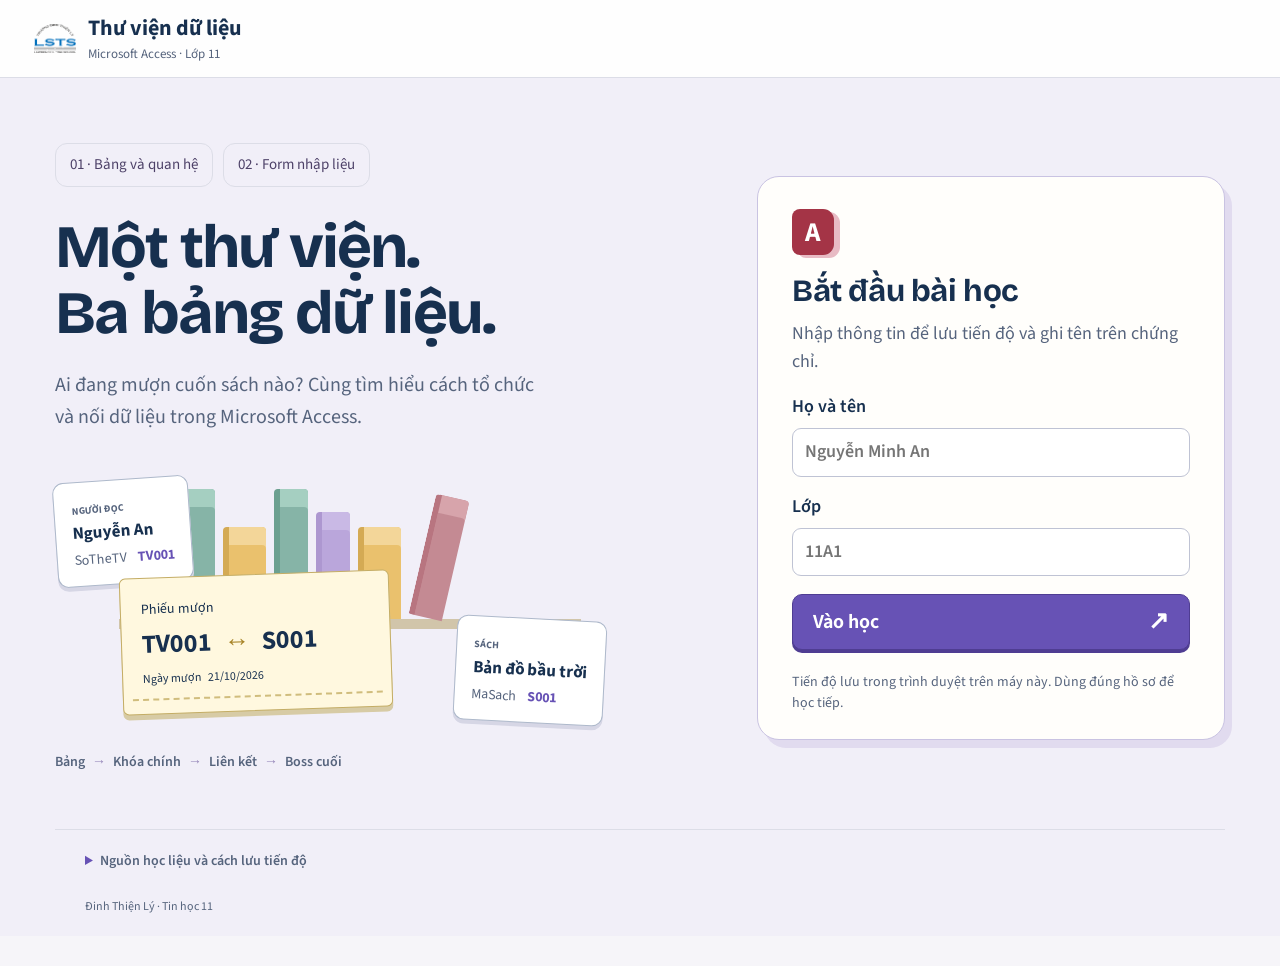
<file: index.html>
<!doctype html>
<html lang="vi">
<head>
  <meta charset="utf-8">
  <meta name="viewport" content="width=device-width, initial-scale=1">
  <meta name="theme-color" content="#6752b5">
  <meta name="description" content="Tự học Microsoft Access qua thư viện tương tác. Khám phá bảng, khóa chính, khóa ngoại và quan hệ, vượt checkpoint và nhận chứng chỉ.">
  <title>Thư viện dữ liệu · Học Microsoft Access</title>
  <link rel="icon" href="assets/logo_lsts.png">
  <link rel="stylesheet" href="style.css?v=voice-20261117">
  <script src="data.js?v=voice-20261117" defer></script>
  <script src="assets/access/photos.js?v=voice-20261117" defer></script>
  <script src="progress.js?v=voice-20261117" defer></script>
  <script src="assets/boss3d.js?v=voice-20261117" defer></script>
  <script src="app.js?v=voice-20261117" defer></script>
</head>
<body>
  <a class="skip-link" href="#main">Đến nội dung học</a>
  <header class="site-header">
    <a class="brand" href="#" aria-label="Thư viện dữ liệu, về bài đang học">
      <img src="assets/logo_lsts.png" width="44" height="44" alt="Trường Đinh Thiện Lý">
      <span><strong>Thư viện dữ liệu</strong><small>Microsoft Access · Lớp 11</small></span>
    </a>
    <div id="identity-bar"></div>
  </header>
  <div id="storage-warning" role="status" hidden></div>
  <div id="app"></div>
  <div id="toast" role="status" aria-live="polite"></div>
  <dialog id="image-dialog" aria-labelledby="image-title">
    <div class="dialog-bar"><h2 id="image-title">Ảnh thao tác Access</h2><div class="image-actions"><button type="button" id="image-actual" aria-pressed="false">Xem 100% điểm ảnh</button><button type="button" data-close="image-dialog" aria-label="Đóng ảnh">Đóng ×</button></div></div>
    <div class="image-scroll"><img id="image-full" alt=""></div>
    <p id="image-caption"></p>
  </dialog>
  <dialog id="certificate-dialog" aria-labelledby="certificate-title">
    <div class="dialog-bar"><h2 id="certificate-title">Chứng chỉ hoàn thành</h2><button type="button" data-close="certificate-dialog" aria-label="Đóng chứng chỉ">Đóng ×</button></div>
    <canvas id="certificate-canvas" width="2400" height="1500" role="img" aria-label="Chứng chỉ hoàn thành với họ tên và lớp"></canvas>
    <div class="certificate-actions"><p>Em có thể tải lại chứng chỉ sau khi mở lại hồ sơ trên máy này.</p><button class="primary" id="download-certificate" type="button">Tải chứng chỉ PNG</button></div>
  </dialog>
</body>
</html>
</file>
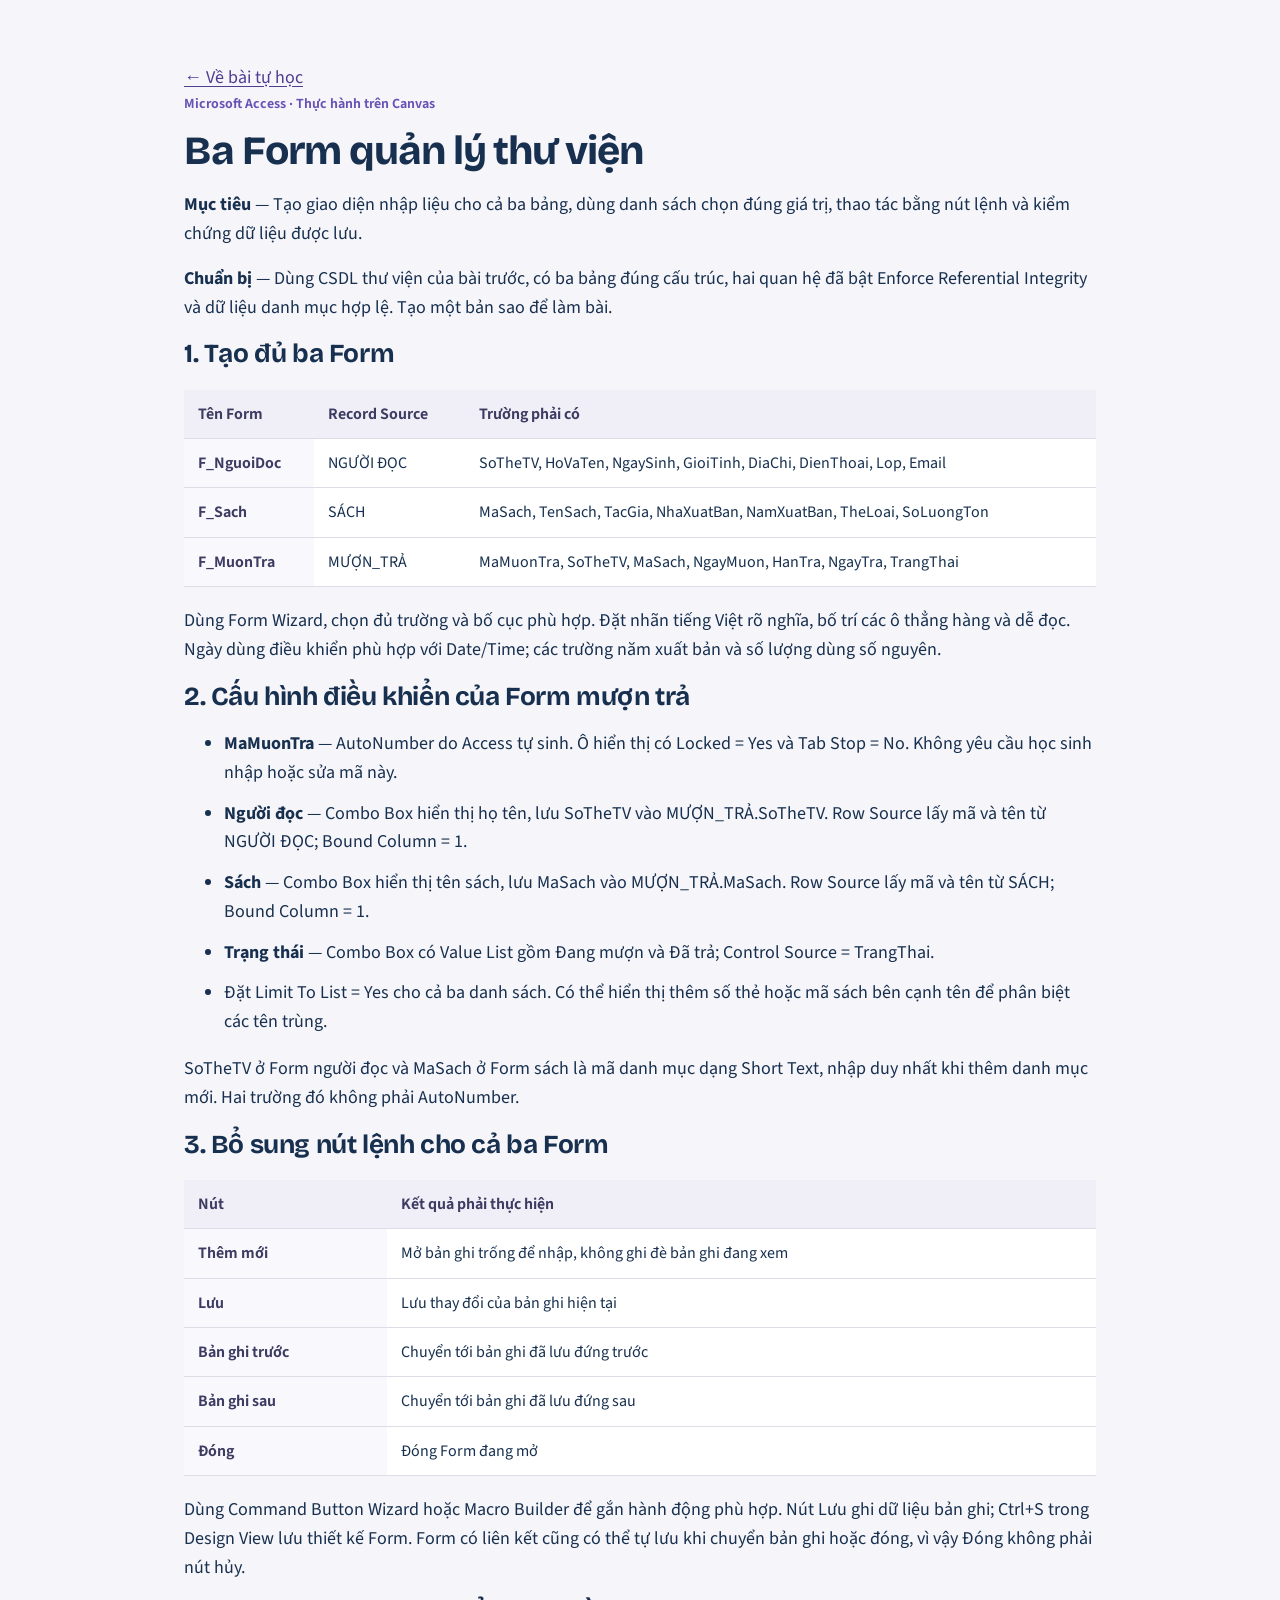
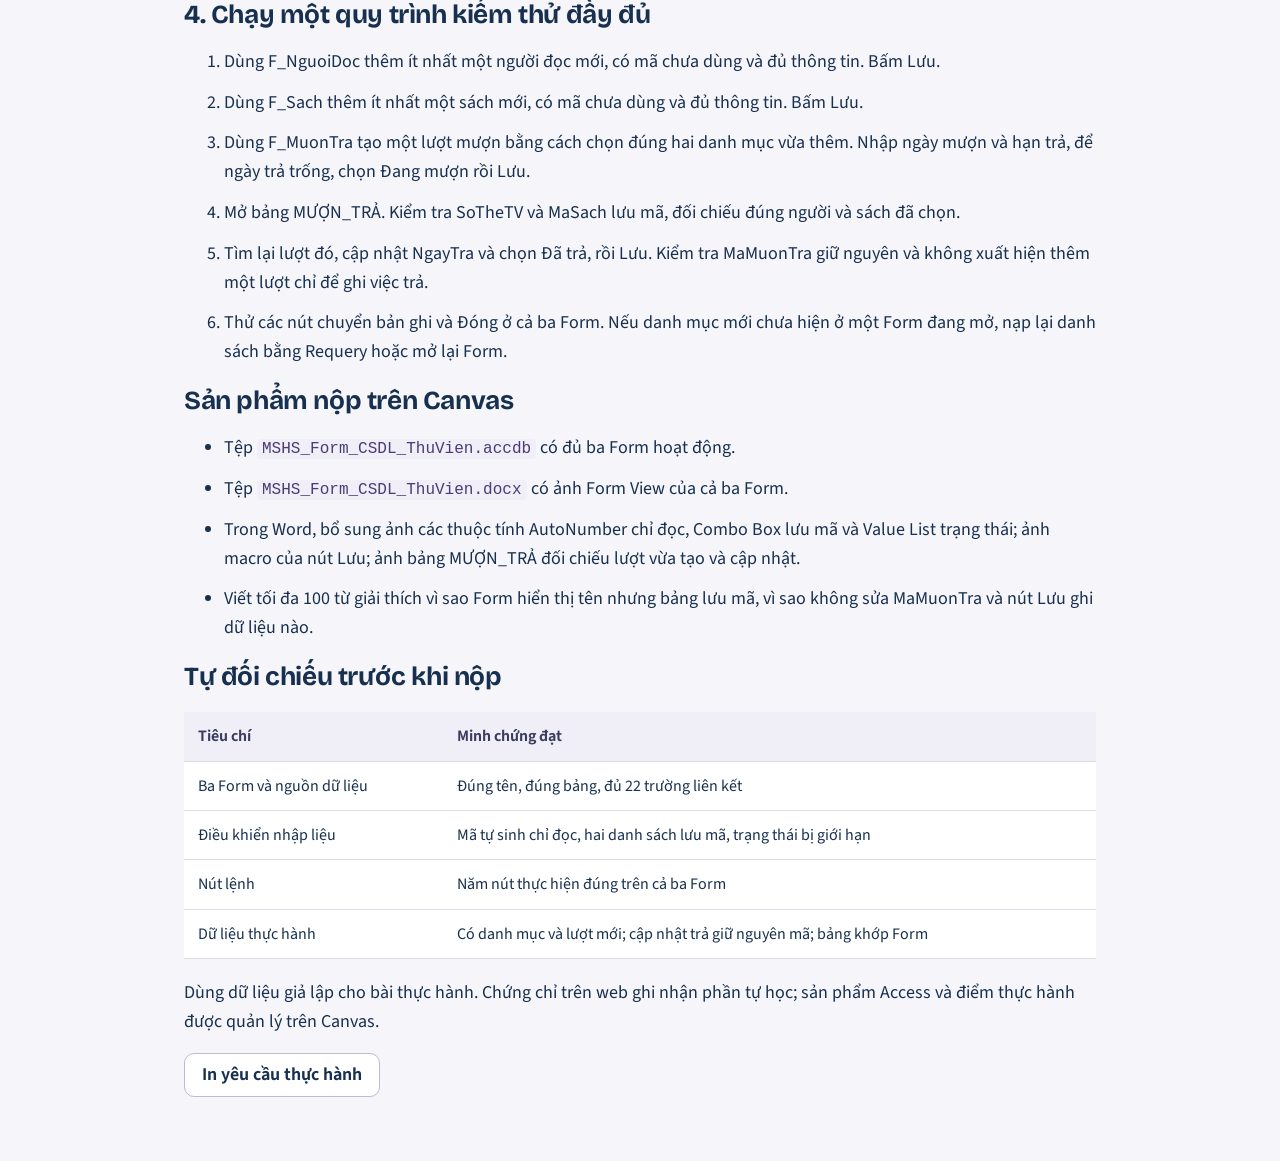
<file: bai02-form-canvas.html>
<!doctype html>
<html lang="vi"><head><meta charset="utf-8"><meta name="viewport" content="width=device-width,initial-scale=1"><title>Thực hành ba Form quản lý thư viện</title><link rel="stylesheet" href="style.css?v=voice-20261117"><style>main{max-width:960px;margin:40px auto;padding:24px}h1{font-size:40px}li{margin:12px 0}table{width:100%}code{overflow-wrap:anywhere}@media print{.print-actions{display:none}main{margin:0}h1{font-size:30px}}</style></head><body><main>
<nav class="print-actions"><a href="forms.html?mode=read">← Về bài tự học</a></nav>
<p class="stage-kicker">Microsoft Access · Thực hành trên Canvas</p><h1>Ba Form quản lý thư viện</h1>
<p><strong>Mục tiêu</strong> — Tạo giao diện nhập liệu cho cả ba bảng, dùng danh sách chọn đúng giá trị, thao tác bằng nút lệnh và kiểm chứng dữ liệu được lưu.</p>
<p><strong>Chuẩn bị</strong> — Dùng CSDL thư viện của bài trước, có ba bảng đúng cấu trúc, hai quan hệ đã bật Enforce Referential Integrity và dữ liệu danh mục hợp lệ. Tạo một bản sao để làm bài.</p>
<h2>1. Tạo đủ ba Form</h2>
<div class="table-scroll"><table><thead><tr><th>Tên Form</th><th>Record Source</th><th>Trường phải có</th></tr></thead><tbody>
<tr><th>F_NguoiDoc</th><td>NGƯỜI ĐỌC</td><td>SoTheTV, HoVaTen, NgaySinh, GioiTinh, DiaChi, DienThoai, Lop, Email</td></tr>
<tr><th>F_Sach</th><td>SÁCH</td><td>MaSach, TenSach, TacGia, NhaXuatBan, NamXuatBan, TheLoai, SoLuongTon</td></tr>
<tr><th>F_MuonTra</th><td>MƯỢN_TRẢ</td><td>MaMuonTra, SoTheTV, MaSach, NgayMuon, HanTra, NgayTra, TrangThai</td></tr>
</tbody></table></div>
<p>Dùng Form Wizard, chọn đủ trường và bố cục phù hợp. Đặt nhãn tiếng Việt rõ nghĩa, bố trí các ô thẳng hàng và dễ đọc. Ngày dùng điều khiển phù hợp với Date/Time; các trường năm xuất bản và số lượng dùng số nguyên.</p>
<h2>2. Cấu hình điều khiển của Form mượn trả</h2>
<ul><li><strong>MaMuonTra</strong> — AutoNumber do Access tự sinh. Ô hiển thị có Locked = Yes và Tab Stop = No. Không yêu cầu học sinh nhập hoặc sửa mã này.</li>
<li><strong>Người đọc</strong> — Combo Box hiển thị họ tên, lưu SoTheTV vào MƯỢN_TRẢ.SoTheTV. Row Source lấy mã và tên từ NGƯỜI ĐỌC; Bound Column = 1.</li>
<li><strong>Sách</strong> — Combo Box hiển thị tên sách, lưu MaSach vào MƯỢN_TRẢ.MaSach. Row Source lấy mã và tên từ SÁCH; Bound Column = 1.</li>
<li><strong>Trạng thái</strong> — Combo Box có Value List gồm Đang mượn và Đã trả; Control Source = TrangThai.</li>
<li>Đặt Limit To List = Yes cho cả ba danh sách. Có thể hiển thị thêm số thẻ hoặc mã sách bên cạnh tên để phân biệt các tên trùng.</li></ul>
<p>SoTheTV ở Form người đọc và MaSach ở Form sách là mã danh mục dạng Short Text, nhập duy nhất khi thêm danh mục mới. Hai trường đó không phải AutoNumber.</p>
<h2>3. Bổ sung nút lệnh cho cả ba Form</h2>
<div class="table-scroll"><table><thead><tr><th>Nút</th><th>Kết quả phải thực hiện</th></tr></thead><tbody>
<tr><th>Thêm mới</th><td>Mở bản ghi trống để nhập, không ghi đè bản ghi đang xem</td></tr>
<tr><th>Lưu</th><td>Lưu thay đổi của bản ghi hiện tại</td></tr>
<tr><th>Bản ghi trước</th><td>Chuyển tới bản ghi đã lưu đứng trước</td></tr>
<tr><th>Bản ghi sau</th><td>Chuyển tới bản ghi đã lưu đứng sau</td></tr>
<tr><th>Đóng</th><td>Đóng Form đang mở</td></tr>
</tbody></table></div>
<p>Dùng Command Button Wizard hoặc Macro Builder để gắn hành động phù hợp. Nút Lưu ghi dữ liệu bản ghi; Ctrl+S trong Design View lưu thiết kế Form. Form có liên kết cũng có thể tự lưu khi chuyển bản ghi hoặc đóng, vì vậy Đóng không phải nút hủy.</p>
<h2>4. Chạy một quy trình kiểm thử đầy đủ</h2>
<ol><li>Dùng F_NguoiDoc thêm ít nhất một người đọc mới, có mã chưa dùng và đủ thông tin. Bấm Lưu.</li>
<li>Dùng F_Sach thêm ít nhất một sách mới, có mã chưa dùng và đủ thông tin. Bấm Lưu.</li>
<li>Dùng F_MuonTra tạo một lượt mượn bằng cách chọn đúng hai danh mục vừa thêm. Nhập ngày mượn và hạn trả, để ngày trả trống, chọn Đang mượn rồi Lưu.</li>
<li>Mở bảng MƯỢN_TRẢ. Kiểm tra SoTheTV và MaSach lưu mã, đối chiếu đúng người và sách đã chọn.</li>
<li>Tìm lại lượt đó, cập nhật NgayTra và chọn Đã trả, rồi Lưu. Kiểm tra MaMuonTra giữ nguyên và không xuất hiện thêm một lượt chỉ để ghi việc trả.</li>
<li>Thử các nút chuyển bản ghi và Đóng ở cả ba Form. Nếu danh mục mới chưa hiện ở một Form đang mở, nạp lại danh sách bằng Requery hoặc mở lại Form.</li></ol>
<h2>Sản phẩm nộp trên Canvas</h2>
<ul><li>Tệp <code>MSHS_Form_CSDL_ThuVien.accdb</code> có đủ ba Form hoạt động.</li>
<li>Tệp <code>MSHS_Form_CSDL_ThuVien.docx</code> có ảnh Form View của cả ba Form.</li>
<li>Trong Word, bổ sung ảnh các thuộc tính AutoNumber chỉ đọc, Combo Box lưu mã và Value List trạng thái; ảnh macro của nút Lưu; ảnh bảng MƯỢN_TRẢ đối chiếu lượt vừa tạo và cập nhật.</li>
<li>Viết tối đa 100 từ giải thích vì sao Form hiển thị tên nhưng bảng lưu mã, vì sao không sửa MaMuonTra và nút Lưu ghi dữ liệu nào.</li></ul>
<h2>Tự đối chiếu trước khi nộp</h2>
<div class="table-scroll"><table><thead><tr><th>Tiêu chí</th><th>Minh chứng đạt</th></tr></thead><tbody>
<tr><td>Ba Form và nguồn dữ liệu</td><td>Đúng tên, đúng bảng, đủ 22 trường liên kết</td></tr>
<tr><td>Điều khiển nhập liệu</td><td>Mã tự sinh chỉ đọc, hai danh sách lưu mã, trạng thái bị giới hạn</td></tr>
<tr><td>Nút lệnh</td><td>Năm nút thực hiện đúng trên cả ba Form</td></tr>
<tr><td>Dữ liệu thực hành</td><td>Có danh mục và lượt mới; cập nhật trả giữ nguyên mã; bảng khớp Form</td></tr>
</tbody></table></div>
<p>Dùng dữ liệu giả lập cho bài thực hành. Chứng chỉ trên web ghi nhận phần tự học; sản phẩm Access và điểm thực hành được quản lý trên Canvas.</p>
<div class="print-actions"><button onclick="print()">In yêu cầu thực hành</button></div>
</main></body></html>
</file>
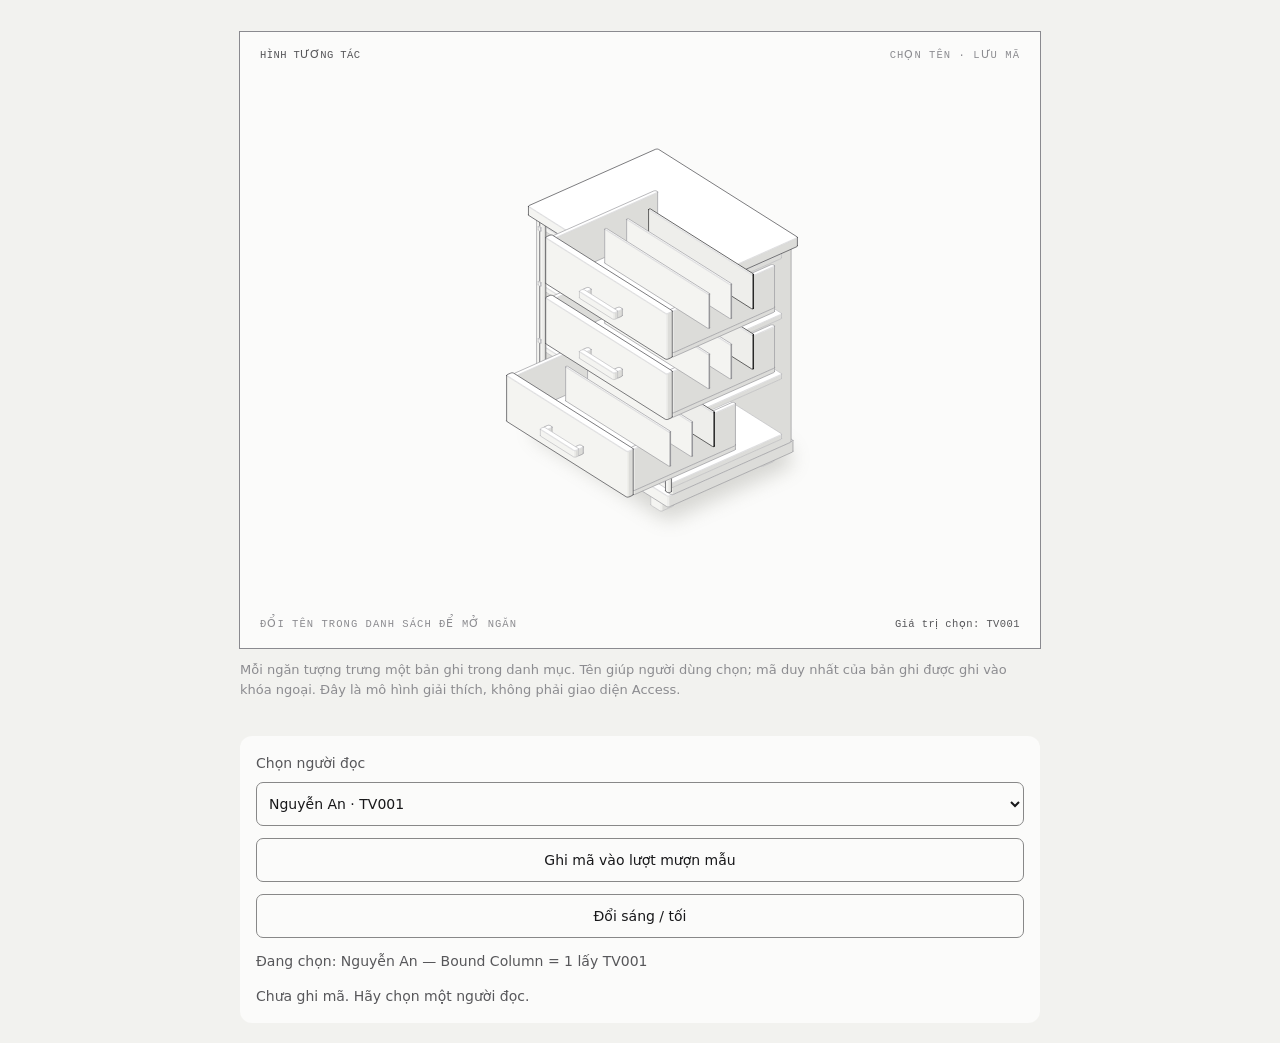
<file: combo-anatomy.html>
<!doctype html><html lang="vi"><head><meta charset="utf-8"><meta name="viewport" content="width=device-width, initial-scale=1"><title>Vì sao Combo Box hiện tên nhưng lưu mã?</title><style>
.iso{
  --anatomy-page:#0b0b0b;--anatomy-card:#131313;--anatomy-text:#a3a3a3;--anatomy-strong:#e6e6e6;--anatomy-muted:#6e6e6e;
  --anatomy-paper:#131313;--anatomy-face:#1b1b1b;--anatomy-top:#1c1c1c;
  --anatomy-shade-0:#0f0f0f;--anatomy-shade-1:#121212;--anatomy-shade-2:#151515;--anatomy-shade-3:#181818;
  --anatomy-lit-top:#262626;--anatomy-lit-shade:#1d1d1d;
  --anatomy-hi:#d4d4d4;--anatomy-mid:#6a6a6a;--anatomy-lo:#3e3e3e;--anatomy-faint:#2a2a2a;--anatomy-lit:#ffffff;
  --anatomy-halo:#050505;--anatomy-halo-opacity:.9;--anatomy-dot:#e6e6e6;
  --anatomy-red:#ff6b6b;--anatomy-green:#6be0a0;--anatomy-blue:#6b9bff;
  --anatomy-weight:.6px;--anatomy-ease:cubic-bezier(.32,.72,0,1);
  --anatomy-mono:ui-monospace,"SF Mono",Menlo,Consolas,monospace;
  --anatomy-lift:inset 0 1px 0 0 #ffffff0a,inset 0 0 0 1px #ffffff06,0 0 0 1px #00000026,0 1px 1px -.5px #00000014,0 3px 3px -1.5px #00000014,0 6px 6px -3px #00000014,0 12px 12px -6px #00000014;
}
.iso[data-theme="light"]{
  --anatomy-page:#f2f2ef;--anatomy-card:#fbfbfa;--anatomy-text:#57575a;--anatomy-strong:#18181a;--anatomy-muted:#8c8c90;
  --anatomy-paper:#fbfbfa;--anatomy-face:#ffffff;--anatomy-top:#ffffff;
  --anatomy-shade-0:#dcdcd9;--anatomy-shade-1:#e5e5e2;--anatomy-shade-2:#ededea;--anatomy-shade-3:#f4f4f1;
  --anatomy-lit-top:#ffffff;--anatomy-lit-shade:#eeeeeb;
  --anatomy-hi:#26262a;--anatomy-mid:#8a8a8f;--anatomy-lo:#b4b4b8;--anatomy-faint:#d4d4d6;--anatomy-lit:#000000;
  --anatomy-halo:#8a8a80;--anatomy-halo-opacity:.32;--anatomy-dot:#3a3a3e;
  --anatomy-red:#e5484d;--anatomy-green:#30a46c;--anatomy-blue:#3e63dd;
  --anatomy-lift:inset 0 1px 0 0 #ffffff,0 0 0 1px #0000000f,0 1px 1px -.5px #0000000a,0 3px 3px -1.5px #0000000a,0 6px 6px -3px #0000000a,0 12px 12px -6px #0000000a;
}
.iso-svg{display:block;width:100%;height:auto;overflow:visible}
.iso-svg path,.iso-svg circle{vector-effect:non-scaling-stroke}
.iso-fill{fill:var(--anatomy-paper);stroke:none}
.iso-solid[data-lit]>.iso-fill{fill:var(--anatomy-face)}
.iso-shade,.iso-top{stroke:none}
.iso-shade[data-shade="0"]{fill:var(--anatomy-shade-0)}
.iso-shade[data-shade="1"]{fill:var(--anatomy-shade-1)}
.iso-shade[data-shade="2"]{fill:var(--anatomy-shade-2)}
.iso-shade[data-shade="3"]{fill:var(--anatomy-shade-3)}
.iso-top{fill:var(--anatomy-top)}
.iso-solid[data-lit]>.iso-top{fill:var(--anatomy-lit-top)}
.iso-solid[data-lit]>.iso-shade{fill:var(--anatomy-lit-shade)}
.iso-solid[data-seamless]>.iso-shade,.iso-solid[data-seamless]>.iso-top{stroke-width:.4;stroke-linejoin:round}
.iso-solid[data-seamless]>.iso-shade[data-shade="0"]{stroke:var(--anatomy-shade-0)}
.iso-solid[data-seamless]>.iso-shade[data-shade="1"]{stroke:var(--anatomy-shade-1)}
.iso-solid[data-seamless]>.iso-shade[data-shade="2"]{stroke:var(--anatomy-shade-2)}
.iso-solid[data-seamless]>.iso-shade[data-shade="3"]{stroke:var(--anatomy-shade-3)}
.iso-solid[data-seamless]>.iso-top{stroke:var(--anatomy-top)}
.iso-solid[data-seamless][data-lit]>.iso-top{stroke:var(--anatomy-lit-top)}
.iso-solid[data-seamless][data-lit]>.iso-shade{stroke:var(--anatomy-lit-shade)}
.iso-solid[data-lit]>.iso-edge{stroke:var(--anatomy-lit)}
.iso-halo{fill:var(--anatomy-halo);stroke:none;filter:blur(9px);opacity:var(--anatomy-halo-opacity);transform:translateY(3px)}
.iso-line{fill:none;stroke:var(--anatomy-lo);stroke-width:var(--anatomy-weight);stroke-linecap:round;stroke-linejoin:round}
.iso-line[data-tone="hi"]{stroke:var(--anatomy-hi)}
.iso-line[data-tone="mid"]{stroke:var(--anatomy-mid)}
.iso-line[data-tone="lo"]{stroke:var(--anatomy-lo)}
.iso-line[data-tone="faint"]{stroke:var(--anatomy-faint)}
.iso-line[data-tone="lit"]{stroke:var(--anatomy-lit)}
.iso-line[data-tone="red"]{stroke:var(--anatomy-red)}
.iso-line[data-tone="green"]{stroke:var(--anatomy-green)}
.iso-line[data-tone="blue"]{stroke:var(--anatomy-blue)}
.iso-line[data-dotted]{stroke-dasharray:.01 3.5;stroke-width:1}
.iso-line[data-dashed]{stroke-dasharray:3 3}
.iso-line[data-flow]{stroke-dasharray:2 6}
.iso-wire-end{fill:var(--anatomy-paper);stroke:var(--anatomy-lo);stroke-width:var(--anatomy-weight)}
.iso-wire[data-tone="hi"] .iso-wire-end{stroke:var(--anatomy-hi)}
.iso-wire[data-tone="mid"] .iso-wire-end{stroke:var(--anatomy-mid)}
.iso-wire[data-tone="faint"] .iso-wire-end{stroke:var(--anatomy-faint)}
.iso-wire[data-tone="lit"] .iso-wire-end{stroke:var(--anatomy-lit)}
.iso-dots circle{fill:var(--anatomy-dot);stroke:none;opacity:.32}
.iso-dots[data-tone="hi"] circle{opacity:.85}
.iso-dots[data-tone="mid"] circle{opacity:.45}
.iso-dots[data-tone="lo"] circle{opacity:.22}
.iso-dots[data-tone="faint"] circle{opacity:.12}
.iso-face-text{fill:var(--anatomy-mid);font-family:var(--anatomy-mono);letter-spacing:.04em}
.iso-face-text[data-tone="hi"]{fill:var(--anatomy-hi)}
.iso-face-text[data-tone="lo"]{fill:var(--anatomy-lo)}
.iso-face-text[data-tone="faint"]{fill:var(--anatomy-faint)}
.tb-body{fill:var(--anatomy-shade-2);stroke:none}
.tb-shine{fill:var(--anatomy-top);stroke:none}
.tb-shade{fill:var(--anatomy-shade-0);stroke:none}
.tb-ring{fill:none;stroke:var(--anatomy-lo);stroke-width:.45;stroke-linecap:butt;stroke-linejoin:round}
.tb-ring[data-tone="mid"]{stroke:var(--anatomy-mid)}
.tb-ring[data-tone="faint"]{stroke:var(--anatomy-faint)}
.tb-ring[data-tone="hi"]{stroke:var(--anatomy-hi)}
@keyframes iso-flow{to{stroke-dashoffset:-32}}
@keyframes iso-pulse{0%,100%{opacity:.18}12%{opacity:1}40%{opacity:.18}}
.iso-line[data-flow]{animation:iso-flow 1600ms linear infinite}
.iso-dots circle[data-pulse]{animation:iso-pulse 1600ms steps(1,end) infinite;animation-delay:var(--pulse-at,0ms)}
.iso-figure{margin:32px 0 36px}
.iso-plate{position:relative;padding:52px 24px;border-radius:0;background:var(--anatomy-card);box-shadow:0 0 0 1px var(--anatomy-mid);--anatomy-paper:var(--anatomy-card)}
.iso-plate-corners{position:absolute;inset:18px 20px;pointer-events:none}
.iso-plate-corner{position:absolute;color:var(--anatomy-muted);font-family:var(--anatomy-mono);font-size:10.5px;line-height:1;letter-spacing:.04em;white-space:nowrap}
.iso-plate-corner[data-corner="fig"]{top:0;left:0;color:var(--anatomy-text)}
.iso-plate-corner[data-corner="title"]{top:0;right:0;text-transform:uppercase;letter-spacing:.1em}
.iso-plate-corner[data-corner="hint"]{bottom:0;left:0;text-transform:uppercase;letter-spacing:.1em}
.iso-plate-corner[data-corner="readout"]{right:0;bottom:0;color:var(--anatomy-text);font-variant-numeric:tabular-nums}
.iso-plate .iso-svg{margin:0 auto}
.iso-legend{display:grid;gap:8px;margin-top:12px;color:var(--anatomy-muted);font-size:13px;line-height:1.55}
.iso-keys{display:flex;flex-wrap:wrap;gap:6px 18px}
.iso-key{display:inline-flex;align-items:center;gap:7px}
.iso-swatch{width:16px;height:10px;flex:none;overflow:visible}
.iso-swatch path{fill:none;stroke:var(--anatomy-hi);stroke-width:1;vector-effect:non-scaling-stroke;stroke-linejoin:round;stroke-linecap:round}
.iso-swatch[data-mark="raised"] path,.iso-swatch[data-mark="flat"] path{stroke:var(--anatomy-mid)}
.iso-swatch[data-mark="lit"] path{stroke:var(--anatomy-lit)}
.iso-swatch[data-mark="dim"] path{stroke:var(--anatomy-lo)}
.iso-swatch[data-mark="dotted"] path{stroke-dasharray:.01 3;stroke-width:1.4}
.iso-swatch[data-mark="dashed"] path{stroke-dasharray:3 2.5}
.iso-swatch[data-mark="red"] path{stroke:var(--anatomy-red)}
.iso-swatch[data-mark="green"] path{stroke:var(--anatomy-green)}
.iso-swatch[data-mark="blue"] path{stroke:var(--anatomy-blue)}
.iso-swatch-crease{stroke:var(--anatomy-lo)!important}
@media (max-width:560px){.iso-plate{padding:48px 12px 70px}.iso-plate-corner[data-corner="hint"]{bottom:18px}}
@media (prefers-reduced-motion:reduce){.iso-line[data-flow],.iso-dots circle[data-pulse]{animation:none}}

*{box-sizing:border-box}
html{color-scheme:dark}
body[data-theme="light"]{color-scheme:light}
body{margin:0;background:var(--anatomy-page);color:var(--anatomy-text);font:14px/1.6 ui-sans-serif,system-ui,-apple-system,"Segoe UI",sans-serif;-webkit-font-smoothing:antialiased}
.iso-page{width:min(800px,100% - 32px);margin:64px auto 96px}
 .iso-page{margin:12px auto 20px}.controls{display:grid;gap:12px;padding:16px;background:var(--anatomy-card);border:1px solid var(--anatomy-rule);border-radius:12px}select,button{font:inherit;min-height:44px;border:1px solid #888;border-radius:7px;padding:8px;background:var(--anatomy-card);color:var(--anatomy-strong)}label{display:grid;gap:8px}.controls p{margin:0}button:focus-visible,select:focus-visible{outline:3px solid #007e88;outline-offset:3px}@media(max-width:500px){.iso-plate-corner[data-corner="hint"]{font-size:10px}.iso-plate-corner[data-corner="title"]{font-size:11px}} </style></head><body class="iso" data-theme="light"><main class="iso-page"><figure class="iso-figure"><div class="iso-plate"><div class="iso-plate-corners" aria-hidden="true"><span class="iso-plate-corner" data-corner="fig">HÌNH TƯƠNG TÁC</span><span class="iso-plate-corner" data-corner="title">Chọn tên · lưu mã</span><span class="iso-plate-corner" data-corner="hint">Đổi tên trong danh sách để mở ngăn</span><span class="iso-plate-corner" data-corner="readout" data-readout>TV001</span></div><div class="iso-stage"><svg xmlns="http://www.w3.org/2000/svg" class="iso-svg" viewBox="0 0 720 490" role="img" aria-label="Tủ thẻ ba ngăn. Chọn tên mở ngăn tương ứng, giá trị lưu là mã duy nhất."><path class="iso-halo" d="M258.9 321.2L259.1 320.6L259.6 320L260.2 319.5L261 319L372.5 269.5L373.5 269.1L374.5 268.9L375.7 268.7L376.9 268.7L378 268.8L379.1 269.1L380.1 269.4L380.9 269.8L503.6 347.3L504.2 347.8L504.7 348.4L504.9 349L505 349.6L505 361.8L504.7 362.4L504.3 363L503.7 363.5L502.9 363.9L391.4 413.5L390.4 413.8L389.3 414.1L388.2 414.2L387 414.2L385.9 414.1L384.8 413.9L383.8 413.5L383 413.1L260.3 335.6L259.6 335.1L259.2 334.5L258.9 333.9L258.9 333.3Z"/><g class="iso-solid"><path class="iso-fill" d="M363.5 285.1L363.6 284.8L363.9 284.5L364.3 284.2L373.8 280L374.4 279.8L375 279.7L375.7 279.7L376.3 279.9L376.8 280.1L384.8 285.1L385.2 285.5L385.3 285.8L385.3 295.9L385.2 296.3L385 296.6L384.5 296.9L375 301.1L374.5 301.3L373.8 301.4L373.1 301.3L372.5 301.2L372 301L364 295.9L363.7 295.6L363.5 295.3Z"/><path class="iso-shade" data-shade="0" d="M385.3 295.9L385.2 296.3L385.2 286.2L385.3 285.8ZM385.2 296.3L385 296.6L385 286.5L385.2 286.2ZM385 296.6L384.5 296.9L384.5 286.8L385 286.5ZM384.5 296.9L375 301.1L375 291L384.5 286.8ZM375 301.1L374.5 301.3L374.5 291.2L375 291Z"/><path class="iso-shade" data-shade="1" d="M374.5 301.3L373.8 301.4L373.8 291.2L374.5 291.2Z"/><path class="iso-shade" data-shade="2" d="M373.8 301.4L373.1 301.3L373.1 291.2L373.8 291.2ZM373.1 301.3L372.5 301.2L372.5 291.1L373.1 291.2Z"/><path class="iso-shade" data-shade="3" d="M372.5 301.2L372 301L372 290.8L372.5 291.1ZM372 301L364 295.9L364 285.8L372 290.8ZM364 295.9L363.7 295.6L363.7 285.5L364 285.8ZM363.7 295.6L363.5 295.3L363.5 285.1L363.7 285.5Z"/><path class="iso-top" d="M384.8 285.1L385.2 285.5L385.3 285.8L385.2 286.2L385 286.5L384.5 286.8L375 291L374.5 291.2L373.8 291.2L373.1 291.2L372.5 291.1L372 290.8L364 285.8L363.7 285.5L363.5 285.1L363.6 284.8L363.9 284.5L364.3 284.2L373.8 280L374.4 279.8L375 279.7L375.7 279.7L376.3 279.9L376.8 280.1Z"/><path class="iso-line iso-crease" data-tone="faint" d="M385.3 285.8L385.2 286.2L385 286.5L384.5 286.8L375 291L374.5 291.2L373.8 291.2L373.1 291.2L372.5 291.1L372 290.8L364 285.8L363.7 285.5L363.5 285.1"/><path class="iso-line iso-bevel" data-tone="faint" d="M385.3 285.8L384.5 286.1L384.4 286.3L384 286.5L374.6 290.7L374.2 290.8L373.8 290.9L373.3 290.8L372.9 290.7L372.5 290.6L364.6 285.6L364.4 285.4L363.5 285.1"/><path class="iso-line iso-edge" data-tone="lo" d="M363.5 285.1L363.6 284.8L363.9 284.5L364.3 284.2L373.8 280L374.4 279.8L375 279.7L375.7 279.7L376.3 279.9L376.8 280.1L384.8 285.1L385.2 285.5L385.3 285.8M385.3 295.9L385.2 296.3L385 296.6L384.5 296.9L375 301.1L374.5 301.3L373.8 301.4L373.1 301.3L372.5 301.2L372 301L364 295.9L363.7 295.6L363.5 295.3M385.3 285.8L385.3 295.9M363.5 285.1L363.5 295.3"/></g><g class="iso-solid"><path class="iso-fill" d="M267.6 327.8L267.6 327.5L267.9 327.1L268.3 326.9L277.9 322.6L278.4 322.5L279.1 322.4L279.8 322.4L280.4 322.5L280.9 322.8L288.9 327.8L289.2 328.1L289.4 328.5L289.4 338.6L289.3 338.9L289 339.3L288.6 339.5L279.1 343.8L278.5 343.9L277.9 344L277.2 344L276.6 343.9L276.1 343.6L268.1 338.6L267.7 338.3L267.6 337.9Z"/><path class="iso-shade" data-shade="0" d="M289.4 338.6L289.3 338.9L289.3 328.8L289.4 328.5ZM289.3 338.9L289 339.3L289 329.1L289.3 328.8ZM289 339.3L288.6 339.5L288.6 329.4L289 329.1ZM288.6 339.5L279.1 343.8L279.1 333.6L288.6 329.4ZM279.1 343.8L278.5 343.9L278.5 333.8L279.1 333.6Z"/><path class="iso-shade" data-shade="1" d="M278.5 343.9L277.9 344L277.9 333.9L278.5 333.8Z"/><path class="iso-shade" data-shade="2" d="M277.9 344L277.2 344L277.2 333.9L277.9 333.9ZM277.2 344L276.6 343.9L276.6 333.7L277.2 333.9Z"/><path class="iso-shade" data-shade="3" d="M276.6 343.9L276.1 343.6L276.1 333.5L276.6 333.7ZM276.1 343.6L268.1 338.6L268.1 328.5L276.1 333.5ZM268.1 338.6L267.7 338.3L267.7 328.2L268.1 328.5ZM267.7 338.3L267.6 337.9L267.6 327.8L267.7 328.2Z"/><path class="iso-top" d="M288.9 327.8L289.2 328.1L289.4 328.5L289.3 328.8L289 329.1L288.6 329.4L279.1 333.6L278.5 333.8L277.9 333.9L277.2 333.9L276.6 333.7L276.1 333.5L268.1 328.5L267.7 328.2L267.6 327.8L267.6 327.5L267.9 327.1L268.3 326.9L277.9 322.6L278.4 322.5L279.1 322.4L279.8 322.4L280.4 322.5L280.9 322.8Z"/><path class="iso-line iso-crease" data-tone="faint" d="M289.4 328.5L289.3 328.8L289 329.1L288.6 329.4L279.1 333.6L278.5 333.8L277.9 333.9L277.2 333.9L276.6 333.7L276.1 333.5L268.1 328.5L267.7 328.2L267.6 327.8"/><path class="iso-line iso-bevel" data-tone="faint" d="M289.4 328.5L288.6 328.7L288.4 328.9L288.1 329.1L278.7 333.3L278.2 333.5L277.8 333.5L277.4 333.5L276.9 333.4L276.6 333.2L268.7 328.2L268.4 328L267.6 327.8"/><path class="iso-line iso-edge" data-tone="lo" d="M267.6 327.8L267.6 327.5L267.9 327.1L268.3 326.9L277.9 322.6L278.4 322.5L279.1 322.4L279.8 322.4L280.4 322.5L280.9 322.8L288.9 327.8L289.2 328.1L289.4 328.5M289.4 338.6L289.3 338.9L289 339.3L288.6 339.5L279.1 343.8L278.5 343.9L277.9 344L277.2 344L276.6 343.9L276.1 343.6L268.1 338.6L267.7 338.3L267.6 337.9M289.4 328.5L289.4 338.6M267.6 327.8L267.6 337.9"/></g><g class="iso-solid"><path class="iso-fill" d="M466.3 350L466.3 349.7L466.6 349.4L467.1 349.1L476.6 344.9L477.1 344.7L477.8 344.6L478.5 344.6L479.1 344.8L479.6 345L487.6 350L487.9 350.3L488.1 350.7L488.1 360.8L488 361.2L487.7 361.5L487.3 361.8L477.8 366L477.2 366.2L476.6 366.2L475.9 366.2L475.3 366.1L474.8 365.8L466.8 360.8L466.4 360.5L466.3 360.2Z"/><path class="iso-shade" data-shade="0" d="M488.1 360.8L488 361.2L488 351L488.1 350.7ZM488 361.2L487.7 361.5L487.7 351.4L488 351ZM487.7 361.5L487.3 361.8L487.3 351.6L487.7 351.4ZM487.3 361.8L477.8 366L477.8 355.9L487.3 351.6ZM477.8 366L477.2 366.2L477.2 356.1L477.8 355.9Z"/><path class="iso-shade" data-shade="1" d="M477.2 366.2L476.6 366.2L476.6 356.1L477.2 356.1Z"/><path class="iso-shade" data-shade="2" d="M476.6 366.2L475.9 366.2L475.9 356.1L476.6 356.1ZM475.9 366.2L475.3 366.1L475.3 356L475.9 356.1Z"/><path class="iso-shade" data-shade="3" d="M475.3 366.1L474.8 365.8L474.8 355.7L475.3 356ZM474.8 365.8L466.8 360.8L466.8 350.7L474.8 355.7ZM466.8 360.8L466.4 360.5L466.4 350.4L466.8 350.7ZM466.4 360.5L466.3 360.2L466.3 350L466.4 350.4Z"/><path class="iso-top" d="M487.6 350L487.9 350.3L488.1 350.7L488 351L487.7 351.4L487.3 351.6L477.8 355.9L477.2 356.1L476.6 356.1L475.9 356.1L475.3 356L474.8 355.7L466.8 350.7L466.4 350.4L466.3 350L466.3 349.7L466.6 349.4L467.1 349.1L476.6 344.9L477.1 344.7L477.8 344.6L478.5 344.6L479.1 344.8L479.6 345Z"/><path class="iso-line iso-crease" data-tone="faint" d="M488.1 350.7L488 351L487.7 351.4L487.3 351.6L477.8 355.9L477.2 356.1L476.6 356.1L475.9 356.1L475.3 356L474.8 355.7L466.8 350.7L466.4 350.4L466.3 350"/><path class="iso-line iso-bevel" data-tone="faint" d="M488.1 350.7L487.3 351L487.1 351.2L486.8 351.4L477.4 355.6L476.9 355.7L476.5 355.8L476.1 355.7L475.6 355.6L475.3 355.5L467.4 350.5L467.1 350.2L466.3 350"/><path class="iso-line iso-edge" data-tone="lo" d="M466.3 350L466.3 349.7L466.6 349.4L467.1 349.1L476.6 344.9L477.1 344.7L477.8 344.6L478.5 344.6L479.1 344.8L479.6 345L487.6 350L487.9 350.3L488.1 350.7M488.1 360.8L488 361.2L487.7 361.5L487.3 361.8L477.8 366L477.2 366.2L476.6 366.2L475.9 366.2L475.3 366.1L474.8 365.8L466.8 360.8L466.4 360.5L466.3 360.2M488.1 350.7L488.1 360.8M466.3 350L466.3 360.2"/></g><g class="iso-solid"><path class="iso-fill" d="M370.3 392.7L370.4 392.3L370.7 392L371.1 391.8L380.6 387.5L381.2 387.3L381.8 387.3L382.5 387.3L383.1 387.4L383.6 387.7L391.6 392.7L391.9 393L392.1 393.4L392.1 403.5L392 403.8L391.8 404.2L391.3 404.4L381.8 408.6L381.3 408.8L380.6 408.9L379.9 408.9L379.3 408.7L378.8 408.5L370.8 403.5L370.5 403.2L370.3 402.8Z"/><path class="iso-shade" data-shade="0" d="M392.1 403.5L392 403.8L392 393.7L392.1 393.4ZM392 403.8L391.8 404.2L391.8 394L392 393.7ZM391.8 404.2L391.3 404.4L391.3 394.3L391.8 394ZM391.3 404.4L381.8 408.6L381.8 398.5L391.3 394.3ZM381.8 408.6L381.3 408.8L381.3 398.7L381.8 398.5Z"/><path class="iso-shade" data-shade="1" d="M381.3 408.8L380.6 408.9L380.6 398.8L381.3 398.7Z"/><path class="iso-shade" data-shade="2" d="M380.6 408.9L379.9 408.9L379.9 398.8L380.6 398.8ZM379.9 408.9L379.3 408.7L379.3 398.6L379.9 398.8Z"/><path class="iso-shade" data-shade="3" d="M379.3 408.7L378.8 408.5L378.8 398.4L379.3 398.6ZM378.8 408.5L370.8 403.5L370.8 393.4L378.8 398.4ZM370.8 403.5L370.5 403.2L370.5 393.1L370.8 393.4ZM370.5 403.2L370.3 402.8L370.3 392.7L370.5 393.1Z"/><path class="iso-top" d="M391.6 392.7L391.9 393L392.1 393.4L392 393.7L391.8 394L391.3 394.3L381.8 398.5L381.3 398.7L380.6 398.8L379.9 398.8L379.3 398.6L378.8 398.4L370.8 393.4L370.5 393.1L370.3 392.7L370.4 392.3L370.7 392L371.1 391.8L380.6 387.5L381.2 387.3L381.8 387.3L382.5 387.3L383.1 387.4L383.6 387.7Z"/><path class="iso-line iso-crease" data-tone="faint" d="M392.1 393.4L392 393.7L391.8 394L391.3 394.3L381.8 398.5L381.3 398.7L380.6 398.8L379.9 398.8L379.3 398.6L378.8 398.4L370.8 393.4L370.5 393.1L370.3 392.7"/><path class="iso-line iso-bevel" data-tone="faint" d="M392.1 393.4L391.3 393.6L391.2 393.8L390.8 394L381.4 398.2L381 398.4L380.6 398.4L380.1 398.4L379.7 398.3L379.3 398.1L371.4 393.1L371.2 392.9L370.3 392.7"/><path class="iso-line iso-edge" data-tone="lo" d="M370.3 392.7L370.4 392.3L370.7 392L371.1 391.8L380.6 387.5L381.2 387.3L381.8 387.3L382.5 387.3L383.1 387.4L383.6 387.7L391.6 392.7L391.9 393L392.1 393.4M392.1 403.5L392 403.8L391.8 404.2L391.3 404.4L381.8 408.6L381.3 408.8L380.6 408.9L379.9 408.9L379.3 408.7L378.8 408.5L370.8 403.5L370.5 403.2L370.3 402.8M392.1 393.4L392.1 403.5M370.3 392.7L370.3 402.8"/></g><g class="iso-solid"><path class="iso-fill" d="M257.3 313.2L257.4 312.8L257.6 312.5L258.1 312.2L375.4 260.1L376 259.9L376.7 259.8L377.3 259.8L377.9 260L378.4 260.2L506 340.8L506.4 341.1L506.5 341.4L506.5 351.5L506.5 351.9L506.2 352.2L505.8 352.5L388.4 404.7L387.9 404.9L387.2 404.9L386.5 404.9L385.9 404.8L385.4 404.5L257.8 324L257.5 323.6L257.3 323.3Z"/><path class="iso-shade" data-shade="0" d="M506.5 351.5L506.5 351.9L506.5 341.8L506.5 341.4ZM506.5 351.9L506.2 352.2L506.2 342.1L506.5 341.8ZM506.2 352.2L505.8 352.5L505.8 342.4L506.2 342.1ZM505.8 352.5L388.4 404.7L388.4 394.6L505.8 342.4ZM388.4 404.7L387.9 404.9L387.9 394.7L388.4 394.6Z"/><path class="iso-shade" data-shade="1" d="M387.9 404.9L387.2 404.9L387.2 394.8L387.9 394.7Z"/><path class="iso-shade" data-shade="2" d="M387.2 404.9L386.5 404.9L386.5 394.8L387.2 394.8ZM386.5 404.9L385.9 404.8L385.9 394.6L386.5 394.8Z"/><path class="iso-shade" data-shade="3" d="M385.9 404.8L385.4 404.5L385.4 394.4L385.9 394.6ZM385.4 404.5L257.8 324L257.8 313.8L385.4 394.4ZM257.8 324L257.5 323.6L257.5 313.5L257.8 313.8ZM257.5 323.6L257.3 323.3L257.3 313.2L257.5 313.5Z"/><path class="iso-top" d="M506 340.8L506.4 341.1L506.5 341.4L506.5 341.8L506.2 342.1L505.8 342.4L388.4 394.6L387.9 394.7L387.2 394.8L386.5 394.8L385.9 394.6L385.4 394.4L257.8 313.8L257.5 313.5L257.3 313.2L257.4 312.8L257.6 312.5L258.1 312.2L375.4 260.1L376 259.9L376.7 259.8L377.3 259.8L377.9 260L378.4 260.2Z"/><path class="iso-line iso-crease" data-tone="faint" d="M506.5 341.4L506.5 341.8L506.2 342.1L505.8 342.4L388.4 394.6L387.9 394.7L387.2 394.8L386.5 394.8L385.9 394.6L385.4 394.4L257.8 313.8L257.5 313.5L257.3 313.2"/><path class="iso-line iso-bevel" data-tone="faint" d="M506.5 341.4L505.8 341.7L505.6 341.9L505.3 342.1L388 394.2L387.6 394.4L387.2 394.4L386.7 394.4L386.3 394.3L385.9 394.1L258.4 313.6L258.1 313.4L257.3 313.2"/><path class="iso-line iso-edge" data-tone="mid" d="M257.3 313.2L257.4 312.8L257.6 312.5L258.1 312.2L375.4 260.1L376 259.9L376.7 259.8L377.3 259.8L377.9 260L378.4 260.2L506 340.8L506.4 341.1L506.5 341.4M506.5 351.5L506.5 351.9L506.2 352.2L505.8 352.5L388.4 404.7L387.9 404.9L387.2 404.9L386.5 404.9L385.9 404.8L385.4 404.5L257.8 324L257.5 323.6L257.3 323.3M506.5 341.4L506.5 351.5M257.3 313.2L257.3 323.3"/></g><g class="iso-solid"><path class="iso-fill" d="M373.9 77.7L373.9 77.3L374.2 77L374.6 76.8L375.9 76.2L376.5 76L377.1 75.9L377.8 75.9L378.4 76.1L378.9 76.3L501.9 154L502.3 154.3L502.4 154.6L502.4 340.8L502.4 341.1L502.1 341.5L501.6 341.7L500.4 342.3L499.8 342.5L499.1 342.6L498.5 342.5L497.9 342.4L497.3 342.2L374.4 264.5L374 264.2L373.9 263.8Z"/><path class="iso-shade" data-shade="0" d="M502.4 340.8L502.4 341.1L502.4 155L502.4 154.6ZM502.4 341.1L502.1 341.5L502.1 155.3L502.4 155ZM502.1 341.5L501.6 341.7L501.6 155.6L502.1 155.3ZM501.6 341.7L500.4 342.3L500.4 156.2L501.6 155.6ZM500.4 342.3L499.8 342.5L499.8 156.4L500.4 156.2Z"/><path class="iso-shade" data-shade="1" d="M499.8 342.5L499.1 342.6L499.1 156.4L499.8 156.4Z"/><path class="iso-shade" data-shade="2" d="M499.1 342.6L498.5 342.5L498.5 156.4L499.1 156.4ZM498.5 342.5L497.9 342.4L497.9 156.3L498.5 156.4Z"/><path class="iso-shade" data-shade="3" d="M497.9 342.4L497.3 342.2L497.3 156L497.9 156.3ZM497.3 342.2L374.4 264.5L374.4 78.4L497.3 156ZM374.4 264.5L374 264.2L374 78L374.4 78.4ZM374 264.2L373.9 263.8L373.9 77.7L374 78Z"/><path class="iso-top" d="M501.9 154L502.3 154.3L502.4 154.6L502.4 155L502.1 155.3L501.6 155.6L500.4 156.2L499.8 156.4L499.1 156.4L498.5 156.4L497.9 156.3L497.3 156L374.4 78.4L374 78L373.9 77.7L373.9 77.3L374.2 77L374.6 76.8L375.9 76.2L376.5 76L377.1 75.9L377.8 75.9L378.4 76.1L378.9 76.3Z"/><path class="iso-line iso-crease" data-tone="faint" d="M502.4 154.6L502.4 155L502.1 155.3L501.6 155.6L500.4 156.2L499.8 156.4L499.1 156.4L498.5 156.4L497.9 156.3L497.3 156L374.4 78.4L374 78L373.9 77.7"/><path class="iso-line iso-bevel" data-tone="faint" d="M502.4 154.6L501.7 154.9L501.5 155.1L501.1 155.3L500 155.9L499.5 156L499.1 156.1L498.6 156L498.2 155.9L497.9 155.8L374.9 78.1L374.7 77.9L373.9 77.7"/><path class="iso-line iso-edge" data-tone="lo" d="M373.9 77.7L373.9 77.3L374.2 77L374.6 76.8L375.9 76.2L376.5 76L377.1 75.9L377.8 75.9L378.4 76.1L378.9 76.3L501.9 154L502.3 154.3L502.4 154.6M502.4 340.8L502.4 341.1L502.1 341.5L501.6 341.7L500.4 342.3L499.8 342.5L499.1 342.6L498.5 342.5L497.9 342.4L497.3 342.2L374.4 264.5L374 264.2L373.9 263.8M502.4 154.6L502.4 340.8M373.9 77.7L373.9 263.8"/></g><g class="iso-solid"><path class="iso-fill" d="M261 125.4L261 125.1L261.3 124.7L261.7 124.5L373.6 74.7L374.2 74.5L374.8 74.5L375.5 74.5L376.1 74.6L376.6 74.9L378.5 76L378.8 76.3L379 76.7L379 262.8L378.9 263.2L378.6 263.5L378.2 263.8L266.3 313.5L265.8 313.7L265.1 313.8L264.4 313.7L263.8 313.6L263.3 313.4L261.5 312.2L261.1 311.9L261 311.6Z"/><path class="iso-shade" data-shade="0" d="M379 262.8L378.9 263.2L378.9 77L379 76.7ZM378.9 263.2L378.6 263.5L378.6 77.4L378.9 77ZM378.6 263.5L378.2 263.8L378.2 77.6L378.6 77.4ZM378.2 263.8L266.3 313.5L266.3 127.4L378.2 77.6ZM266.3 313.5L265.8 313.7L265.8 127.6L266.3 127.4Z"/><path class="iso-shade" data-shade="1" d="M265.8 313.7L265.1 313.8L265.1 127.6L265.8 127.6Z"/><path class="iso-shade" data-shade="2" d="M265.1 313.8L264.4 313.7L264.4 127.6L265.1 127.6ZM264.4 313.7L263.8 313.6L263.8 127.5L264.4 127.6Z"/><path class="iso-shade" data-shade="3" d="M263.8 313.6L263.3 313.4L263.3 127.2L263.8 127.5ZM263.3 313.4L261.5 312.2L261.5 126.1L263.3 127.2ZM261.5 312.2L261.1 311.9L261.1 125.8L261.5 126.1ZM261.1 311.9L261 311.6L261 125.4L261.1 125.8Z"/><path class="iso-top" d="M378.5 76L378.8 76.3L379 76.7L378.9 77L378.6 77.4L378.2 77.6L266.3 127.4L265.8 127.6L265.1 127.6L264.4 127.6L263.8 127.5L263.3 127.2L261.5 126.1L261.1 125.8L261 125.4L261 125.1L261.3 124.7L261.7 124.5L373.6 74.7L374.2 74.5L374.8 74.5L375.5 74.5L376.1 74.6L376.6 74.9Z"/><path class="iso-line iso-crease" data-tone="faint" d="M379 76.7L378.9 77L378.6 77.4L378.2 77.6L266.3 127.4L265.8 127.6L265.1 127.6L264.4 127.6L263.8 127.5L263.3 127.2L261.5 126.1L261.1 125.8L261 125.4"/><path class="iso-line iso-bevel" data-tone="faint" d="M379 76.7L378.2 76.9L378 77.2L377.7 77.4L265.9 127.1L265.5 127.2L265.1 127.3L264.6 127.2L264.2 127.1L263.8 127L262.1 125.8L261.8 125.6L261 125.4"/><path class="iso-line iso-edge" data-tone="mid" d="M261 125.4L261 125.1L261.3 124.7L261.7 124.5L373.6 74.7L374.2 74.5L374.8 74.5L375.5 74.5L376.1 74.6L376.6 74.9L378.5 76L378.8 76.3L379 76.7M379 262.8L378.9 263.2L378.6 263.5L378.2 263.8L266.3 313.5L265.8 313.7L265.1 313.8L264.4 313.7L263.8 313.6L263.3 313.4L261.5 312.2L261.1 311.9L261 311.6M379 76.7L379 262.8M261 125.4L261 311.6"/></g><g class="iso-solid"><path class="iso-fill" d="M386.7 204.8L386.8 204.5L387.1 204.2L387.5 203.9L499.3 154.1L499.9 154L500.6 153.9L501.2 153.9L501.9 154.1L502.4 154.3L504.2 155.4L504.6 155.8L504.7 156.1L504.7 342.2L504.7 342.6L504.4 342.9L503.9 343.2L392.1 392.9L391.5 393.1L390.9 393.2L390.2 393.2L389.6 393L389.1 392.8L387.2 391.6L386.9 391.3L386.7 391Z"/><path class="iso-shade" data-shade="0" d="M504.7 342.2L504.7 342.6L504.7 156.5L504.7 156.1ZM504.7 342.6L504.4 342.9L504.4 156.8L504.7 156.5ZM504.4 342.9L503.9 343.2L503.9 157.1L504.4 156.8ZM503.9 343.2L392.1 392.9L392.1 206.8L503.9 157.1ZM392.1 392.9L391.5 393.1L391.5 207L392.1 206.8Z"/><path class="iso-shade" data-shade="1" d="M391.5 393.1L390.9 393.2L390.9 207.1L391.5 207Z"/><path class="iso-shade" data-shade="2" d="M390.9 393.2L390.2 393.2L390.2 207L390.9 207.1ZM390.2 393.2L389.6 393L389.6 206.9L390.2 207Z"/><path class="iso-shade" data-shade="3" d="M389.6 393L389.1 392.8L389.1 206.6L389.6 206.9ZM389.1 392.8L387.2 391.6L387.2 205.5L389.1 206.6ZM387.2 391.6L386.9 391.3L386.9 205.2L387.2 205.5ZM386.9 391.3L386.7 391L386.7 204.8L386.9 205.2Z"/><path class="iso-top" d="M504.2 155.4L504.6 155.8L504.7 156.1L504.7 156.5L504.4 156.8L503.9 157.1L392.1 206.8L391.5 207L390.9 207.1L390.2 207L389.6 206.9L389.1 206.6L387.2 205.5L386.9 205.2L386.7 204.8L386.8 204.5L387.1 204.2L387.5 203.9L499.3 154.1L499.9 154L500.6 153.9L501.2 153.9L501.9 154.1L502.4 154.3Z"/><path class="iso-line iso-crease" data-tone="faint" d="M504.7 156.1L504.7 156.5L504.4 156.8L503.9 157.1L392.1 206.8L391.5 207L390.9 207.1L390.2 207L389.6 206.9L389.1 206.6L387.2 205.5L386.9 205.2L386.7 204.8"/><path class="iso-line iso-bevel" data-tone="faint" d="M504.7 156.1L504 156.4L503.8 156.6L503.4 156.8L391.7 206.5L391.3 206.6L390.8 206.7L390.4 206.7L390 206.6L389.6 206.4L387.8 205.3L387.5 205L386.7 204.8"/><path class="iso-line iso-edge" data-tone="mid" d="M386.7 204.8L386.8 204.5L387.1 204.2L387.5 203.9L499.3 154.1L499.9 154L500.6 153.9L501.2 153.9L501.9 154.1L502.4 154.3L504.2 155.4L504.6 155.8L504.7 156.1M504.7 342.2L504.7 342.6L504.4 342.9L503.9 343.2L392.1 392.9L391.5 393.1L390.9 393.2L390.2 393.2L389.6 393L389.1 392.8L387.2 391.6L386.9 391.3L386.7 391M504.7 156.1L504.7 342.2M386.7 204.8L386.7 391"/></g><g class="iso-solid"><path class="iso-fill" d="M266.5 308L266.6 307.6L266.8 307.3L267.3 307L373.6 259.7L374.2 259.6L374.9 259.5L375.5 259.5L376.1 259.6L376.7 259.9L495 334.6L495.4 335L495.5 335.3L495.5 339.3L495.5 339.7L495.2 340L494.8 340.3L388.4 387.6L387.8 387.8L387.2 387.9L386.5 387.8L385.9 387.7L385.4 387.5L267 312.7L266.6 312.4L266.5 312Z"/><path class="iso-shade" data-shade="0" d="M495.5 339.3L495.5 339.7L495.5 335.7L495.5 335.3ZM495.5 339.7L495.2 340L495.2 336L495.5 335.7ZM495.2 340L494.8 340.3L494.8 336.3L495.2 336ZM494.8 340.3L388.4 387.6L388.4 383.5L494.8 336.3ZM388.4 387.6L387.8 387.8L387.8 383.7L388.4 383.5Z"/><path class="iso-shade" data-shade="1" d="M387.8 387.8L387.2 387.9L387.2 383.8L387.8 383.7Z"/><path class="iso-shade" data-shade="2" d="M387.2 387.9L386.5 387.8L386.5 383.8L387.2 383.8ZM386.5 387.8L385.9 387.7L385.9 383.6L386.5 383.8Z"/><path class="iso-shade" data-shade="3" d="M385.9 387.7L385.4 387.5L385.4 383.4L385.9 383.6ZM385.4 387.5L267 312.7L267 308.6L385.4 383.4ZM267 312.7L266.6 312.4L266.6 308.3L267 308.6ZM266.6 312.4L266.5 312L266.5 308L266.6 308.3Z"/><path class="iso-top" d="M495 334.6L495.4 335L495.5 335.3L495.5 335.7L495.2 336L494.8 336.3L388.4 383.5L387.8 383.7L387.2 383.8L386.5 383.8L385.9 383.6L385.4 383.4L267 308.6L266.6 308.3L266.5 308L266.6 307.6L266.8 307.3L267.3 307L373.6 259.7L374.2 259.6L374.9 259.5L375.5 259.5L376.1 259.6L376.7 259.9Z"/><path class="iso-line iso-crease" data-tone="faint" d="M495.5 335.3L495.5 335.7L495.2 336L494.8 336.3L388.4 383.5L387.8 383.7L387.2 383.8L386.5 383.8L385.9 383.6L385.4 383.4L267 308.6L266.6 308.3L266.5 308"/><path class="iso-line iso-bevel" data-tone="faint" d="M495.5 335.3L494.8 335.6L494.6 335.8L494.3 336L388 383.2L387.6 383.4L387.1 383.4L386.7 383.4L386.3 383.3L385.9 383.1L267.6 308.4L267.3 308.2L266.5 308"/><path class="iso-line iso-edge" data-tone="lo" d="M266.5 308L266.6 307.6L266.8 307.3L267.3 307L373.6 259.7L374.2 259.6L374.9 259.5L375.5 259.5L376.1 259.6L376.7 259.9L495 334.6L495.4 335L495.5 335.3M495.5 339.3L495.5 339.7L495.2 340L494.8 340.3L388.4 387.6L387.8 387.8L387.2 387.9L386.5 387.8L385.9 387.7L385.4 387.5L267 312.7L266.6 312.4L266.5 312M495.5 335.3L495.5 339.3M266.5 308L266.5 312"/></g><g class="iso-solid"><path class="iso-fill" d="M266.5 250.3L266.6 250L266.8 249.6L267.3 249.4L373.6 202.1L374.2 201.9L374.9 201.8L375.5 201.8L376.1 202L376.7 202.2L495 277L495.4 277.3L495.5 277.6L495.5 281.7L495.5 282L495.2 282.4L494.8 282.6L388.4 329.9L387.8 330.1L387.2 330.2L386.5 330.2L385.9 330L385.4 329.8L267 255L266.6 254.7L266.5 254.4Z"/><path class="iso-shade" data-shade="0" d="M495.5 281.7L495.5 282L495.5 278L495.5 277.6ZM495.5 282L495.2 282.4L495.2 278.3L495.5 278ZM495.2 282.4L494.8 282.6L494.8 278.6L495.2 278.3ZM494.8 282.6L388.4 329.9L388.4 325.9L494.8 278.6ZM388.4 329.9L387.8 330.1L387.8 326.1L388.4 325.9Z"/><path class="iso-shade" data-shade="1" d="M387.8 330.1L387.2 330.2L387.2 326.1L387.8 326.1Z"/><path class="iso-shade" data-shade="2" d="M387.2 330.2L386.5 330.2L386.5 326.1L387.2 326.1ZM386.5 330.2L385.9 330L385.9 326L386.5 326.1Z"/><path class="iso-shade" data-shade="3" d="M385.9 330L385.4 329.8L385.4 325.7L385.9 326ZM385.4 329.8L267 255L267 251L385.4 325.7ZM267 255L266.6 254.7L266.6 250.7L267 251ZM266.6 254.7L266.5 254.4L266.5 250.3L266.6 250.7Z"/><path class="iso-top" d="M495 277L495.4 277.3L495.5 277.6L495.5 278L495.2 278.3L494.8 278.6L388.4 325.9L387.8 326.1L387.2 326.1L386.5 326.1L385.9 326L385.4 325.7L267 251L266.6 250.7L266.5 250.3L266.6 250L266.8 249.6L267.3 249.4L373.6 202.1L374.2 201.9L374.9 201.8L375.5 201.8L376.1 202L376.7 202.2Z"/><path class="iso-line iso-crease" data-tone="faint" d="M495.5 277.6L495.5 278L495.2 278.3L494.8 278.6L388.4 325.9L387.8 326.1L387.2 326.1L386.5 326.1L385.9 326L385.4 325.7L267 251L266.6 250.7L266.5 250.3"/><path class="iso-line iso-bevel" data-tone="faint" d="M495.5 277.6L494.8 277.9L494.6 278.1L494.3 278.3L388 325.6L387.6 325.7L387.1 325.8L386.7 325.7L386.3 325.7L385.9 325.5L267.6 250.8L267.3 250.5L266.5 250.3"/><path class="iso-line iso-edge" data-tone="lo" d="M266.5 250.3L266.6 250L266.8 249.6L267.3 249.4L373.6 202.1L374.2 201.9L374.9 201.8L375.5 201.8L376.1 202L376.7 202.2L495 277L495.4 277.3L495.5 277.6M495.5 281.7L495.5 282L495.2 282.4L494.8 282.6L388.4 329.9L387.8 330.1L387.2 330.2L386.5 330.2L385.9 330L385.4 329.8L267 255L266.6 254.7L266.5 254.4M495.5 277.6L495.5 281.7M266.5 250.3L266.5 254.4"/></g><g class="iso-solid"><path class="iso-fill" d="M266.5 192.7L266.6 192.3L266.8 192L267.3 191.7L373.6 144.4L374.2 144.2L374.9 144.1L375.5 144.2L376.1 144.3L376.7 144.6L495 219.3L495.4 219.6L495.5 220L495.5 224L495.5 224.4L495.2 224.7L494.8 225L388.4 272.3L387.8 272.5L387.2 272.5L386.5 272.5L385.9 272.4L385.4 272.1L267 197.4L266.6 197.1L266.5 196.7Z"/><path class="iso-shade" data-shade="0" d="M495.5 224L495.5 224.4L495.5 220.3L495.5 220ZM495.5 224.4L495.2 224.7L495.2 220.7L495.5 220.3ZM495.2 224.7L494.8 225L494.8 220.9L495.2 220.7ZM494.8 225L388.4 272.3L388.4 268.2L494.8 220.9ZM388.4 272.3L387.8 272.5L387.8 268.4L388.4 268.2Z"/><path class="iso-shade" data-shade="1" d="M387.8 272.5L387.2 272.5L387.2 268.5L387.8 268.4Z"/><path class="iso-shade" data-shade="2" d="M387.2 272.5L386.5 272.5L386.5 268.5L387.2 268.5ZM386.5 272.5L385.9 272.4L385.9 268.3L386.5 268.5Z"/><path class="iso-shade" data-shade="3" d="M385.9 272.4L385.4 272.1L385.4 268.1L385.9 268.3ZM385.4 272.1L267 197.4L267 193.3L385.4 268.1ZM267 197.4L266.6 197.1L266.6 193L267 193.3ZM266.6 197.1L266.5 196.7L266.5 192.7L266.6 193Z"/><path class="iso-top" d="M495 219.3L495.4 219.6L495.5 220L495.5 220.3L495.2 220.7L494.8 220.9L388.4 268.2L387.8 268.4L387.2 268.5L386.5 268.5L385.9 268.3L385.4 268.1L267 193.3L266.6 193L266.5 192.7L266.6 192.3L266.8 192L267.3 191.7L373.6 144.4L374.2 144.2L374.9 144.1L375.5 144.2L376.1 144.3L376.7 144.6Z"/><path class="iso-line iso-crease" data-tone="faint" d="M495.5 220L495.5 220.3L495.2 220.7L494.8 220.9L388.4 268.2L387.8 268.4L387.2 268.5L386.5 268.5L385.9 268.3L385.4 268.1L267 193.3L266.6 193L266.5 192.7"/><path class="iso-line iso-bevel" data-tone="faint" d="M495.5 220L494.8 220.2L494.6 220.5L494.3 220.7L388 267.9L387.6 268.1L387.1 268.1L386.7 268.1L386.3 268L385.9 267.8L267.6 193.1L267.3 192.9L266.5 192.7"/><path class="iso-line iso-edge" data-tone="lo" d="M266.5 192.7L266.6 192.3L266.8 192L267.3 191.7L373.6 144.4L374.2 144.2L374.9 144.1L375.5 144.2L376.1 144.3L376.7 144.6L495 219.3L495.4 219.6L495.5 220M495.5 224L495.5 224.4L495.2 224.7L494.8 225L388.4 272.3L387.8 272.5L387.2 272.5L386.5 272.5L385.9 272.4L385.4 272.1L267 197.4L266.6 197.1L266.5 196.7M495.5 220L495.5 224M266.5 192.7L266.5 196.7"/></g><g class="iso-solid"><path class="iso-fill" d="M266.5 135L266.6 134.6L266.8 134.3L267.3 134L373.6 86.7L374.2 86.6L374.9 86.5L375.5 86.5L376.1 86.7L376.7 86.9L495 161.7L495.4 162L495.5 162.3L495.5 166.4L495.5 166.7L495.2 167L494.8 167.3L388.4 214.6L387.8 214.8L387.2 214.9L386.5 214.8L385.9 214.7L385.4 214.5L267 139.7L266.6 139.4L266.5 139Z"/><path class="iso-shade" data-shade="0" d="M495.5 166.4L495.5 166.7L495.5 162.7L495.5 162.3ZM495.5 166.7L495.2 167L495.2 163L495.5 162.7ZM495.2 167L494.8 167.3L494.8 163.3L495.2 163ZM494.8 167.3L388.4 214.6L388.4 210.6L494.8 163.3ZM388.4 214.6L387.8 214.8L387.8 210.7L388.4 210.6Z"/><path class="iso-shade" data-shade="1" d="M387.8 214.8L387.2 214.9L387.2 210.8L387.8 210.7Z"/><path class="iso-shade" data-shade="2" d="M387.2 214.9L386.5 214.8L386.5 210.8L387.2 210.8ZM386.5 214.8L385.9 214.7L385.9 210.7L386.5 210.8Z"/><path class="iso-shade" data-shade="3" d="M385.9 214.7L385.4 214.5L385.4 210.4L385.9 210.7ZM385.4 214.5L267 139.7L267 135.6L385.4 210.4ZM267 139.7L266.6 139.4L266.6 135.3L267 135.6ZM266.6 139.4L266.5 139L266.5 135L266.6 135.3Z"/><path class="iso-top" d="M495 161.7L495.4 162L495.5 162.3L495.5 162.7L495.2 163L494.8 163.3L388.4 210.6L387.8 210.7L387.2 210.8L386.5 210.8L385.9 210.7L385.4 210.4L267 135.6L266.6 135.3L266.5 135L266.6 134.6L266.8 134.3L267.3 134L373.6 86.7L374.2 86.6L374.9 86.5L375.5 86.5L376.1 86.7L376.7 86.9Z"/><path class="iso-line iso-crease" data-tone="faint" d="M495.5 162.3L495.5 162.7L495.2 163L494.8 163.3L388.4 210.6L387.8 210.7L387.2 210.8L386.5 210.8L385.9 210.7L385.4 210.4L267 135.6L266.6 135.3L266.5 135"/><path class="iso-line iso-bevel" data-tone="faint" d="M495.5 162.3L494.8 162.6L494.6 162.8L494.3 163L388 210.2L387.6 210.4L387.1 210.4L386.7 210.4L386.3 210.3L385.9 210.2L267.6 135.4L267.3 135.2L266.5 135"/><path class="iso-line iso-edge" data-tone="lo" d="M266.5 135L266.6 134.6L266.8 134.3L267.3 134L373.6 86.7L374.2 86.6L374.9 86.5L375.5 86.5L376.1 86.7L376.7 86.9L495 161.7L495.4 162L495.5 162.3M495.5 166.4L495.5 166.7L495.2 167L494.8 167.3L388.4 214.6L387.8 214.8L387.2 214.9L386.5 214.8L385.9 214.7L385.4 214.5L267 139.7L266.6 139.4L266.5 139M495.5 162.3L495.5 166.4M266.5 135L266.5 139"/></g><g class="iso-solid"><path class="iso-fill" d="M264 131.4L264.1 131L264.4 130.7L264.8 130.4L265.2 130.3L265.8 130.1L266.4 130L267.1 130.1L267.7 130.2L268.2 130.4L269.3 131.1L269.6 131.4L269.8 131.8L269.8 313.9L269.7 314.2L269.5 314.5L269 314.8L268.6 315L268.1 315.1L267.4 315.2L266.7 315.2L266.1 315.1L265.6 314.8L264.5 314.1L264.2 313.8L264 313.5Z"/><path class="iso-shade" data-shade="0" d="M269.8 313.9L269.7 314.2L269.7 132.1L269.8 131.8ZM269.7 314.2L269.5 314.5L269.5 132.4L269.7 132.1ZM269.5 314.5L269 314.8L269 132.7L269.5 132.4ZM269 314.8L268.6 315L268.6 132.9L269 132.7ZM268.6 315L268.1 315.1L268.1 133.1L268.6 132.9Z"/><path class="iso-shade" data-shade="1" d="M268.1 315.1L267.4 315.2L267.4 133.1L268.1 133.1Z"/><path class="iso-shade" data-shade="2" d="M267.4 315.2L266.7 315.2L266.7 133.1L267.4 133.1ZM266.7 315.2L266.1 315.1L266.1 133L266.7 133.1Z"/><path class="iso-shade" data-shade="3" d="M266.1 315.1L265.6 314.8L265.6 132.7L266.1 133ZM265.6 314.8L264.5 314.1L264.5 132.1L265.6 132.7ZM264.5 314.1L264.2 313.8L264.2 131.7L264.5 132.1ZM264.2 313.8L264 313.5L264 131.4L264.2 131.7Z"/><path class="iso-top" d="M269.3 131.1L269.6 131.4L269.8 131.8L269.7 132.1L269.5 132.4L269 132.7L268.6 132.9L268.1 133.1L267.4 133.1L266.7 133.1L266.1 133L265.6 132.7L264.5 132.1L264.2 131.7L264 131.4L264.1 131L264.4 130.7L264.8 130.4L265.2 130.3L265.8 130.1L266.4 130L267.1 130.1L267.7 130.2L268.2 130.4Z"/><path class="iso-line iso-crease" data-tone="faint" d="M269.8 131.8L269.7 132.1L269.5 132.4L269 132.7L268.6 132.9L268.1 133.1L267.4 133.1L266.7 133.1L266.1 133L265.6 132.7L264.5 132.1L264.2 131.7L264 131.4"/><path class="iso-line iso-bevel" data-tone="faint" d="M269.8 131.8L269 132L268.8 132.2L268.5 132.4L268.2 132.6L267.8 132.7L267.4 132.8L266.9 132.7L266.5 132.6L266.1 132.5L265.1 131.8L264.9 131.6L264 131.4"/><path class="iso-line iso-edge" data-tone="hi" d="M264 131.4L264.1 131L264.4 130.7L264.8 130.4L265.2 130.3L265.8 130.1L266.4 130L267.1 130.1L267.7 130.2L268.2 130.4L269.3 131.1L269.6 131.4L269.8 131.8M269.8 313.9L269.7 314.2L269.5 314.5L269 314.8L268.6 315L268.1 315.1L267.4 315.2L266.7 315.2L266.1 315.1L265.6 314.8L264.5 314.1L264.2 313.8L264 313.5M269.8 131.8L269.8 313.9M264 131.4L264 313.5"/></g><g class="iso-solid"><path class="iso-fill" d="M384.4 207.4L384.5 207.1L384.8 206.7L385.2 206.5L385.6 206.3L386.1 206.1L386.8 206.1L387.5 206.1L388.1 206.2L388.6 206.5L389.7 207.1L390 207.4L390.2 207.8L390.2 389.9L390.1 390.2L389.8 390.6L389.4 390.8L389 391L388.5 391.2L387.8 391.3L387.1 391.2L386.5 391.1L386 390.9L384.9 390.2L384.6 389.9L384.4 389.5Z"/><path class="iso-shade" data-shade="0" d="M390.2 389.9L390.1 390.2L390.1 208.1L390.2 207.8ZM390.1 390.2L389.8 390.6L389.8 208.5L390.1 208.1ZM389.8 390.6L389.4 390.8L389.4 208.7L389.8 208.5ZM389.4 390.8L389 391L389 208.9L389.4 208.7ZM389 391L388.5 391.2L388.5 209.1L389 208.9Z"/><path class="iso-shade" data-shade="1" d="M388.5 391.2L387.8 391.3L387.8 209.2L388.5 209.1Z"/><path class="iso-shade" data-shade="2" d="M387.8 391.3L387.1 391.2L387.1 209.1L387.8 209.2ZM387.1 391.2L386.5 391.1L386.5 209L387.1 209.1Z"/><path class="iso-shade" data-shade="3" d="M386.5 391.1L386 390.9L386 208.8L386.5 209ZM386 390.9L384.9 390.2L384.9 208.1L386 208.8ZM384.9 390.2L384.6 389.9L384.6 207.8L384.9 208.1ZM384.6 389.9L384.4 389.5L384.4 207.4L384.6 207.8Z"/><path class="iso-top" d="M389.7 207.1L390 207.4L390.2 207.8L390.1 208.1L389.8 208.5L389.4 208.7L389 208.9L388.5 209.1L387.8 209.2L387.1 209.1L386.5 209L386 208.8L384.9 208.1L384.6 207.8L384.4 207.4L384.5 207.1L384.8 206.7L385.2 206.5L385.6 206.3L386.1 206.1L386.8 206.1L387.5 206.1L388.1 206.2L388.6 206.5Z"/><path class="iso-line iso-crease" data-tone="faint" d="M390.2 207.8L390.1 208.1L389.8 208.5L389.4 208.7L389 208.9L388.5 209.1L387.8 209.2L387.1 209.1L386.5 209L386 208.8L384.9 208.1L384.6 207.8L384.4 207.4"/><path class="iso-line iso-bevel" data-tone="faint" d="M390.2 207.8L389.4 208L389.2 208.3L388.9 208.5L388.6 208.6L388.2 208.7L387.7 208.8L387.3 208.8L386.9 208.7L386.5 208.5L385.5 207.9L385.2 207.6L384.4 207.4"/><path class="iso-line iso-edge" data-tone="hi" d="M384.4 207.4L384.5 207.1L384.8 206.7L385.2 206.5L385.6 206.3L386.1 206.1L386.8 206.1L387.5 206.1L388.1 206.2L388.6 206.5L389.7 207.1L390 207.4L390.2 207.8M390.2 389.9L390.1 390.2L389.8 390.6L389.4 390.8L389 391L388.5 391.2L387.8 391.3L387.1 391.2L386.5 391.1L386 390.9L384.9 390.2L384.6 389.9L384.4 389.5M390.2 207.8L390.2 389.9M384.4 207.4L384.4 389.5"/></g><g class="iso-solid"><path class="iso-fill" d="M376.2 78.1L376.2 77.8L376.5 77.5L376.9 77.2L377.3 77L377.9 76.8L378.5 76.8L379.2 76.8L379.8 76.9L380.3 77.2L498.7 151.9L499 152.2L499.2 152.6L499.2 156.6L499.1 157L498.9 157.3L498.4 157.6L498.1 157.8L497.5 157.9L496.8 158L496.2 158L495.6 157.8L495 157.6L376.7 82.8L376.3 82.5L376.2 82.2Z"/><path class="iso-shade" data-shade="0" d="M499.2 156.6L499.1 157L499.1 152.9L499.2 152.6ZM499.1 157L498.9 157.3L498.9 153.3L499.1 152.9ZM498.9 157.3L498.4 157.6L498.4 153.5L498.9 153.3ZM498.4 157.6L498.1 157.8L498.1 153.7L498.4 153.5ZM498.1 157.8L497.5 157.9L497.5 153.9L498.1 153.7Z"/><path class="iso-shade" data-shade="1" d="M497.5 157.9L496.8 158L496.8 154L497.5 153.9Z"/><path class="iso-shade" data-shade="2" d="M496.8 158L496.2 158L496.2 153.9L496.8 154ZM496.2 158L495.6 157.8L495.6 153.8L496.2 153.9Z"/><path class="iso-shade" data-shade="3" d="M495.6 157.8L495 157.6L495 153.6L495.6 153.8ZM495 157.6L376.7 82.8L376.7 78.8L495 153.6ZM376.7 82.8L376.3 82.5L376.3 78.5L376.7 78.8ZM376.3 82.5L376.2 82.2L376.2 78.1L376.3 78.5Z"/><path class="iso-top" d="M498.7 151.9L499 152.2L499.2 152.6L499.1 152.9L498.9 153.3L498.4 153.5L498.1 153.7L497.5 153.9L496.8 154L496.2 153.9L495.6 153.8L495 153.6L376.7 78.8L376.3 78.5L376.2 78.1L376.2 77.8L376.5 77.5L376.9 77.2L377.3 77L377.9 76.8L378.5 76.8L379.2 76.8L379.8 76.9L380.3 77.2Z"/><path class="iso-line iso-crease" data-tone="faint" d="M499.2 152.6L499.1 152.9L498.9 153.3L498.4 153.5L498.1 153.7L497.5 153.9L496.8 154L496.2 153.9L495.6 153.8L495 153.6L376.7 78.8L376.3 78.5L376.2 78.1"/><path class="iso-line iso-bevel" data-tone="faint" d="M499.2 152.6L498.4 152.9L498.3 153.1L497.9 153.3L497.7 153.4L497.2 153.5L496.8 153.6L496.3 153.6L495.9 153.5L495.6 153.3L377.2 78.6L377 78.3L376.2 78.1"/><path class="iso-line iso-edge" data-tone="hi" d="M376.2 78.1L376.2 77.8L376.5 77.5L376.9 77.2L377.3 77L377.9 76.8L378.5 76.8L379.2 76.8L379.8 76.9L380.3 77.2L498.7 151.9L499 152.2L499.2 152.6M499.2 156.6L499.1 157L498.9 157.3L498.4 157.6L498.1 157.8L497.5 157.9L496.8 158L496.2 158L495.6 157.8L495 157.6L376.7 82.8L376.3 82.5L376.2 82.2M499.2 152.6L499.2 156.6M376.2 78.1L376.2 82.2"/></g><g class="iso-solid"><path class="iso-fill" d="M266.5 126.9L266.6 126.5L266.8 126.2L267.3 126L267.6 125.8L268.2 125.6L268.9 125.5L269.5 125.6L270.1 125.7L270.6 125.9L389 200.7L389.4 201L389.5 201.4L389.5 205.4L389.5 205.8L389.2 206.1L388.8 206.3L388.4 206.5L387.8 206.7L387.2 206.8L386.5 206.7L385.9 206.6L385.4 206.4L267 131.6L266.6 131.3L266.5 131Z"/><path class="iso-shade" data-shade="0" d="M389.5 205.4L389.5 205.8L389.5 201.7L389.5 201.4ZM389.5 205.8L389.2 206.1L389.2 202L389.5 201.7ZM389.2 206.1L388.8 206.3L388.8 202.3L389.2 202ZM388.8 206.3L388.4 206.5L388.4 202.5L388.8 202.3ZM388.4 206.5L387.8 206.7L387.8 202.6L388.4 202.5Z"/><path class="iso-shade" data-shade="1" d="M387.8 206.7L387.2 206.8L387.2 202.7L387.8 202.6Z"/><path class="iso-shade" data-shade="2" d="M387.2 206.8L386.5 206.7L386.5 202.7L387.2 202.7ZM386.5 206.7L385.9 206.6L385.9 202.6L386.5 202.7Z"/><path class="iso-shade" data-shade="3" d="M385.9 206.6L385.4 206.4L385.4 202.3L385.9 202.6ZM385.4 206.4L267 131.6L267 127.6L385.4 202.3ZM267 131.6L266.6 131.3L266.6 127.3L267 127.6ZM266.6 131.3L266.5 131L266.5 126.9L266.6 127.3Z"/><path class="iso-top" d="M389 200.7L389.4 201L389.5 201.4L389.5 201.7L389.2 202L388.8 202.3L388.4 202.5L387.8 202.6L387.2 202.7L386.5 202.7L385.9 202.6L385.4 202.3L267 127.6L266.6 127.3L266.5 126.9L266.6 126.5L266.8 126.2L267.3 126L267.6 125.8L268.2 125.6L268.9 125.5L269.5 125.6L270.1 125.7L270.6 125.9Z"/><path class="iso-line iso-crease" data-tone="faint" d="M389.5 201.4L389.5 201.7L389.2 202L388.8 202.3L388.4 202.5L387.8 202.6L387.2 202.7L386.5 202.7L385.9 202.6L385.4 202.3L267 127.6L266.6 127.3L266.5 126.9"/><path class="iso-line iso-bevel" data-tone="faint" d="M389.5 201.4L388.8 201.6L388.6 201.8L388.3 202L388 202.2L387.6 202.3L387.1 202.3L386.7 202.3L386.3 202.2L385.9 202.1L267.6 127.3L267.3 127.1L266.5 126.9"/><path class="iso-line iso-edge" data-tone="hi" d="M266.5 126.9L266.6 126.5L266.8 126.2L267.3 126L267.6 125.8L268.2 125.6L268.9 125.5L269.5 125.6L270.1 125.7L270.6 125.9L389 200.7L389.4 201L389.5 201.4M389.5 205.4L389.5 205.8L389.2 206.1L388.8 206.3L388.4 206.5L387.8 206.7L387.2 206.8L386.5 206.7L385.9 206.6L385.4 206.4L267 131.6L266.6 131.3L266.5 131M389.5 201.4L389.5 205.4M266.5 126.9L266.5 131"/></g><g class="iso-solid"><path class="iso-fill" d="M253.2 117.3L253.3 116.9L253.5 116.6L254 116.3L374.9 62.5L375.5 62.4L376.2 62.3L376.8 62.3L377.5 62.5L378 62.7L510.2 146.2L510.5 146.5L510.7 146.8L510.7 154.9L510.6 155.3L510.3 155.6L509.9 155.9L388.9 209.7L388.3 209.9L387.7 209.9L387 209.9L386.4 209.8L385.9 209.5L253.7 126L253.3 125.7L253.2 125.4Z"/><path class="iso-shade" data-shade="0" d="M510.7 154.9L510.6 155.3L510.6 147.2L510.7 146.8ZM510.6 155.3L510.3 155.6L510.3 147.5L510.6 147.2ZM510.3 155.6L509.9 155.9L509.9 147.8L510.3 147.5ZM509.9 155.9L388.9 209.7L388.9 201.6L509.9 147.8ZM388.9 209.7L388.3 209.9L388.3 201.8L388.9 201.6Z"/><path class="iso-shade" data-shade="1" d="M388.3 209.9L387.7 209.9L387.7 201.8L388.3 201.8Z"/><path class="iso-shade" data-shade="2" d="M387.7 209.9L387 209.9L387 201.8L387.7 201.8ZM387 209.9L386.4 209.8L386.4 201.7L387 201.8Z"/><path class="iso-shade" data-shade="3" d="M386.4 209.8L385.9 209.5L385.9 201.4L386.4 201.7ZM385.9 209.5L253.7 126L253.7 117.9L385.9 201.4ZM253.7 126L253.3 125.7L253.3 117.6L253.7 117.9ZM253.3 125.7L253.2 125.4L253.2 117.3L253.3 117.6Z"/><path class="iso-top" d="M510.2 146.2L510.5 146.5L510.7 146.8L510.6 147.2L510.3 147.5L509.9 147.8L388.9 201.6L388.3 201.8L387.7 201.8L387 201.8L386.4 201.7L385.9 201.4L253.7 117.9L253.3 117.6L253.2 117.3L253.3 116.9L253.5 116.6L254 116.3L374.9 62.5L375.5 62.4L376.2 62.3L376.8 62.3L377.5 62.5L378 62.7Z"/><path class="iso-line iso-crease" data-tone="faint" d="M510.7 146.8L510.6 147.2L510.3 147.5L509.9 147.8L388.9 201.6L388.3 201.8L387.7 201.8L387 201.8L386.4 201.7L385.9 201.4L253.7 117.9L253.3 117.6L253.2 117.3"/><path class="iso-line iso-bevel" data-tone="faint" d="M510.7 146.8L509.9 147.1L509.7 147.3L509.4 147.5L388.5 201.3L388.1 201.4L387.6 201.5L387.2 201.4L386.8 201.3L386.4 201.2L254.3 117.7L254 117.5L253.2 117.3"/><path class="iso-line iso-edge" data-tone="hi" d="M253.2 117.3L253.3 116.9L253.5 116.6L254 116.3L374.9 62.5L375.5 62.4L376.2 62.3L376.8 62.3L377.5 62.5L378 62.7L510.2 146.2L510.5 146.5L510.7 146.8M510.7 154.9L510.6 155.3L510.3 155.6L509.9 155.9L388.9 209.7L388.3 209.9L387.7 209.9L387 209.9L386.4 209.8L385.9 209.5L253.7 126L253.3 125.7L253.2 125.4M510.7 146.8L510.7 154.9M253.2 117.3L253.2 125.4"/></g><g class="iso-solid"><path class="iso-fill" d="M262.5 296.5L262.5 296.4L262.6 296.4L262.7 296.3L262.9 296.2L263 296.2L263.2 296.2L263.4 296.3L263.5 296.3L265.1 297.3L265.2 297.4L265.2 297.5L265.2 300.5L265.2 300.6L265.1 300.7L265 300.8L264.8 300.8L264.7 300.8L264.5 300.8L264.3 300.8L264.2 300.7L262.6 299.8L262.5 299.7L262.5 299.6Z"/><path class="iso-shade" data-shade="0" d="M265.2 300.5L265.2 300.6L265.2 297.6L265.2 297.5ZM265.2 300.6L265.1 300.7L265.1 297.7L265.2 297.6ZM265.1 300.7L265 300.8L265 297.7L265.1 297.7ZM265 300.8L264.8 300.8L264.8 297.8L265 297.7Z"/><path class="iso-shade" data-shade="1" d="M264.8 300.8L264.7 300.8L264.7 297.8L264.8 297.8Z"/><path class="iso-shade" data-shade="2" d="M264.7 300.8L264.5 300.8L264.5 297.8L264.7 297.8ZM264.5 300.8L264.3 300.8L264.3 297.8L264.5 297.8Z"/><path class="iso-shade" data-shade="3" d="M264.3 300.8L264.2 300.7L264.2 297.7L264.3 297.8ZM264.2 300.7L262.6 299.8L262.6 296.7L264.2 297.7ZM262.6 299.8L262.5 299.7L262.5 296.6L262.6 296.7ZM262.5 299.7L262.5 299.6L262.5 296.5L262.5 296.6Z"/><path class="iso-top" d="M265.1 297.3L265.2 297.4L265.2 297.5L265.2 297.6L265.1 297.7L265 297.7L265 297.7L264.8 297.8L264.7 297.8L264.5 297.8L264.3 297.8L264.2 297.7L262.6 296.7L262.5 296.6L262.5 296.5L262.5 296.4L262.6 296.4L262.7 296.3L262.7 296.3L262.9 296.2L263 296.2L263.2 296.2L263.4 296.3L263.5 296.3Z"/><path class="iso-line iso-crease" data-tone="faint" d="M265.2 297.5L265.2 297.6L265.1 297.7L265 297.7M265 297.7L264.8 297.8L264.7 297.8L264.5 297.8L264.3 297.8L264.2 297.7L262.6 296.7L262.5 296.6L262.5 296.5"/><path class="iso-line iso-bevel" data-tone="faint" d="M265.2 297.5L264.5 297.5L264.5 297.5L265 297.7M265 297.7L264.6 297.4L264.6 297.4L264.7 297.4L264.7 297.4L264.7 297.4L263.2 296.5L263.2 296.5L262.5 296.5"/><path class="iso-line iso-edge" data-tone="lo" d="M265 297.7L265 297.7M262.5 296.5L262.5 296.4L262.6 296.4L262.7 296.3L262.7 296.3L262.9 296.2L263 296.2L263.2 296.2L263.4 296.3L263.5 296.3L265.1 297.3L265.2 297.4L265.2 297.5M265.2 300.5L265.2 300.6L265.1 300.7L265 300.8M265 300.8L264.8 300.8L264.7 300.8L264.5 300.8L264.3 300.8L264.2 300.7L262.6 299.8L262.5 299.7L262.5 299.6M265.2 297.5L265.2 300.5M265 297.7L265 300.8M265 297.7L265 300.8M262.5 296.5L262.5 299.6"/></g><g class="iso-solid"><path class="iso-fill" d="M262.5 243.9L262.5 243.8L262.6 243.8L262.7 243.7L262.9 243.6L263 243.6L263.2 243.6L263.4 243.6L263.5 243.7L265.1 244.7L265.2 244.8L265.2 244.9L265.2 247.9L265.2 248L265.1 248.1L265 248.2L264.8 248.2L264.7 248.2L264.5 248.2L264.3 248.2L264.2 248.1L262.6 247.2L262.5 247.1L262.5 247Z"/><path class="iso-shade" data-shade="0" d="M265.2 247.9L265.2 248L265.2 245L265.2 244.9ZM265.2 248L265.1 248.1L265.1 245.1L265.2 245ZM265.1 248.1L265 248.2L265 245.1L265.1 245.1ZM265 248.2L264.8 248.2L264.8 245.2L265 245.1Z"/><path class="iso-shade" data-shade="1" d="M264.8 248.2L264.7 248.2L264.7 245.2L264.8 245.2Z"/><path class="iso-shade" data-shade="2" d="M264.7 248.2L264.5 248.2L264.5 245.2L264.7 245.2ZM264.5 248.2L264.3 248.2L264.3 245.2L264.5 245.2Z"/><path class="iso-shade" data-shade="3" d="M264.3 248.2L264.2 248.1L264.2 245.1L264.3 245.2ZM264.2 248.1L262.6 247.2L262.6 244.1L264.2 245.1ZM262.6 247.2L262.5 247.1L262.5 244L262.6 244.1ZM262.5 247.1L262.5 247L262.5 243.9L262.5 244Z"/><path class="iso-top" d="M265.1 244.7L265.2 244.8L265.2 244.9L265.2 245L265.1 245.1L265 245.1L265 245.1L264.8 245.2L264.7 245.2L264.5 245.2L264.3 245.2L264.2 245.1L262.6 244.1L262.5 244L262.5 243.9L262.5 243.8L262.6 243.8L262.7 243.7L262.7 243.7L262.9 243.6L263 243.6L263.2 243.6L263.4 243.6L263.5 243.7Z"/><path class="iso-line iso-crease" data-tone="faint" d="M265.2 244.9L265.2 245L265.1 245.1L265 245.1M265 245.1L264.8 245.2L264.7 245.2L264.5 245.2L264.3 245.2L264.2 245.1L262.6 244.1L262.5 244L262.5 243.9"/><path class="iso-line iso-bevel" data-tone="faint" d="M265.2 244.9L264.5 244.9L264.5 244.9L265 245.1M265 245.1L264.6 244.8L264.6 244.8L264.7 244.8L264.7 244.8L264.7 244.8L263.2 243.9L263.2 243.9L262.5 243.9"/><path class="iso-line iso-edge" data-tone="lo" d="M265 245.1L265 245.1M262.5 243.9L262.5 243.8L262.6 243.8L262.7 243.7L262.7 243.7L262.9 243.6L263 243.6L263.2 243.6L263.4 243.6L263.5 243.7L265.1 244.7L265.2 244.8L265.2 244.9M265.2 247.9L265.2 248L265.1 248.1L265 248.2M265 248.2L264.8 248.2L264.7 248.2L264.5 248.2L264.3 248.2L264.2 248.1L262.6 247.2L262.5 247.1L262.5 247M265.2 244.9L265.2 247.9M265 245.1L265 248.2M265 245.1L265 248.2M262.5 243.9L262.5 247"/></g><g class="iso-solid"><path class="iso-fill" d="M262.5 189.3L262.5 189.2L262.6 189.1L262.7 189L262.9 189L263 189L263.2 189L263.4 189L263.5 189.1L265.1 190.1L265.2 190.1L265.2 190.2L265.2 193.3L265.2 193.4L265.1 193.5L265 193.5L264.8 193.6L264.7 193.6L264.5 193.6L264.3 193.6L264.2 193.5L262.6 192.5L262.5 192.4L262.5 192.3Z"/><path class="iso-shade" data-shade="0" d="M265.2 193.3L265.2 193.4L265.2 190.3L265.2 190.2ZM265.2 193.4L265.1 193.5L265.1 190.4L265.2 190.3ZM265.1 193.5L265 193.5L265 190.5L265.1 190.4ZM265 193.5L264.8 193.6L264.8 190.6L265 190.5Z"/><path class="iso-shade" data-shade="1" d="M264.8 193.6L264.7 193.6L264.7 190.6L264.8 190.6Z"/><path class="iso-shade" data-shade="2" d="M264.7 193.6L264.5 193.6L264.5 190.6L264.7 190.6ZM264.5 193.6L264.3 193.6L264.3 190.5L264.5 190.6Z"/><path class="iso-shade" data-shade="3" d="M264.3 193.6L264.2 193.5L264.2 190.5L264.3 190.5ZM264.2 193.5L262.6 192.5L262.6 189.5L264.2 190.5ZM262.6 192.5L262.5 192.4L262.5 189.4L262.6 189.5ZM262.5 192.4L262.5 192.3L262.5 189.3L262.5 189.4Z"/><path class="iso-top" d="M265.1 190.1L265.2 190.1L265.2 190.2L265.2 190.3L265.1 190.4L265 190.5L265 190.5L264.8 190.6L264.7 190.6L264.5 190.6L264.3 190.5L264.2 190.5L262.6 189.5L262.5 189.4L262.5 189.3L262.5 189.2L262.6 189.1L262.7 189L262.7 189L262.9 189L263 189L263.2 189L263.4 189L263.5 189.1Z"/><path class="iso-line iso-crease" data-tone="faint" d="M265.2 190.2L265.2 190.3L265.1 190.4L265 190.5M265 190.5L264.8 190.6L264.7 190.6L264.5 190.6L264.3 190.5L264.2 190.5L262.6 189.5L262.5 189.4L262.5 189.3"/><path class="iso-line iso-bevel" data-tone="faint" d="M265.2 190.2L264.5 190.2L264.5 190.2L265 190.5M265 190.5L264.6 190.2L264.6 190.2L264.7 190.2L264.7 190.2L264.7 190.2L263.2 189.3L263.2 189.3L262.5 189.3"/><path class="iso-line iso-edge" data-tone="lo" d="M265 190.5L265 190.5M262.5 189.3L262.5 189.2L262.6 189.1L262.7 189L262.7 189L262.9 189L263 189L263.2 189L263.4 189L263.5 189.1L265.1 190.1L265.2 190.1L265.2 190.2M265.2 193.3L265.2 193.4L265.1 193.5L265 193.5M265 193.5L264.8 193.6L264.7 193.6L264.5 193.6L264.3 193.6L264.2 193.5L262.6 192.5L262.5 192.4L262.5 192.3M265.2 190.2L265.2 193.3M265 190.5L265 193.5M265 190.5L265 193.5M262.5 189.3L262.5 192.3"/></g><g class="iso-solid"><path class="iso-fill" d="M262.5 136.7L262.5 136.6L262.6 136.5L262.7 136.4L262.9 136.4L263 136.4L263.2 136.4L263.4 136.4L263.5 136.5L265.1 137.4L265.2 137.5L265.2 137.6L265.2 140.7L265.2 140.8L265.1 140.9L265 140.9L264.8 141L264.7 141L264.5 141L264.3 141L264.2 140.9L262.6 139.9L262.5 139.8L262.5 139.7Z"/><path class="iso-shade" data-shade="0" d="M265.2 140.7L265.2 140.8L265.2 137.7L265.2 137.6ZM265.2 140.8L265.1 140.9L265.1 137.8L265.2 137.7ZM265.1 140.9L265 140.9L265 137.9L265.1 137.8ZM265 140.9L264.8 141L264.8 137.9L265 137.9Z"/><path class="iso-shade" data-shade="1" d="M264.8 141L264.7 141L264.7 138L264.8 137.9Z"/><path class="iso-shade" data-shade="2" d="M264.7 141L264.5 141L264.5 138L264.7 138ZM264.5 141L264.3 141L264.3 137.9L264.5 138Z"/><path class="iso-shade" data-shade="3" d="M264.3 141L264.2 140.9L264.2 137.9L264.3 137.9ZM264.2 140.9L262.6 139.9L262.6 136.9L264.2 137.9ZM262.6 139.9L262.5 139.8L262.5 136.8L262.6 136.9ZM262.5 139.8L262.5 139.7L262.5 136.7L262.5 136.8Z"/><path class="iso-top" d="M265.1 137.4L265.2 137.5L265.2 137.6L265.2 137.7L265.1 137.8L265 137.9L265 137.9L264.8 137.9L264.7 138L264.5 138L264.3 137.9L264.2 137.9L262.6 136.9L262.5 136.8L262.5 136.7L262.5 136.6L262.6 136.5L262.7 136.4L262.7 136.4L262.9 136.4L263 136.4L263.2 136.4L263.4 136.4L263.5 136.5Z"/><path class="iso-line iso-crease" data-tone="faint" d="M265.2 137.6L265.2 137.7L265.1 137.8L265 137.9M265 137.9L264.8 137.9L264.7 138L264.5 138L264.3 137.9L264.2 137.9L262.6 136.9L262.5 136.8L262.5 136.7"/><path class="iso-line iso-bevel" data-tone="faint" d="M265.2 137.6L264.5 137.6L264.5 137.6L265 137.9M265 137.9L264.6 137.6L264.6 137.6L264.7 137.6L264.7 137.6L264.7 137.6L263.2 136.7L263.2 136.7L262.5 136.7"/><path class="iso-line iso-edge" data-tone="lo" d="M265 137.9L265 137.9M262.5 136.7L262.5 136.6L262.6 136.5L262.7 136.4L262.7 136.4L262.9 136.4L263 136.4L263.2 136.4L263.4 136.4L263.5 136.5L265.1 137.4L265.2 137.5L265.2 137.6M265.2 140.7L265.2 140.8L265.1 140.9L265 140.9M265 140.9L264.8 141L264.7 141L264.5 141L264.3 141L264.2 140.9L262.6 139.9L262.5 139.8L262.5 139.7M265.2 137.6L265.2 140.7M265 137.9L265 140.9M265 137.9L265 140.9M262.5 136.7L262.5 139.7"/></g><g class="iso-solid"><path class="iso-fill" d="M383.6 373.1L383.7 373L383.7 372.9L383.9 372.8L384 372.7L384.2 372.7L384.4 372.7L384.6 372.8L384.7 372.8L386.2 373.8L386.3 373.9L386.4 374L386.4 377L386.4 377.1L386.3 377.2L386.2 377.3L386 377.3L385.8 377.4L385.6 377.3L385.5 377.3L385.3 377.2L383.8 376.3L383.7 376.2L383.6 376.1Z"/><path class="iso-shade" data-shade="0" d="M386.4 377L386.4 377.1L386.4 374.1L386.4 374ZM386.4 377.1L386.3 377.2L386.3 374.2L386.4 374.1ZM386.3 377.2L386.2 377.3L386.2 374.2L386.3 374.2ZM386.2 377.3L386 377.3L386 374.3L386.2 374.2Z"/><path class="iso-shade" data-shade="1" d="M386 377.3L385.8 377.4L385.8 374.3L386 374.3Z"/><path class="iso-shade" data-shade="2" d="M385.8 377.4L385.6 377.3L385.6 374.3L385.8 374.3ZM385.6 377.3L385.5 377.3L385.5 374.3L385.6 374.3Z"/><path class="iso-shade" data-shade="3" d="M385.5 377.3L385.3 377.2L385.3 374.2L385.5 374.3ZM385.3 377.2L383.8 376.3L383.8 373.2L385.3 374.2ZM383.8 376.3L383.7 376.2L383.7 373.2L383.8 373.2ZM383.7 376.2L383.6 376.1L383.6 373.1L383.7 373.2Z"/><path class="iso-top" d="M386.2 373.8L386.3 373.9L386.4 374L386.4 374.1L386.3 374.2L386.2 374.2L386.2 374.2L386 374.3L385.8 374.3L385.6 374.3L385.5 374.3L385.3 374.2L383.8 373.2L383.7 373.2L383.6 373.1L383.7 373L383.7 372.9L383.9 372.8L383.9 372.8L384 372.7L384.2 372.7L384.4 372.7L384.6 372.8L384.7 372.8Z"/><path class="iso-line iso-crease" data-tone="faint" d="M386.4 374L386.4 374.1L386.3 374.2L386.2 374.2M386.2 374.2L386 374.3L385.8 374.3L385.6 374.3L385.5 374.3L385.3 374.2L383.8 373.2L383.7 373.2L383.6 373.1"/><path class="iso-line iso-bevel" data-tone="faint" d="M386.4 374L385.7 374L385.7 374L386.2 374.2M386.2 374.2L385.7 373.9L385.8 373.9L385.8 373.9L385.8 374L385.8 373.9L384.4 373L384.4 373L383.6 373.1"/><path class="iso-line iso-edge" data-tone="lo" d="M386.2 374.2L386.2 374.2M383.6 373.1L383.7 373L383.7 372.9L383.9 372.8L383.9 372.8L384 372.7L384.2 372.7L384.4 372.7L384.6 372.8L384.7 372.8L386.2 373.8L386.3 373.9L386.4 374M386.4 377L386.4 377.1L386.3 377.2L386.2 377.3M386.2 377.3L386 377.3L385.8 377.4L385.6 377.3L385.5 377.3L385.3 377.2L383.8 376.3L383.7 376.2L383.6 376.1M386.4 374L386.4 377M386.2 374.2L386.2 377.3M386.2 374.2L386.2 377.3M383.6 373.1L383.6 376.1"/></g><g class="iso-solid"><path class="iso-fill" d="M383.6 320.5L383.7 320.4L383.7 320.3L383.9 320.2L384 320.1L384.2 320.1L384.4 320.1L384.6 320.2L384.7 320.2L386.2 321.2L386.3 321.3L386.4 321.4L386.4 324.4L386.4 324.5L386.3 324.6L386.2 324.7L386 324.7L385.8 324.7L385.6 324.7L385.5 324.7L385.3 324.6L383.8 323.7L383.7 323.6L383.6 323.5Z"/><path class="iso-shade" data-shade="0" d="M386.4 324.4L386.4 324.5L386.4 321.5L386.4 321.4ZM386.4 324.5L386.3 324.6L386.3 321.6L386.4 321.5ZM386.3 324.6L386.2 324.7L386.2 321.6L386.3 321.6ZM386.2 324.7L386 324.7L386 321.7L386.2 321.6Z"/><path class="iso-shade" data-shade="1" d="M386 324.7L385.8 324.7L385.8 321.7L386 321.7Z"/><path class="iso-shade" data-shade="2" d="M385.8 324.7L385.6 324.7L385.6 321.7L385.8 321.7ZM385.6 324.7L385.5 324.7L385.5 321.7L385.6 321.7Z"/><path class="iso-shade" data-shade="3" d="M385.5 324.7L385.3 324.6L385.3 321.6L385.5 321.7ZM385.3 324.6L383.8 323.7L383.8 320.6L385.3 321.6ZM383.8 323.7L383.7 323.6L383.7 320.5L383.8 320.6ZM383.7 323.6L383.6 323.5L383.6 320.5L383.7 320.5Z"/><path class="iso-top" d="M386.2 321.2L386.3 321.3L386.4 321.4L386.4 321.5L386.3 321.6L386.2 321.6L386.2 321.6L386 321.7L385.8 321.7L385.6 321.7L385.5 321.7L385.3 321.6L383.8 320.6L383.7 320.5L383.6 320.5L383.7 320.4L383.7 320.3L383.9 320.2L383.9 320.2L384 320.1L384.2 320.1L384.4 320.1L384.6 320.2L384.7 320.2Z"/><path class="iso-line iso-crease" data-tone="faint" d="M386.4 321.4L386.4 321.5L386.3 321.6L386.2 321.6M386.2 321.6L386 321.7L385.8 321.7L385.6 321.7L385.5 321.7L385.3 321.6L383.8 320.6L383.7 320.5L383.6 320.5"/><path class="iso-line iso-bevel" data-tone="faint" d="M386.4 321.4L385.7 321.4L385.7 321.4L386.2 321.6M386.2 321.6L385.7 321.3L385.8 321.3L385.8 321.3L385.8 321.3L385.8 321.3L384.4 320.4L384.4 320.4L383.6 320.5"/><path class="iso-line iso-edge" data-tone="lo" d="M386.2 321.6L386.2 321.6M383.6 320.5L383.7 320.4L383.7 320.3L383.9 320.2L383.9 320.2L384 320.1L384.2 320.1L384.4 320.1L384.6 320.2L384.7 320.2L386.2 321.2L386.3 321.3L386.4 321.4M386.4 324.4L386.4 324.5L386.3 324.6L386.2 324.7M386.2 324.7L386 324.7L385.8 324.7L385.6 324.7L385.5 324.7L385.3 324.6L383.8 323.7L383.7 323.6L383.6 323.5M386.4 321.4L386.4 324.4M386.2 321.6L386.2 324.7M386.2 321.6L386.2 324.7M383.6 320.5L383.6 323.5"/></g><g class="iso-solid"><path class="iso-fill" d="M383.6 265.8L383.7 265.7L383.7 265.6L383.9 265.6L384 265.5L384.2 265.5L384.4 265.5L384.6 265.5L384.7 265.6L386.2 266.6L386.3 266.7L386.4 266.7L386.4 269.8L386.4 269.9L386.3 270L386.2 270L386 270.1L385.8 270.1L385.6 270.1L385.5 270.1L385.3 270L383.8 269L383.7 269L383.6 268.9Z"/><path class="iso-shade" data-shade="0" d="M386.4 269.8L386.4 269.9L386.4 266.8L386.4 266.7ZM386.4 269.9L386.3 270L386.3 266.9L386.4 266.8ZM386.3 270L386.2 270L386.2 267L386.3 266.9ZM386.2 270L386 270.1L386 267.1L386.2 267Z"/><path class="iso-shade" data-shade="1" d="M386 270.1L385.8 270.1L385.8 267.1L386 267.1Z"/><path class="iso-shade" data-shade="2" d="M385.8 270.1L385.6 270.1L385.6 267.1L385.8 267.1ZM385.6 270.1L385.5 270.1L385.5 267L385.6 267.1Z"/><path class="iso-shade" data-shade="3" d="M385.5 270.1L385.3 270L385.3 267L385.5 267ZM385.3 270L383.8 269L383.8 266L385.3 267ZM383.8 269L383.7 269L383.7 265.9L383.8 266ZM383.7 269L383.6 268.9L383.6 265.8L383.7 265.9Z"/><path class="iso-top" d="M386.2 266.6L386.3 266.7L386.4 266.7L386.4 266.8L386.3 266.9L386.2 267L386.2 267L386 267.1L385.8 267.1L385.6 267.1L385.5 267L385.3 267L383.8 266L383.7 265.9L383.6 265.8L383.7 265.7L383.7 265.6L383.9 265.6L383.9 265.6L384 265.5L384.2 265.5L384.4 265.5L384.6 265.5L384.7 265.6Z"/><path class="iso-line iso-crease" data-tone="faint" d="M386.4 266.7L386.4 266.8L386.3 266.9L386.2 267M386.2 267L386 267.1L385.8 267.1L385.6 267.1L385.5 267L385.3 267L383.8 266L383.7 265.9L383.6 265.8"/><path class="iso-line iso-bevel" data-tone="faint" d="M386.4 266.7L385.7 266.8L385.7 266.7L386.2 267M386.2 267L385.7 266.7L385.8 266.7L385.8 266.7L385.8 266.7L385.8 266.7L384.4 265.8L384.4 265.8L383.6 265.8"/><path class="iso-line iso-edge" data-tone="lo" d="M386.2 267L386.2 267M383.6 265.8L383.7 265.7L383.7 265.6L383.9 265.6L383.9 265.6L384 265.5L384.2 265.5L384.4 265.5L384.6 265.5L384.7 265.6L386.2 266.6L386.3 266.7L386.4 266.7M386.4 269.8L386.4 269.9L386.3 270L386.2 270M386.2 270L386 270.1L385.8 270.1L385.6 270.1L385.5 270.1L385.3 270L383.8 269L383.7 269L383.6 268.9M386.4 266.7L386.4 269.8M386.2 267L386.2 270M386.2 267L386.2 270M383.6 265.8L383.6 268.9"/></g><g class="iso-solid"><path class="iso-fill" d="M383.6 213.2L383.7 213.1L383.7 213L383.9 213L384 212.9L384.2 212.9L384.4 212.9L384.6 212.9L384.7 213L386.2 214L386.3 214L386.4 214.1L386.4 217.2L386.4 217.3L386.3 217.4L386.2 217.4L386 217.5L385.8 217.5L385.6 217.5L385.5 217.5L385.3 217.4L383.8 216.4L383.7 216.3L383.6 216.3Z"/><path class="iso-shade" data-shade="0" d="M386.4 217.2L386.4 217.3L386.4 214.2L386.4 214.1ZM386.4 217.3L386.3 217.4L386.3 214.3L386.4 214.2ZM386.3 217.4L386.2 217.4L386.2 214.4L386.3 214.3ZM386.2 217.4L386 217.5L386 214.5L386.2 214.4Z"/><path class="iso-shade" data-shade="1" d="M386 217.5L385.8 217.5L385.8 214.5L386 214.5Z"/><path class="iso-shade" data-shade="2" d="M385.8 217.5L385.6 217.5L385.6 214.5L385.8 214.5ZM385.6 217.5L385.5 217.5L385.5 214.4L385.6 214.5Z"/><path class="iso-shade" data-shade="3" d="M385.5 217.5L385.3 217.4L385.3 214.4L385.5 214.4ZM385.3 217.4L383.8 216.4L383.8 213.4L385.3 214.4ZM383.8 216.4L383.7 216.3L383.7 213.3L383.8 213.4ZM383.7 216.3L383.6 216.3L383.6 213.2L383.7 213.3Z"/><path class="iso-top" d="M386.2 214L386.3 214L386.4 214.1L386.4 214.2L386.3 214.3L386.2 214.4L386.2 214.4L386 214.5L385.8 214.5L385.6 214.5L385.5 214.4L385.3 214.4L383.8 213.4L383.7 213.3L383.6 213.2L383.7 213.1L383.7 213L383.9 213L383.9 213L384 212.9L384.2 212.9L384.4 212.9L384.6 212.9L384.7 213Z"/><path class="iso-line iso-crease" data-tone="faint" d="M386.4 214.1L386.4 214.2L386.3 214.3L386.2 214.4M386.2 214.4L386 214.5L385.8 214.5L385.6 214.5L385.5 214.4L385.3 214.4L383.8 213.4L383.7 213.3L383.6 213.2"/><path class="iso-line iso-bevel" data-tone="faint" d="M386.4 214.1L385.7 214.1L385.7 214.1L386.2 214.4M386.2 214.4L385.7 214.1L385.8 214.1L385.8 214.1L385.8 214.1L385.8 214.1L384.4 213.2L384.4 213.2L383.6 213.2"/><path class="iso-line iso-edge" data-tone="lo" d="M386.2 214.4L386.2 214.4M383.6 213.2L383.7 213.1L383.7 213L383.9 213L383.9 213L384 212.9L384.2 212.9L384.4 212.9L384.6 212.9L384.7 213L386.2 214L386.3 214L386.4 214.1M386.4 217.2L386.4 217.3L386.3 217.4L386.2 217.4M386.2 217.4L386 217.5L385.8 217.5L385.6 217.5L385.5 217.5L385.3 217.4L383.8 216.4L383.7 216.3L383.6 216.3M386.4 214.1L386.4 217.2M386.2 214.4L386.2 217.4M386.2 214.4L386.2 217.4M383.6 213.2L383.6 216.3"/></g><g id="drawer-0"><g class="iso-solid"><path class="iso-fill" d="M276.9 300.6L276.9 300.2L277.2 299.9L277.6 299.7L373 257.2L373.6 257L374.3 257L374.9 257L375.6 257.1L376.1 257.4L488.3 328.3L488.7 328.6L488.8 328.9L488.8 333L488.8 333.3L488.5 333.6L488.1 333.9L392.7 376.3L392.1 376.5L391.4 376.6L390.8 376.6L390.1 376.4L389.6 376.2L277.4 305.3L277 305L276.9 304.7Z"/><path class="iso-shade" data-shade="0" d="M488.8 333L488.8 333.3L488.8 329.3L488.8 328.9ZM488.8 333.3L488.5 333.6L488.5 329.6L488.8 329.3ZM488.5 333.6L488.1 333.9L488.1 329.9L488.5 329.6ZM488.1 333.9L392.7 376.3L392.7 372.3L488.1 329.9ZM392.7 376.3L392.1 376.5L392.1 372.5L392.7 372.3Z"/><path class="iso-shade" data-shade="1" d="M392.1 376.5L391.4 376.6L391.4 372.6L392.1 372.5Z"/><path class="iso-shade" data-shade="2" d="M391.4 376.6L390.8 376.6L390.8 372.5L391.4 372.6ZM390.8 376.6L390.1 376.4L390.1 372.4L390.8 372.5Z"/><path class="iso-shade" data-shade="3" d="M390.1 376.4L389.6 376.2L389.6 372.2L390.1 372.4ZM389.6 376.2L277.4 305.3L277.4 301.3L389.6 372.2ZM277.4 305.3L277 305L277 301L277.4 301.3ZM277 305L276.9 304.7L276.9 300.6L277 301Z"/><path class="iso-top" d="M488.3 328.3L488.7 328.6L488.8 328.9L488.8 329.3L488.5 329.6L488.1 329.9L392.7 372.3L392.1 372.5L391.4 372.6L390.8 372.5L390.1 372.4L389.6 372.2L277.4 301.3L277 301L276.9 300.6L276.9 300.2L277.2 299.9L277.6 299.7L373 257.2L373.6 257L374.3 257L374.9 257L375.6 257.1L376.1 257.4Z"/><path class="iso-line iso-crease" data-tone="faint" d="M488.8 328.9L488.8 329.3L488.5 329.6L488.1 329.9L392.7 372.3L392.1 372.5L391.4 372.6L390.8 372.5L390.1 372.4L389.6 372.2L277.4 301.3L277 301L276.9 300.6"/><path class="iso-line iso-bevel" data-tone="faint" d="M488.8 328.9L488.1 329.2L487.9 329.4L487.6 329.6L392.2 372L391.8 372.1L391.4 372.2L390.9 372.2L390.5 372.1L390.1 371.9L278 301L277.7 300.8L276.9 300.6"/><path class="iso-line iso-edge" data-tone="mid" d="M276.9 300.6L276.9 300.2L277.2 299.9L277.6 299.7L373 257.2L373.6 257L374.3 257L374.9 257L375.6 257.1L376.1 257.4L488.3 328.3L488.7 328.6L488.8 328.9M488.8 333L488.8 333.3L488.5 333.6L488.1 333.9L392.7 376.3L392.1 376.5L391.4 376.6L390.8 376.6L390.1 376.4L389.6 376.2L277.4 305.3L277 305L276.9 304.7M488.8 328.9L488.8 333M276.9 300.6L276.9 304.7"/></g><g class="iso-solid"><path class="iso-fill" d="M276.9 261.2L276.9 260.8L277.2 260.5L277.6 260.2L373 217.8L373.6 217.6L374.3 217.5L374.9 217.5L375.6 217.7L376.1 217.9L376.4 218.1L376.7 218.4L376.9 218.8L376.9 258.2L376.8 258.6L376.5 258.9L376.1 259.2L280.7 301.6L280.1 301.8L279.5 301.9L278.8 301.8L278.2 301.7L277.7 301.5L277.4 301.3L277 301L276.9 300.6Z"/><path class="iso-shade" data-shade="0" d="M376.9 258.2L376.8 258.6L376.8 219.1L376.9 218.8ZM376.8 258.6L376.5 258.9L376.5 219.4L376.8 219.1ZM376.5 258.9L376.1 259.2L376.1 219.7L376.5 219.4ZM376.1 259.2L280.7 301.6L280.7 262.1L376.1 219.7ZM280.7 301.6L280.1 301.8L280.1 262.3L280.7 262.1Z"/><path class="iso-shade" data-shade="1" d="M280.1 301.8L279.5 301.9L279.5 262.4L280.1 262.3Z"/><path class="iso-shade" data-shade="2" d="M279.5 301.9L278.8 301.8L278.8 262.4L279.5 262.4ZM278.8 301.8L278.2 301.7L278.2 262.2L278.8 262.4Z"/><path class="iso-shade" data-shade="3" d="M278.2 301.7L277.7 301.5L277.7 262L278.2 262.2ZM277.7 301.5L277.4 301.3L277.4 261.8L277.7 262ZM277.4 301.3L277 301L277 261.5L277.4 261.8ZM277 301L276.9 300.6L276.9 261.2L277 261.5Z"/><path class="iso-top" d="M376.4 218.1L376.7 218.4L376.9 218.8L376.8 219.1L376.5 219.4L376.1 219.7L280.7 262.1L280.1 262.3L279.5 262.4L278.8 262.4L278.2 262.2L277.7 262L277.4 261.8L277 261.5L276.9 261.2L276.9 260.8L277.2 260.5L277.6 260.2L373 217.8L373.6 217.6L374.3 217.5L374.9 217.5L375.6 217.7L376.1 217.9Z"/><path class="iso-line iso-crease" data-tone="faint" d="M376.9 218.8L376.8 219.1L376.5 219.4L376.1 219.7L280.7 262.1L280.1 262.3L279.5 262.4L278.8 262.4L278.2 262.2L277.7 262L277.4 261.8L277 261.5L276.9 261.2"/><path class="iso-line iso-bevel" data-tone="faint" d="M376.9 218.8L376.1 219L375.9 219.2L375.6 219.4L280.3 261.8L279.9 262L279.4 262L279 262L278.6 261.9L278.2 261.7L278 261.6L277.7 261.4L276.9 261.2"/><path class="iso-line iso-edge" data-tone="mid" d="M276.9 261.2L276.9 260.8L277.2 260.5L277.6 260.2L373 217.8L373.6 217.6L374.3 217.5L374.9 217.5L375.6 217.7L376.1 217.9L376.4 218.1L376.7 218.4L376.9 218.8M376.9 258.2L376.8 258.6L376.5 258.9L376.1 259.2L280.7 301.6L280.1 301.8L279.5 301.9L278.8 301.8L278.2 301.7L277.7 301.5L277.4 301.3L277 301L276.9 300.6M376.9 218.8L376.9 258.2M276.9 261.2L276.9 300.6"/></g><g class="iso-solid"><path class="iso-fill" d="M388.8 331.9L388.9 331.5L389.1 331.2L389.6 330.9L485 288.5L485.6 288.3L486.2 288.2L486.9 288.2L487.5 288.4L488 288.6L488.3 288.8L488.7 289.1L488.8 289.5L488.8 328.9L488.8 329.3L488.5 329.6L488.1 329.9L392.7 372.3L392.1 372.5L391.4 372.6L390.8 372.5L390.1 372.4L389.6 372.2L389.3 372L389 371.7L388.8 371.3Z"/><path class="iso-shade" data-shade="0" d="M488.8 328.9L488.8 329.3L488.8 289.8L488.8 289.5ZM488.8 329.3L488.5 329.6L488.5 290.1L488.8 289.8ZM488.5 329.6L488.1 329.9L488.1 290.4L488.5 290.1ZM488.1 329.9L392.7 372.3L392.7 332.8L488.1 290.4ZM392.7 372.3L392.1 372.5L392.1 333L392.7 332.8Z"/><path class="iso-shade" data-shade="1" d="M392.1 372.5L391.4 372.6L391.4 333.1L392.1 333Z"/><path class="iso-shade" data-shade="2" d="M391.4 372.6L390.8 372.5L390.8 333.1L391.4 333.1ZM390.8 372.5L390.1 372.4L390.1 332.9L390.8 333.1Z"/><path class="iso-shade" data-shade="3" d="M390.1 372.4L389.6 372.2L389.6 332.7L390.1 332.9ZM389.6 372.2L389.3 372L389.3 332.5L389.6 332.7ZM389.3 372L389 371.7L389 332.2L389.3 332.5ZM389 371.7L388.8 371.3L388.8 331.9L389 332.2Z"/><path class="iso-top" d="M488.3 288.8L488.7 289.1L488.8 289.5L488.8 289.8L488.5 290.1L488.1 290.4L392.7 332.8L392.1 333L391.4 333.1L390.8 333.1L390.1 332.9L389.6 332.7L389.3 332.5L389 332.2L388.8 331.9L388.9 331.5L389.1 331.2L389.6 330.9L485 288.5L485.6 288.3L486.2 288.2L486.9 288.2L487.5 288.4L488 288.6Z"/><path class="iso-line iso-crease" data-tone="faint" d="M488.8 289.5L488.8 289.8L488.5 290.1L488.1 290.4L392.7 332.8L392.1 333L391.4 333.1L390.8 333.1L390.1 332.9L389.6 332.7L389.3 332.5L389 332.2L388.8 331.9"/><path class="iso-line iso-bevel" data-tone="faint" d="M488.8 289.5L488.1 289.7L487.9 289.9L487.6 290.1L392.2 332.5L391.8 332.7L391.4 332.7L390.9 332.7L390.5 332.6L390.1 332.4L389.9 332.3L389.6 332.1L388.8 331.9"/><path class="iso-line iso-edge" data-tone="mid" d="M388.8 331.9L388.9 331.5L389.1 331.2L389.6 330.9L485 288.5L485.6 288.3L486.2 288.2L486.9 288.2L487.5 288.4L488 288.6L488.3 288.8L488.7 289.1L488.8 289.5M488.8 328.9L488.8 329.3L488.5 329.6L488.1 329.9L392.7 372.3L392.1 372.5L391.4 372.6L390.8 372.5L390.1 372.4L389.6 372.2L389.3 372L389 371.7L388.8 371.3M488.8 289.5L488.8 328.9M388.8 331.9L388.8 371.3"/></g><g class="iso-solid" data-lit=""><path class="iso-fill" d="M368.2 235.6L368.3 235.4L368.4 235.2L368.6 235.1L369 235L369.3 234.9L369.7 234.9L370 235L370.3 235.1L468.5 297.1L468.7 297.3L468.7 297.5L468.7 329.9L468.7 330.1L468.6 330.2L468.3 330.4L468 330.5L467.6 330.5L467.3 330.5L466.9 330.4L466.6 330.3L368.5 268.3L368.3 268.2L368.2 268Z"/><path class="iso-shade" data-shade="0" d="M468.7 329.9L468.7 330.1L468.7 297.7L468.7 297.5ZM468.7 330.1L468.6 330.2L468.6 297.9L468.7 297.7ZM468.6 330.2L468.3 330.4L468.3 298L468.6 297.9ZM468.3 330.4L468 330.5L468 298.1L468.3 298Z"/><path class="iso-shade" data-shade="1" d="M468 330.5L467.6 330.5L467.6 298.2L468 298.1Z"/><path class="iso-shade" data-shade="2" d="M467.6 330.5L467.3 330.5L467.3 298.1L467.6 298.2ZM467.3 330.5L466.9 330.4L466.9 298.1L467.3 298.1Z"/><path class="iso-shade" data-shade="3" d="M466.9 330.4L466.6 330.3L466.6 297.9L466.9 298.1ZM466.6 330.3L368.5 268.3L368.5 236L466.6 297.9ZM368.5 268.3L368.3 268.2L368.3 235.8L368.5 236ZM368.3 268.2L368.2 268L368.2 235.6L368.3 235.8Z"/><path class="iso-top" d="M468.5 297.1L468.7 297.3L468.7 297.5L468.7 297.7L468.6 297.9L468.3 298L468.3 298L468 298.1L467.6 298.2L467.3 298.1L466.9 298.1L466.6 297.9L368.5 236L368.3 235.8L368.2 235.6L368.3 235.4L368.4 235.2L368.6 235.1L368.6 235.1L369 235L369.3 234.9L369.7 234.9L370 235L370.3 235.1Z"/><path class="iso-line iso-crease" data-tone="faint" d="M468.7 297.5L468.7 297.7L468.6 297.9L468.3 298M468.3 298L468 298.1L467.6 298.2L467.3 298.1L466.9 298.1L466.6 297.9L368.5 236L368.3 235.8L368.2 235.6"/><path class="iso-line iso-bevel" data-tone="faint" d="M468.7 297.5L468 297.6L468 297.7L468.3 298M468.3 298L467.7 297.8L467.6 297.8L467.4 297.8L467.3 297.7L467.2 297.7L369.1 235.7L369 235.6L368.2 235.6"/><path class="iso-line iso-edge" data-tone="hi" d="M468.3 298L468.3 298M368.2 235.6L368.3 235.4L368.4 235.2L368.6 235.1L368.6 235.1L369 235L369.3 234.9L369.7 234.9L370 235L370.3 235.1L468.5 297.1L468.7 297.3L468.7 297.5M468.7 329.9L468.7 330.1L468.6 330.2L468.3 330.4M468.3 330.4L468 330.5L467.6 330.5L467.3 330.5L466.9 330.4L466.6 330.3L368.5 268.3L368.3 268.2L368.2 268M468.7 297.5L468.7 329.9M468.3 298L468.3 330.4M468.3 298L468.3 330.4M368.2 235.6L368.2 268"/></g><g class="iso-solid"><path class="iso-fill" d="M347.2 244.9L347.2 244.7L347.4 244.6L347.6 244.4L347.9 244.3L348.3 244.3L348.7 244.3L349 244.4L349.3 244.5L447.5 306.5L447.6 306.6L447.7 306.8L447.7 339.2L447.7 339.4L447.6 339.6L447.3 339.7L447 339.8L446.6 339.9L446.3 339.9L445.9 339.8L445.6 339.7L347.5 277.7L347.3 277.5L347.2 277.3Z"/><path class="iso-shade" data-shade="0" d="M447.7 339.2L447.7 339.4L447.7 307L447.7 306.8ZM447.7 339.4L447.6 339.6L447.6 307.2L447.7 307ZM447.6 339.6L447.3 339.7L447.3 307.4L447.6 307.2ZM447.3 339.7L447 339.8L447 307.5L447.3 307.4Z"/><path class="iso-shade" data-shade="1" d="M447 339.8L446.6 339.9L446.6 307.5L447 307.5Z"/><path class="iso-shade" data-shade="2" d="M446.6 339.9L446.3 339.9L446.3 307.5L446.6 307.5ZM446.3 339.9L445.9 339.8L445.9 307.4L446.3 307.5Z"/><path class="iso-shade" data-shade="3" d="M445.9 339.8L445.6 339.7L445.6 307.3L445.9 307.4ZM445.6 339.7L347.5 277.7L347.5 245.3L445.6 307.3ZM347.5 277.7L347.3 277.5L347.3 245.1L347.5 245.3ZM347.3 277.5L347.2 277.3L347.2 244.9L347.3 245.1Z"/><path class="iso-top" d="M447.5 306.5L447.6 306.6L447.7 306.8L447.7 307L447.6 307.2L447.3 307.4L447.3 307.4L447 307.5L446.6 307.5L446.3 307.5L445.9 307.4L445.6 307.3L347.5 245.3L347.3 245.1L347.2 244.9L347.2 244.7L347.4 244.6L347.6 244.4L347.6 244.4L347.9 244.3L348.3 244.3L348.7 244.3L349 244.4L349.3 244.5Z"/><path class="iso-line iso-crease" data-tone="faint" d="M447.7 306.8L447.7 307L447.6 307.2L447.3 307.4M447.3 307.4L447 307.5L446.6 307.5L446.3 307.5L445.9 307.4L445.6 307.3L347.5 245.3L347.3 245.1L347.2 244.9"/><path class="iso-line iso-bevel" data-tone="faint" d="M447.7 306.8L447 306.9L446.9 307L447.3 307.4M447.3 307.4L446.7 307.1L446.6 307.1L446.4 307.1L446.3 307.1L446.1 307L348.1 245.1L347.9 245L347.2 244.9"/><path class="iso-line iso-edge" data-tone="mid" d="M447.3 307.4L447.3 307.4M347.2 244.9L347.2 244.7L347.4 244.6L347.6 244.4L347.6 244.4L347.9 244.3L348.3 244.3L348.7 244.3L349 244.4L349.3 244.5L447.5 306.5L447.6 306.6L447.7 306.8M447.7 339.2L447.7 339.4L447.6 339.6L447.3 339.7M447.3 339.7L447 339.8L446.6 339.9L446.3 339.9L445.9 339.8L445.6 339.7L347.5 277.7L347.3 277.5L347.2 277.3M447.7 306.8L447.7 339.2M447.3 307.4L447.3 339.7M447.3 307.4L447.3 339.7M347.2 244.9L347.2 277.3"/></g><g class="iso-solid"><path class="iso-fill" d="M326.2 254.3L326.2 254.1L326.4 253.9L326.6 253.8L326.9 253.7L327.3 253.6L327.7 253.6L328 253.7L328.3 253.8L426.4 315.8L426.6 316L426.7 316.2L426.7 348.6L426.7 348.8L426.5 348.9L426.3 349.1L426 349.2L425.6 349.2L425.2 349.2L424.9 349.1L424.6 349L326.5 287L326.3 286.9L326.2 286.7Z"/><path class="iso-shade" data-shade="0" d="M426.7 348.6L426.7 348.8L426.7 316.4L426.7 316.2ZM426.7 348.8L426.5 348.9L426.5 316.6L426.7 316.4ZM426.5 348.9L426.3 349.1L426.3 316.7L426.5 316.6ZM426.3 349.1L426 349.2L426 316.8L426.3 316.7Z"/><path class="iso-shade" data-shade="1" d="M426 349.2L425.6 349.2L425.6 316.9L426 316.8Z"/><path class="iso-shade" data-shade="2" d="M425.6 349.2L425.2 349.2L425.2 316.8L425.6 316.9ZM425.2 349.2L424.9 349.1L424.9 316.8L425.2 316.8Z"/><path class="iso-shade" data-shade="3" d="M424.9 349.1L424.6 349L424.6 316.6L424.9 316.8ZM424.6 349L326.5 287L326.5 254.6L424.6 316.6ZM326.5 287L326.3 286.9L326.3 254.5L326.5 254.6ZM326.3 286.9L326.2 286.7L326.2 254.3L326.3 254.5Z"/><path class="iso-top" d="M426.4 315.8L426.6 316L426.7 316.2L426.7 316.4L426.5 316.6L426.3 316.7L426.3 316.7L426 316.8L425.6 316.9L425.2 316.8L424.9 316.8L424.6 316.6L326.5 254.6L326.3 254.5L326.2 254.3L326.2 254.1L326.4 253.9L326.6 253.8L326.6 253.8L326.9 253.7L327.3 253.6L327.7 253.6L328 253.7L328.3 253.8Z"/><path class="iso-line iso-crease" data-tone="faint" d="M426.7 316.2L426.7 316.4L426.5 316.6L426.3 316.7M426.3 316.7L426 316.8L425.6 316.9L425.2 316.8L424.9 316.8L424.6 316.6L326.5 254.6L326.3 254.5L326.2 254.3"/><path class="iso-line iso-bevel" data-tone="faint" d="M426.7 316.2L426 316.3L425.9 316.4L426.3 316.7M426.3 316.7L425.7 316.5L425.6 316.5L425.4 316.5L425.3 316.4L425.1 316.4L327 254.4L326.9 254.3L326.2 254.3"/><path class="iso-line iso-edge" data-tone="mid" d="M426.3 316.7L426.3 316.7M326.2 254.3L326.2 254.1L326.4 253.9L326.6 253.8L326.6 253.8L326.9 253.7L327.3 253.6L327.7 253.6L328 253.7L328.3 253.8L426.4 315.8L426.6 316L426.7 316.2M426.7 348.6L426.7 348.8L426.5 348.9L426.3 349.1M426.3 349.1L426 349.2L425.6 349.2L425.2 349.2L424.9 349.1L424.6 349L326.5 287L326.3 286.9L326.2 286.7M426.7 316.2L426.7 348.6M426.3 316.7L426.3 349.1M426.3 316.7L426.3 349.1M326.2 254.3L326.2 286.7"/></g><g class="iso-solid"><path class="iso-fill" d="M269.7 262.5L269.8 262.1L270 261.8L270.5 261.5L273.6 260.2L274.2 260L274.8 259.9L275.5 259.9L276.1 260.1L276.6 260.3L390.4 332.2L390.7 332.5L390.9 332.8L390.9 376.3L390.8 376.7L390.6 377L390.1 377.3L387 378.7L386.4 378.8L385.8 378.9L385.1 378.9L384.5 378.7L384 378.5L270.2 306.7L269.9 306.3L269.7 306Z"/><path class="iso-shade" data-shade="0" d="M390.9 376.3L390.8 376.7L390.8 333.2L390.9 332.8ZM390.8 376.7L390.6 377L390.6 333.5L390.8 333.2ZM390.6 377L390.1 377.3L390.1 333.8L390.6 333.5ZM390.1 377.3L387 378.7L387 335.2L390.1 333.8ZM387 378.7L386.4 378.8L386.4 335.3L387 335.2Z"/><path class="iso-shade" data-shade="1" d="M386.4 378.8L385.8 378.9L385.8 335.4L386.4 335.3Z"/><path class="iso-shade" data-shade="2" d="M385.8 378.9L385.1 378.9L385.1 335.4L385.8 335.4ZM385.1 378.9L384.5 378.7L384.5 335.2L385.1 335.4Z"/><path class="iso-shade" data-shade="3" d="M384.5 378.7L384 378.5L384 335L384.5 335.2ZM384 378.5L270.2 306.7L270.2 263.2L384 335ZM270.2 306.7L269.9 306.3L269.9 262.8L270.2 263.2ZM269.9 306.3L269.7 306L269.7 262.5L269.9 262.8Z"/><path class="iso-top" d="M390.4 332.2L390.7 332.5L390.9 332.8L390.8 333.2L390.6 333.5L390.1 333.8L387 335.2L386.4 335.3L385.8 335.4L385.1 335.4L384.5 335.2L384 335L270.2 263.2L269.9 262.8L269.7 262.5L269.8 262.1L270 261.8L270.5 261.5L273.6 260.2L274.2 260L274.8 259.9L275.5 259.9L276.1 260.1L276.6 260.3Z"/><path class="iso-line iso-crease" data-tone="faint" d="M390.9 332.8L390.8 333.2L390.6 333.5L390.1 333.8L387 335.2L386.4 335.3L385.8 335.4L385.1 335.4L384.5 335.2L384 335L270.2 263.2L269.9 262.8L269.7 262.5"/><path class="iso-line iso-bevel" data-tone="faint" d="M390.9 332.8L390.1 333.1L390 333.3L389.6 333.5L386.6 334.8L386.2 335L385.7 335L385.3 335L384.9 334.9L384.5 334.7L270.8 262.9L270.5 262.7L269.7 262.5"/><path class="iso-line iso-edge" data-tone="hi" d="M269.7 262.5L269.8 262.1L270 261.8L270.5 261.5L273.6 260.2L274.2 260L274.8 259.9L275.5 259.9L276.1 260.1L276.6 260.3L390.4 332.2L390.7 332.5L390.9 332.8M390.9 376.3L390.8 376.7L390.6 377L390.1 377.3L387 378.7L386.4 378.8L385.8 378.9L385.1 378.9L384.5 378.7L384 378.5L270.2 306.7L269.9 306.3L269.7 306M390.9 332.8L390.9 376.3M269.7 262.5L269.7 306"/></g><g class="iso-solid"><path class="iso-fill" d="M304.7 312.7L304.8 312.4L305 312.1L305.5 311.8L308.6 310.4L309.2 310.2L309.8 310.1L310.5 310.2L311.1 310.3L311.6 310.5L312.7 311.2L313 311.5L313.2 311.9L313.2 317.9L313.1 318.3L312.9 318.6L312.4 318.9L309.3 320.3L308.7 320.5L308.1 320.5L307.4 320.5L306.8 320.4L306.3 320.1L305.2 319.5L304.9 319.2L304.7 318.8Z"/><path class="iso-shade" data-shade="0" d="M313.2 317.9L313.1 318.3L313.1 312.2L313.2 311.9ZM313.1 318.3L312.9 318.6L312.9 312.6L313.1 312.2ZM312.9 318.6L312.4 318.9L312.4 312.8L312.9 312.6ZM312.4 318.9L309.3 320.3L309.3 314.2L312.4 312.8ZM309.3 320.3L308.7 320.5L308.7 314.4L309.3 314.2Z"/><path class="iso-shade" data-shade="1" d="M308.7 320.5L308.1 320.5L308.1 314.5L308.7 314.4Z"/><path class="iso-shade" data-shade="2" d="M308.1 320.5L307.4 320.5L307.4 314.4L308.1 314.5ZM307.4 320.5L306.8 320.4L306.8 314.3L307.4 314.4Z"/><path class="iso-shade" data-shade="3" d="M306.8 320.4L306.3 320.1L306.3 314.1L306.8 314.3ZM306.3 320.1L305.2 319.5L305.2 313.4L306.3 314.1ZM305.2 319.5L304.9 319.2L304.9 313.1L305.2 313.4ZM304.9 319.2L304.7 318.8L304.7 312.7L304.9 313.1Z"/><path class="iso-top" d="M312.7 311.2L313 311.5L313.2 311.9L313.1 312.2L312.9 312.6L312.4 312.8L309.3 314.2L308.7 314.4L308.1 314.5L307.4 314.4L306.8 314.3L306.3 314.1L305.2 313.4L304.9 313.1L304.7 312.7L304.8 312.4L305 312.1L305.5 311.8L308.6 310.4L309.2 310.2L309.8 310.1L310.5 310.2L311.1 310.3L311.6 310.5Z"/><path class="iso-line iso-crease" data-tone="faint" d="M313.2 311.9L313.1 312.2L312.9 312.6L312.4 312.8L309.3 314.2L308.7 314.4L308.1 314.5L307.4 314.4L306.8 314.3L306.3 314.1L305.2 313.4L304.9 313.1L304.7 312.7"/><path class="iso-line iso-bevel" data-tone="faint" d="M313.2 311.9L312.4 312.1L312.3 312.4L311.9 312.6L308.9 313.9L308.5 314L308 314.1L307.6 314.1L307.2 314L306.8 313.8L305.8 313.2L305.5 312.9L304.7 312.7"/><path class="iso-line iso-edge" data-tone="mid" d="M304.7 312.7L304.8 312.4L305 312.1L305.5 311.8L308.6 310.4L309.2 310.2L309.8 310.1L310.5 310.2L311.1 310.3L311.6 310.5L312.7 311.2L313 311.5L313.2 311.9M313.2 317.9L313.1 318.3L312.9 318.6L312.4 318.9L309.3 320.3L308.7 320.5L308.1 320.5L307.4 320.5L306.8 320.4L306.3 320.1L305.2 319.5L304.9 319.2L304.7 318.8M313.2 311.9L313.2 317.9M304.7 312.7L304.7 318.8"/></g><g class="iso-solid"><path class="iso-fill" d="M334.6 331.6L334.7 331.3L334.9 330.9L335.4 330.7L338.5 329.3L339.1 329.1L339.7 329L340.4 329.1L341 329.2L341.5 329.4L342.6 330.1L342.9 330.4L343.1 330.8L343.1 336.8L343 337.2L342.8 337.5L342.3 337.8L339.2 339.2L338.6 339.3L338 339.4L337.3 339.4L336.7 339.3L336.2 339L335.1 338.3L334.8 338L334.6 337.7Z"/><path class="iso-shade" data-shade="0" d="M343.1 336.8L343 337.2L343 331.1L343.1 330.8ZM343 337.2L342.8 337.5L342.8 331.4L343 331.1ZM342.8 337.5L342.3 337.8L342.3 331.7L342.8 331.4ZM342.3 337.8L339.2 339.2L339.2 333.1L342.3 331.7ZM339.2 339.2L338.6 339.3L338.6 333.3L339.2 333.1Z"/><path class="iso-shade" data-shade="1" d="M338.6 339.3L338 339.4L338 333.4L338.6 333.3Z"/><path class="iso-shade" data-shade="2" d="M338 339.4L337.3 339.4L337.3 333.3L338 333.4ZM337.3 339.4L336.7 339.3L336.7 333.2L337.3 333.3Z"/><path class="iso-shade" data-shade="3" d="M336.7 339.3L336.2 339L336.2 333L336.7 333.2ZM336.2 339L335.1 338.3L335.1 332.3L336.2 333ZM335.1 338.3L334.8 338L334.8 332L335.1 332.3ZM334.8 338L334.6 337.7L334.6 331.6L334.8 332Z"/><path class="iso-top" d="M342.6 330.1L342.9 330.4L343.1 330.8L343 331.1L342.8 331.4L342.3 331.7L339.2 333.1L338.6 333.3L338 333.4L337.3 333.3L336.7 333.2L336.2 333L335.1 332.3L334.8 332L334.6 331.6L334.7 331.3L334.9 330.9L335.4 330.7L338.5 329.3L339.1 329.1L339.7 329L340.4 329.1L341 329.2L341.5 329.4Z"/><path class="iso-line iso-crease" data-tone="faint" d="M343.1 330.8L343 331.1L342.8 331.4L342.3 331.7L339.2 333.1L338.6 333.3L338 333.4L337.3 333.3L336.7 333.2L336.2 333L335.1 332.3L334.8 332L334.6 331.6"/><path class="iso-line iso-bevel" data-tone="faint" d="M343.1 330.8L342.3 331L342.2 331.2L341.8 331.4L338.8 332.8L338.4 332.9L337.9 333L337.5 333L337.1 332.9L336.7 332.7L335.7 332.1L335.4 331.8L334.6 331.6"/><path class="iso-line iso-edge" data-tone="mid" d="M334.6 331.6L334.7 331.3L334.9 330.9L335.4 330.7L338.5 329.3L339.1 329.1L339.7 329L340.4 329.1L341 329.2L341.5 329.4L342.6 330.1L342.9 330.4L343.1 330.8M343.1 336.8L343 337.2L342.8 337.5L342.3 337.8L339.2 339.2L338.6 339.3L338 339.4L337.3 339.4L336.7 339.3L336.2 339L335.1 338.3L334.8 338L334.6 337.7M343.1 330.8L343.1 336.8M334.6 331.6L334.6 337.7"/></g><g class="iso-solid"><path class="iso-fill" d="M302 314L302 313.6L302.3 313.3L302.7 313L304 312.4L304.6 312.3L305.2 312.2L305.9 312.2L306.5 312.3L307 312.6L338 332.1L338.4 332.4L338.5 332.8L338.5 338.9L338.5 339.2L338.2 339.5L337.8 339.8L336.5 340.4L335.9 340.6L335.2 340.6L334.6 340.6L334 340.5L333.5 340.2L302.5 320.7L302.1 320.4L302 320Z"/><path class="iso-shade" data-shade="0" d="M338.5 338.9L338.5 339.2L338.5 333.1L338.5 332.8ZM338.5 339.2L338.2 339.5L338.2 333.5L338.5 333.1ZM338.2 339.5L337.8 339.8L337.8 333.7L338.2 333.5ZM337.8 339.8L336.5 340.4L336.5 334.3L337.8 333.7ZM336.5 340.4L335.9 340.6L335.9 334.5L336.5 334.3Z"/><path class="iso-shade" data-shade="1" d="M335.9 340.6L335.2 340.6L335.2 334.6L335.9 334.5Z"/><path class="iso-shade" data-shade="2" d="M335.2 340.6L334.6 340.6L334.6 334.5L335.2 334.6ZM334.6 340.6L334 340.5L334 334.4L334.6 334.5Z"/><path class="iso-shade" data-shade="3" d="M334 340.5L333.5 340.2L333.5 334.2L334 334.4ZM333.5 340.2L302.5 320.7L302.5 314.6L333.5 334.2ZM302.5 320.7L302.1 320.4L302.1 314.3L302.5 314.6ZM302.1 320.4L302 320L302 314L302.1 314.3Z"/><path class="iso-top" d="M338 332.1L338.4 332.4L338.5 332.8L338.5 333.1L338.2 333.5L337.8 333.7L336.5 334.3L335.9 334.5L335.2 334.6L334.6 334.5L334 334.4L333.5 334.2L302.5 314.6L302.1 314.3L302 314L302 313.6L302.3 313.3L302.7 313L304 312.4L304.6 312.3L305.2 312.2L305.9 312.2L306.5 312.3L307 312.6Z"/><path class="iso-line iso-crease" data-tone="faint" d="M338.5 332.8L338.5 333.1L338.2 333.5L337.8 333.7L336.5 334.3L335.9 334.5L335.2 334.6L334.6 334.5L334 334.4L333.5 334.2L302.5 314.6L302.1 314.3L302 314"/><path class="iso-line iso-bevel" data-tone="faint" d="M338.5 332.8L337.8 333.1L337.6 333.3L337.3 333.5L336.1 334L335.6 334.1L335.2 334.2L334.8 334.2L334.3 334.1L334 333.9L303.1 314.4L302.8 314.2L302 314"/><path class="iso-line iso-edge" data-tone="lo" d="M302 314L302 313.6L302.3 313.3L302.7 313L304 312.4L304.6 312.3L305.2 312.2L305.9 312.2L306.5 312.3L307 312.6L338 332.1L338.4 332.4L338.5 332.8M338.5 338.9L338.5 339.2L338.2 339.5L337.8 339.8L336.5 340.4L335.9 340.6L335.2 340.6L334.6 340.6L334 340.5L333.5 340.2L302.5 320.7L302.1 320.4L302 320M338.5 332.8L338.5 338.9M302 314L302 320"/></g></g><g id="drawer-1"><g class="iso-solid"><path class="iso-fill" d="M276.9 242.9L276.9 242.6L277.2 242.3L277.6 242L373 199.6L373.6 199.4L374.3 199.3L374.9 199.3L375.6 199.5L376.1 199.7L488.3 270.6L488.7 270.9L488.8 271.3L488.8 275.3L488.8 275.7L488.5 276L488.1 276.3L392.7 318.7L392.1 318.9L391.4 318.9L390.8 318.9L390.1 318.8L389.6 318.5L277.4 247.6L277 247.3L276.9 247Z"/><path class="iso-shade" data-shade="0" d="M488.8 275.3L488.8 275.7L488.8 271.6L488.8 271.3ZM488.8 275.7L488.5 276L488.5 271.9L488.8 271.6ZM488.5 276L488.1 276.3L488.1 272.2L488.5 271.9ZM488.1 276.3L392.7 318.7L392.7 314.6L488.1 272.2ZM392.7 318.7L392.1 318.9L392.1 314.8L392.7 314.6Z"/><path class="iso-shade" data-shade="1" d="M392.1 318.9L391.4 318.9L391.4 314.9L392.1 314.8Z"/><path class="iso-shade" data-shade="2" d="M391.4 318.9L390.8 318.9L390.8 314.9L391.4 314.9ZM390.8 318.9L390.1 318.8L390.1 314.7L390.8 314.9Z"/><path class="iso-shade" data-shade="3" d="M390.1 318.8L389.6 318.5L389.6 314.5L390.1 314.7ZM389.6 318.5L277.4 247.6L277.4 243.6L389.6 314.5ZM277.4 247.6L277 247.3L277 243.3L277.4 243.6ZM277 247.3L276.9 247L276.9 242.9L277 243.3Z"/><path class="iso-top" d="M488.3 270.6L488.7 270.9L488.8 271.3L488.8 271.6L488.5 271.9L488.1 272.2L392.7 314.6L392.1 314.8L391.4 314.9L390.8 314.9L390.1 314.7L389.6 314.5L277.4 243.6L277 243.3L276.9 242.9L276.9 242.6L277.2 242.3L277.6 242L373 199.6L373.6 199.4L374.3 199.3L374.9 199.3L375.6 199.5L376.1 199.7Z"/><path class="iso-line iso-crease" data-tone="faint" d="M488.8 271.3L488.8 271.6L488.5 271.9L488.1 272.2L392.7 314.6L392.1 314.8L391.4 314.9L390.8 314.9L390.1 314.7L389.6 314.5L277.4 243.6L277 243.3L276.9 242.9"/><path class="iso-line iso-bevel" data-tone="faint" d="M488.8 271.3L488.1 271.5L487.9 271.7L487.6 271.9L392.2 314.3L391.8 314.5L391.4 314.5L390.9 314.5L390.5 314.4L390.1 314.2L278 243.4L277.7 243.1L276.9 242.9"/><path class="iso-line iso-edge" data-tone="mid" d="M276.9 242.9L276.9 242.6L277.2 242.3L277.6 242L373 199.6L373.6 199.4L374.3 199.3L374.9 199.3L375.6 199.5L376.1 199.7L488.3 270.6L488.7 270.9L488.8 271.3M488.8 275.3L488.8 275.7L488.5 276L488.1 276.3L392.7 318.7L392.1 318.9L391.4 318.9L390.8 318.9L390.1 318.8L389.6 318.5L277.4 247.6L277 247.3L276.9 247M488.8 271.3L488.8 275.3M276.9 242.9L276.9 247"/></g><g class="iso-solid"><path class="iso-fill" d="M276.9 203.5L276.9 203.1L277.2 202.8L277.6 202.5L373 160.1L373.6 159.9L374.3 159.9L374.9 159.9L375.6 160L376.1 160.3L376.4 160.4L376.7 160.8L376.9 161.1L376.9 200.6L376.8 200.9L376.5 201.2L376.1 201.5L280.7 243.9L280.1 244.1L279.5 244.2L278.8 244.2L278.2 244L277.7 243.8L277.4 243.6L277 243.3L276.9 242.9Z"/><path class="iso-shade" data-shade="0" d="M376.9 200.6L376.8 200.9L376.8 161.5L376.9 161.1ZM376.8 200.9L376.5 201.2L376.5 161.8L376.8 161.5ZM376.5 201.2L376.1 201.5L376.1 162.1L376.5 161.8ZM376.1 201.5L280.7 243.9L280.7 204.5L376.1 162.1ZM280.7 243.9L280.1 244.1L280.1 204.7L280.7 204.5Z"/><path class="iso-shade" data-shade="1" d="M280.1 244.1L279.5 244.2L279.5 204.7L280.1 204.7Z"/><path class="iso-shade" data-shade="2" d="M279.5 244.2L278.8 244.2L278.8 204.7L279.5 204.7ZM278.8 244.2L278.2 244L278.2 204.6L278.8 204.7Z"/><path class="iso-shade" data-shade="3" d="M278.2 244L277.7 243.8L277.7 204.3L278.2 204.6ZM277.7 243.8L277.4 243.6L277.4 204.1L277.7 204.3ZM277.4 243.6L277 243.3L277 203.8L277.4 204.1ZM277 243.3L276.9 242.9L276.9 203.5L277 203.8Z"/><path class="iso-top" d="M376.4 160.4L376.7 160.8L376.9 161.1L376.8 161.5L376.5 161.8L376.1 162.1L280.7 204.5L280.1 204.7L279.5 204.7L278.8 204.7L278.2 204.6L277.7 204.3L277.4 204.1L277 203.8L276.9 203.5L276.9 203.1L277.2 202.8L277.6 202.5L373 160.1L373.6 159.9L374.3 159.9L374.9 159.9L375.6 160L376.1 160.3Z"/><path class="iso-line iso-crease" data-tone="faint" d="M376.9 161.1L376.8 161.5L376.5 161.8L376.1 162.1L280.7 204.5L280.1 204.7L279.5 204.7L278.8 204.7L278.2 204.6L277.7 204.3L277.4 204.1L277 203.8L276.9 203.5"/><path class="iso-line iso-bevel" data-tone="faint" d="M376.9 161.1L376.1 161.4L375.9 161.6L375.6 161.8L280.3 204.2L279.9 204.3L279.4 204.4L279 204.3L278.6 204.2L278.2 204.1L278 203.9L277.7 203.7L276.9 203.5"/><path class="iso-line iso-edge" data-tone="mid" d="M276.9 203.5L276.9 203.1L277.2 202.8L277.6 202.5L373 160.1L373.6 159.9L374.3 159.9L374.9 159.9L375.6 160L376.1 160.3L376.4 160.4L376.7 160.8L376.9 161.1M376.9 200.6L376.8 200.9L376.5 201.2L376.1 201.5L280.7 243.9L280.1 244.1L279.5 244.2L278.8 244.2L278.2 244L277.7 243.8L277.4 243.6L277 243.3L276.9 242.9M376.9 161.1L376.9 200.6M276.9 203.5L276.9 242.9"/></g><g class="iso-solid"><path class="iso-fill" d="M388.8 274.2L388.9 273.8L389.1 273.5L389.6 273.2L485 230.8L485.6 230.6L486.2 230.6L486.9 230.6L487.5 230.7L488 231L488.3 231.1L488.7 231.5L488.8 231.8L488.8 271.3L488.8 271.6L488.5 271.9L488.1 272.2L392.7 314.6L392.1 314.8L391.4 314.9L390.8 314.9L390.1 314.7L389.6 314.5L389.3 314.3L389 314L388.8 313.6Z"/><path class="iso-shade" data-shade="0" d="M488.8 271.3L488.8 271.6L488.8 232.2L488.8 231.8ZM488.8 271.6L488.5 271.9L488.5 232.5L488.8 232.2ZM488.5 271.9L488.1 272.2L488.1 232.8L488.5 232.5ZM488.1 272.2L392.7 314.6L392.7 275.2L488.1 232.8ZM392.7 314.6L392.1 314.8L392.1 275.4L392.7 275.2Z"/><path class="iso-shade" data-shade="1" d="M392.1 314.8L391.4 314.9L391.4 275.4L392.1 275.4Z"/><path class="iso-shade" data-shade="2" d="M391.4 314.9L390.8 314.9L390.8 275.4L391.4 275.4ZM390.8 314.9L390.1 314.7L390.1 275.3L390.8 275.4Z"/><path class="iso-shade" data-shade="3" d="M390.1 314.7L389.6 314.5L389.6 275L390.1 275.3ZM389.6 314.5L389.3 314.3L389.3 274.8L389.6 275ZM389.3 314.3L389 314L389 274.5L389.3 274.8ZM389 314L388.8 313.6L388.8 274.2L389 274.5Z"/><path class="iso-top" d="M488.3 231.1L488.7 231.5L488.8 231.8L488.8 232.2L488.5 232.5L488.1 232.8L392.7 275.2L392.1 275.4L391.4 275.4L390.8 275.4L390.1 275.3L389.6 275L389.3 274.8L389 274.5L388.8 274.2L388.9 273.8L389.1 273.5L389.6 273.2L485 230.8L485.6 230.6L486.2 230.6L486.9 230.6L487.5 230.7L488 231Z"/><path class="iso-line iso-crease" data-tone="faint" d="M488.8 231.8L488.8 232.2L488.5 232.5L488.1 232.8L392.7 275.2L392.1 275.4L391.4 275.4L390.8 275.4L390.1 275.3L389.6 275L389.3 274.8L389 274.5L388.8 274.2"/><path class="iso-line iso-bevel" data-tone="faint" d="M488.8 231.8L488.1 232.1L487.9 232.3L487.6 232.5L392.2 274.9L391.8 275L391.4 275.1L390.9 275L390.5 274.9L390.1 274.8L389.9 274.6L389.6 274.4L388.8 274.2"/><path class="iso-line iso-edge" data-tone="mid" d="M388.8 274.2L388.9 273.8L389.1 273.5L389.6 273.2L485 230.8L485.6 230.6L486.2 230.6L486.9 230.6L487.5 230.7L488 231L488.3 231.1L488.7 231.5L488.8 231.8M488.8 271.3L488.8 271.6L488.5 271.9L488.1 272.2L392.7 314.6L392.1 314.8L391.4 314.9L390.8 314.9L390.1 314.7L389.6 314.5L389.3 314.3L389 314L388.8 313.6M488.8 231.8L488.8 271.3M388.8 274.2L388.8 313.6"/></g><g class="iso-solid" data-lit=""><path class="iso-fill" d="M368.2 177.9L368.3 177.7L368.4 177.6L368.6 177.4L369 177.3L369.3 177.3L369.7 177.3L370 177.3L370.3 177.5L468.5 239.5L468.7 239.6L468.7 239.8L468.7 272.2L468.7 272.4L468.6 272.6L468.3 272.7L468 272.8L467.6 272.9L467.3 272.9L466.9 272.8L466.6 272.6L368.5 210.7L368.3 210.5L368.2 210.3Z"/><path class="iso-shade" data-shade="0" d="M468.7 272.2L468.7 272.4L468.7 240L468.7 239.8ZM468.7 272.4L468.6 272.6L468.6 240.2L468.7 240ZM468.6 272.6L468.3 272.7L468.3 240.4L468.6 240.2ZM468.3 272.7L468 272.8L468 240.5L468.3 240.4Z"/><path class="iso-shade" data-shade="1" d="M468 272.8L467.6 272.9L467.6 240.5L468 240.5Z"/><path class="iso-shade" data-shade="2" d="M467.6 272.9L467.3 272.9L467.3 240.5L467.6 240.5ZM467.3 272.9L466.9 272.8L466.9 240.4L467.3 240.5Z"/><path class="iso-shade" data-shade="3" d="M466.9 272.8L466.6 272.6L466.6 240.3L466.9 240.4ZM466.6 272.6L368.5 210.7L368.5 178.3L466.6 240.3ZM368.5 210.7L368.3 210.5L368.3 178.1L368.5 178.3ZM368.3 210.5L368.2 210.3L368.2 177.9L368.3 178.1Z"/><path class="iso-top" d="M468.5 239.5L468.7 239.6L468.7 239.8L468.7 240L468.6 240.2L468.3 240.4L468.3 240.4L468 240.5L467.6 240.5L467.3 240.5L466.9 240.4L466.6 240.3L368.5 178.3L368.3 178.1L368.2 177.9L368.3 177.7L368.4 177.6L368.6 177.4L368.6 177.4L369 177.3L369.3 177.3L369.7 177.3L370 177.3L370.3 177.5Z"/><path class="iso-line iso-crease" data-tone="faint" d="M468.7 239.8L468.7 240L468.6 240.2L468.3 240.4M468.3 240.4L468 240.5L467.6 240.5L467.3 240.5L466.9 240.4L466.6 240.3L368.5 178.3L368.3 178.1L368.2 177.9"/><path class="iso-line iso-bevel" data-tone="faint" d="M468.7 239.8L468 239.9L468 240L468.3 240.4M468.3 240.4L467.7 240.1L467.6 240.1L467.4 240.1L467.3 240.1L467.2 240L369.1 178.1L369 178L368.2 177.9"/><path class="iso-line iso-edge" data-tone="hi" d="M468.3 240.4L468.3 240.4M368.2 177.9L368.3 177.7L368.4 177.6L368.6 177.4L368.6 177.4L369 177.3L369.3 177.3L369.7 177.3L370 177.3L370.3 177.5L468.5 239.5L468.7 239.6L468.7 239.8M468.7 272.2L468.7 272.4L468.6 272.6L468.3 272.7M468.3 272.7L468 272.8L467.6 272.9L467.3 272.9L466.9 272.8L466.6 272.6L368.5 210.7L368.3 210.5L368.2 210.3M468.7 239.8L468.7 272.2M468.3 240.4L468.3 272.7M468.3 240.4L468.3 272.7M368.2 177.9L368.2 210.3"/></g><g class="iso-solid"><path class="iso-fill" d="M347.2 187.3L347.2 187.1L347.4 186.9L347.6 186.7L347.9 186.6L348.3 186.6L348.7 186.6L349 186.7L349.3 186.8L447.5 248.8L447.6 249L447.7 249.2L447.7 281.5L447.7 281.7L447.6 281.9L447.3 282.1L447 282.2L446.6 282.2L446.3 282.2L445.9 282.1L445.6 282L347.5 220L347.3 219.8L347.2 219.6Z"/><path class="iso-shade" data-shade="0" d="M447.7 281.5L447.7 281.7L447.7 249.4L447.7 249.2ZM447.7 281.7L447.6 281.9L447.6 249.6L447.7 249.4ZM447.6 281.9L447.3 282.1L447.3 249.7L447.6 249.6ZM447.3 282.1L447 282.2L447 249.8L447.3 249.7Z"/><path class="iso-shade" data-shade="1" d="M447 282.2L446.6 282.2L446.6 249.8L447 249.8Z"/><path class="iso-shade" data-shade="2" d="M446.6 282.2L446.3 282.2L446.3 249.8L446.6 249.8ZM446.3 282.2L445.9 282.1L445.9 249.8L446.3 249.8Z"/><path class="iso-shade" data-shade="3" d="M445.9 282.1L445.6 282L445.6 249.6L445.9 249.8ZM445.6 282L347.5 220L347.5 187.6L445.6 249.6ZM347.5 220L347.3 219.8L347.3 187.5L347.5 187.6ZM347.3 219.8L347.2 219.6L347.2 187.3L347.3 187.5Z"/><path class="iso-top" d="M447.5 248.8L447.6 249L447.7 249.2L447.7 249.4L447.6 249.6L447.3 249.7L447.3 249.7L447 249.8L446.6 249.8L446.3 249.8L445.9 249.8L445.6 249.6L347.5 187.6L347.3 187.5L347.2 187.3L347.2 187.1L347.4 186.9L347.6 186.7L347.6 186.7L347.9 186.6L348.3 186.6L348.7 186.6L349 186.7L349.3 186.8Z"/><path class="iso-line iso-crease" data-tone="faint" d="M447.7 249.2L447.7 249.4L447.6 249.6L447.3 249.7M447.3 249.7L447 249.8L446.6 249.8L446.3 249.8L445.9 249.8L445.6 249.6L347.5 187.6L347.3 187.5L347.2 187.3"/><path class="iso-line iso-bevel" data-tone="faint" d="M447.7 249.2L447 249.3L446.9 249.3L447.3 249.7M447.3 249.7L446.7 249.5L446.6 249.5L446.4 249.5L446.3 249.4L446.1 249.4L348.1 187.4L347.9 187.3L347.2 187.3"/><path class="iso-line iso-edge" data-tone="mid" d="M447.3 249.7L447.3 249.7M347.2 187.3L347.2 187.1L347.4 186.9L347.6 186.7L347.6 186.7L347.9 186.6L348.3 186.6L348.7 186.6L349 186.7L349.3 186.8L447.5 248.8L447.6 249L447.7 249.2M447.7 281.5L447.7 281.7L447.6 281.9L447.3 282.1M447.3 282.1L447 282.2L446.6 282.2L446.3 282.2L445.9 282.1L445.6 282L347.5 220L347.3 219.8L347.2 219.6M447.7 249.2L447.7 281.5M447.3 249.7L447.3 282.1M447.3 249.7L447.3 282.1M347.2 187.3L347.2 219.6"/></g><g class="iso-solid"><path class="iso-fill" d="M326.2 196.6L326.2 196.4L326.4 196.2L326.6 196.1L326.9 196L327.3 195.9L327.7 196L328 196L328.3 196.2L426.4 258.2L426.6 258.3L426.7 258.5L426.7 290.9L426.7 291.1L426.5 291.3L426.3 291.4L426 291.5L425.6 291.6L425.2 291.5L424.9 291.5L424.6 291.3L326.5 229.4L326.3 229.2L326.2 229Z"/><path class="iso-shade" data-shade="0" d="M426.7 290.9L426.7 291.1L426.7 258.7L426.7 258.5ZM426.7 291.1L426.5 291.3L426.5 258.9L426.7 258.7ZM426.5 291.3L426.3 291.4L426.3 259L426.5 258.9ZM426.3 291.4L426 291.5L426 259.1L426.3 259Z"/><path class="iso-shade" data-shade="1" d="M426 291.5L425.6 291.6L425.6 259.2L426 259.1Z"/><path class="iso-shade" data-shade="2" d="M425.6 291.6L425.2 291.5L425.2 259.2L425.6 259.2ZM425.2 291.5L424.9 291.5L424.9 259.1L425.2 259.2Z"/><path class="iso-shade" data-shade="3" d="M424.9 291.5L424.6 291.3L424.6 259L424.9 259.1ZM424.6 291.3L326.5 229.4L326.5 197L424.6 259ZM326.5 229.4L326.3 229.2L326.3 196.8L326.5 197ZM326.3 229.2L326.2 229L326.2 196.6L326.3 196.8Z"/><path class="iso-top" d="M426.4 258.2L426.6 258.3L426.7 258.5L426.7 258.7L426.5 258.9L426.3 259L426.3 259L426 259.1L425.6 259.2L425.2 259.2L424.9 259.1L424.6 259L326.5 197L326.3 196.8L326.2 196.6L326.2 196.4L326.4 196.2L326.6 196.1L326.6 196.1L326.9 196L327.3 195.9L327.7 196L328 196L328.3 196.2Z"/><path class="iso-line iso-crease" data-tone="faint" d="M426.7 258.5L426.7 258.7L426.5 258.9L426.3 259M426.3 259L426 259.1L425.6 259.2L425.2 259.2L424.9 259.1L424.6 259L326.5 197L326.3 196.8L326.2 196.6"/><path class="iso-line iso-bevel" data-tone="faint" d="M426.7 258.5L426 258.6L425.9 258.7L426.3 259M426.3 259L425.7 258.8L425.6 258.8L425.4 258.8L425.3 258.8L425.1 258.7L327 196.8L326.9 196.7L326.2 196.6"/><path class="iso-line iso-edge" data-tone="mid" d="M426.3 259L426.3 259M326.2 196.6L326.2 196.4L326.4 196.2L326.6 196.1L326.6 196.1L326.9 196L327.3 195.9L327.7 196L328 196L328.3 196.2L426.4 258.2L426.6 258.3L426.7 258.5M426.7 290.9L426.7 291.1L426.5 291.3L426.3 291.4M426.3 291.4L426 291.5L425.6 291.6L425.2 291.5L424.9 291.5L424.6 291.3L326.5 229.4L326.3 229.2L326.2 229M426.7 258.5L426.7 290.9M426.3 259L426.3 291.4M426.3 259L426.3 291.4M326.2 196.6L326.2 229"/></g><g class="iso-solid"><path class="iso-fill" d="M269.7 204.8L269.8 204.5L270 204.2L270.5 203.9L273.6 202.5L274.2 202.3L274.8 202.2L275.5 202.3L276.1 202.4L276.6 202.6L390.4 274.5L390.7 274.8L390.9 275.2L390.9 318.7L390.8 319L390.6 319.3L390.1 319.6L387 321L386.4 321.2L385.8 321.3L385.1 321.2L384.5 321.1L384 320.9L270.2 249L269.9 248.7L269.7 248.3Z"/><path class="iso-shade" data-shade="0" d="M390.9 318.7L390.8 319L390.8 275.5L390.9 275.2ZM390.8 319L390.6 319.3L390.6 275.8L390.8 275.5ZM390.6 319.3L390.1 319.6L390.1 276.1L390.6 275.8ZM390.1 319.6L387 321L387 277.5L390.1 276.1ZM387 321L386.4 321.2L386.4 277.7L387 277.5Z"/><path class="iso-shade" data-shade="1" d="M386.4 321.2L385.8 321.3L385.8 277.8L386.4 277.7Z"/><path class="iso-shade" data-shade="2" d="M385.8 321.3L385.1 321.2L385.1 277.7L385.8 277.8ZM385.1 321.2L384.5 321.1L384.5 277.6L385.1 277.7Z"/><path class="iso-shade" data-shade="3" d="M384.5 321.1L384 320.9L384 277.3L384.5 277.6ZM384 320.9L270.2 249L270.2 205.5L384 277.3ZM270.2 249L269.9 248.7L269.9 205.2L270.2 205.5ZM269.9 248.7L269.7 248.3L269.7 204.8L269.9 205.2Z"/><path class="iso-top" d="M390.4 274.5L390.7 274.8L390.9 275.2L390.8 275.5L390.6 275.8L390.1 276.1L387 277.5L386.4 277.7L385.8 277.8L385.1 277.7L384.5 277.6L384 277.3L270.2 205.5L269.9 205.2L269.7 204.8L269.8 204.5L270 204.2L270.5 203.9L273.6 202.5L274.2 202.3L274.8 202.2L275.5 202.3L276.1 202.4L276.6 202.6Z"/><path class="iso-line iso-crease" data-tone="faint" d="M390.9 275.2L390.8 275.5L390.6 275.8L390.1 276.1L387 277.5L386.4 277.7L385.8 277.8L385.1 277.7L384.5 277.6L384 277.3L270.2 205.5L269.9 205.2L269.7 204.8"/><path class="iso-line iso-bevel" data-tone="faint" d="M390.9 275.2L390.1 275.4L390 275.6L389.6 275.8L386.6 277.2L386.2 277.3L385.7 277.4L385.3 277.4L384.9 277.3L384.5 277.1L270.8 205.3L270.5 205L269.7 204.8"/><path class="iso-line iso-edge" data-tone="hi" d="M269.7 204.8L269.8 204.5L270 204.2L270.5 203.9L273.6 202.5L274.2 202.3L274.8 202.2L275.5 202.3L276.1 202.4L276.6 202.6L390.4 274.5L390.7 274.8L390.9 275.2M390.9 318.7L390.8 319L390.6 319.3L390.1 319.6L387 321L386.4 321.2L385.8 321.3L385.1 321.2L384.5 321.1L384 320.9L270.2 249L269.9 248.7L269.7 248.3M390.9 275.2L390.9 318.7M269.7 204.8L269.7 248.3"/></g><g class="iso-solid"><path class="iso-fill" d="M304.7 255.1L304.8 254.7L305 254.4L305.5 254.1L308.6 252.7L309.2 252.6L309.8 252.5L310.5 252.5L311.1 252.6L311.6 252.9L312.7 253.6L313 253.9L313.2 254.2L313.2 260.3L313.1 260.6L312.9 261L312.4 261.2L309.3 262.6L308.7 262.8L308.1 262.9L307.4 262.8L306.8 262.7L306.3 262.5L305.2 261.8L304.9 261.5L304.7 261.1Z"/><path class="iso-shade" data-shade="0" d="M313.2 260.3L313.1 260.6L313.1 254.6L313.2 254.2ZM313.1 260.6L312.9 261L312.9 254.9L313.1 254.6ZM312.9 261L312.4 261.2L312.4 255.2L312.9 254.9ZM312.4 261.2L309.3 262.6L309.3 256.5L312.4 255.2ZM309.3 262.6L308.7 262.8L308.7 256.7L309.3 256.5Z"/><path class="iso-shade" data-shade="1" d="M308.7 262.8L308.1 262.9L308.1 256.8L308.7 256.7Z"/><path class="iso-shade" data-shade="2" d="M308.1 262.9L307.4 262.8L307.4 256.8L308.1 256.8ZM307.4 262.8L306.8 262.7L306.8 256.6L307.4 256.8Z"/><path class="iso-shade" data-shade="3" d="M306.8 262.7L306.3 262.5L306.3 256.4L306.8 256.6ZM306.3 262.5L305.2 261.8L305.2 255.7L306.3 256.4ZM305.2 261.8L304.9 261.5L304.9 255.4L305.2 255.7ZM304.9 261.5L304.7 261.1L304.7 255.1L304.9 255.4Z"/><path class="iso-top" d="M312.7 253.6L313 253.9L313.2 254.2L313.1 254.6L312.9 254.9L312.4 255.2L309.3 256.5L308.7 256.7L308.1 256.8L307.4 256.8L306.8 256.6L306.3 256.4L305.2 255.7L304.9 255.4L304.7 255.1L304.8 254.7L305 254.4L305.5 254.1L308.6 252.7L309.2 252.6L309.8 252.5L310.5 252.5L311.1 252.6L311.6 252.9Z"/><path class="iso-line iso-crease" data-tone="faint" d="M313.2 254.2L313.1 254.6L312.9 254.9L312.4 255.2L309.3 256.5L308.7 256.7L308.1 256.8L307.4 256.8L306.8 256.6L306.3 256.4L305.2 255.7L304.9 255.4L304.7 255.1"/><path class="iso-line iso-bevel" data-tone="faint" d="M313.2 254.2L312.4 254.5L312.3 254.7L311.9 254.9L308.9 256.2L308.5 256.4L308 256.4L307.6 256.4L307.2 256.3L306.8 256.1L305.8 255.5L305.5 255.3L304.7 255.1"/><path class="iso-line iso-edge" data-tone="mid" d="M304.7 255.1L304.8 254.7L305 254.4L305.5 254.1L308.6 252.7L309.2 252.6L309.8 252.5L310.5 252.5L311.1 252.6L311.6 252.9L312.7 253.6L313 253.9L313.2 254.2M313.2 260.3L313.1 260.6L312.9 261L312.4 261.2L309.3 262.6L308.7 262.8L308.1 262.9L307.4 262.8L306.8 262.7L306.3 262.5L305.2 261.8L304.9 261.5L304.7 261.1M313.2 254.2L313.2 260.3M304.7 255.1L304.7 261.1"/></g><g class="iso-solid"><path class="iso-fill" d="M334.6 274L334.7 273.6L334.9 273.3L335.4 273L338.5 271.6L339.1 271.4L339.7 271.4L340.4 271.4L341 271.5L341.5 271.8L342.6 272.4L342.9 272.8L343.1 273.1L343.1 279.2L343 279.5L342.8 279.8L342.3 280.1L339.2 281.5L338.6 281.7L338 281.8L337.3 281.7L336.7 281.6L336.2 281.4L335.1 280.7L334.8 280.4L334.6 280Z"/><path class="iso-shade" data-shade="0" d="M343.1 279.2L343 279.5L343 273.5L343.1 273.1ZM343 279.5L342.8 279.8L342.8 273.8L343 273.5ZM342.8 279.8L342.3 280.1L342.3 274L342.8 273.8ZM342.3 280.1L339.2 281.5L339.2 275.4L342.3 274ZM339.2 281.5L338.6 281.7L338.6 275.6L339.2 275.4Z"/><path class="iso-shade" data-shade="1" d="M338.6 281.7L338 281.8L338 275.7L338.6 275.6Z"/><path class="iso-shade" data-shade="2" d="M338 281.8L337.3 281.7L337.3 275.7L338 275.7ZM337.3 281.7L336.7 281.6L336.7 275.5L337.3 275.7Z"/><path class="iso-shade" data-shade="3" d="M336.7 281.6L336.2 281.4L336.2 275.3L336.7 275.5ZM336.2 281.4L335.1 280.7L335.1 274.6L336.2 275.3ZM335.1 280.7L334.8 280.4L334.8 274.3L335.1 274.6ZM334.8 280.4L334.6 280L334.6 274L334.8 274.3Z"/><path class="iso-top" d="M342.6 272.4L342.9 272.8L343.1 273.1L343 273.5L342.8 273.8L342.3 274L339.2 275.4L338.6 275.6L338 275.7L337.3 275.7L336.7 275.5L336.2 275.3L335.1 274.6L334.8 274.3L334.6 274L334.7 273.6L334.9 273.3L335.4 273L338.5 271.6L339.1 271.4L339.7 271.4L340.4 271.4L341 271.5L341.5 271.8Z"/><path class="iso-line iso-crease" data-tone="faint" d="M343.1 273.1L343 273.5L342.8 273.8L342.3 274L339.2 275.4L338.6 275.6L338 275.7L337.3 275.7L336.7 275.5L336.2 275.3L335.1 274.6L334.8 274.3L334.6 274"/><path class="iso-line iso-bevel" data-tone="faint" d="M343.1 273.1L342.3 273.4L342.2 273.6L341.8 273.8L338.8 275.1L338.4 275.3L337.9 275.3L337.5 275.3L337.1 275.2L336.7 275L335.7 274.4L335.4 274.2L334.6 274"/><path class="iso-line iso-edge" data-tone="mid" d="M334.6 274L334.7 273.6L334.9 273.3L335.4 273L338.5 271.6L339.1 271.4L339.7 271.4L340.4 271.4L341 271.5L341.5 271.8L342.6 272.4L342.9 272.8L343.1 273.1M343.1 279.2L343 279.5L342.8 279.8L342.3 280.1L339.2 281.5L338.6 281.7L338 281.8L337.3 281.7L336.7 281.6L336.2 281.4L335.1 280.7L334.8 280.4L334.6 280M343.1 273.1L343.1 279.2M334.6 274L334.6 280"/></g><g class="iso-solid"><path class="iso-fill" d="M302 256.3L302 255.9L302.3 255.6L302.7 255.3L304 254.8L304.6 254.6L305.2 254.5L305.9 254.5L306.5 254.7L307 254.9L338 274.5L338.4 274.8L338.5 275.1L338.5 281.2L338.5 281.6L338.2 281.9L337.8 282.1L336.5 282.7L335.9 282.9L335.2 283L334.6 283L334 282.8L333.5 282.6L302.5 263L302.1 262.7L302 262.4Z"/><path class="iso-shade" data-shade="0" d="M338.5 281.2L338.5 281.6L338.5 275.5L338.5 275.1ZM338.5 281.6L338.2 281.9L338.2 275.8L338.5 275.5ZM338.2 281.9L337.8 282.1L337.8 276.1L338.2 275.8ZM337.8 282.1L336.5 282.7L336.5 276.6L337.8 276.1ZM336.5 282.7L335.9 282.9L335.9 276.8L336.5 276.6Z"/><path class="iso-shade" data-shade="1" d="M335.9 282.9L335.2 283L335.2 276.9L335.9 276.8Z"/><path class="iso-shade" data-shade="2" d="M335.2 283L334.6 283L334.6 276.9L335.2 276.9ZM334.6 283L334 282.8L334 276.7L334.6 276.9Z"/><path class="iso-shade" data-shade="3" d="M334 282.8L333.5 282.6L333.5 276.5L334 276.7ZM333.5 282.6L302.5 263L302.5 256.9L333.5 276.5ZM302.5 263L302.1 262.7L302.1 256.6L302.5 256.9ZM302.1 262.7L302 262.4L302 256.3L302.1 256.6Z"/><path class="iso-top" d="M338 274.5L338.4 274.8L338.5 275.1L338.5 275.5L338.2 275.8L337.8 276.1L336.5 276.6L335.9 276.8L335.2 276.9L334.6 276.9L334 276.7L333.5 276.5L302.5 256.9L302.1 256.6L302 256.3L302 255.9L302.3 255.6L302.7 255.3L304 254.8L304.6 254.6L305.2 254.5L305.9 254.5L306.5 254.7L307 254.9Z"/><path class="iso-line iso-crease" data-tone="faint" d="M338.5 275.1L338.5 275.5L338.2 275.8L337.8 276.1L336.5 276.6L335.9 276.8L335.2 276.9L334.6 276.9L334 276.7L333.5 276.5L302.5 256.9L302.1 256.6L302 256.3"/><path class="iso-line iso-bevel" data-tone="faint" d="M338.5 275.1L337.8 275.4L337.6 275.6L337.3 275.8L336.1 276.3L335.6 276.5L335.2 276.5L334.8 276.5L334.3 276.4L334 276.2L303.1 256.7L302.8 256.5L302 256.3"/><path class="iso-line iso-edge" data-tone="lo" d="M302 256.3L302 255.9L302.3 255.6L302.7 255.3L304 254.8L304.6 254.6L305.2 254.5L305.9 254.5L306.5 254.7L307 254.9L338 274.5L338.4 274.8L338.5 275.1M338.5 281.2L338.5 281.6L338.2 281.9L337.8 282.1L336.5 282.7L335.9 282.9L335.2 283L334.6 283L334 282.8L333.5 282.6L302.5 263L302.1 262.7L302 262.4M338.5 275.1L338.5 281.2M302 256.3L302 262.4"/></g></g><g id="drawer-2"><g class="iso-solid"><path class="iso-fill" d="M276.9 185.3L276.9 184.9L277.2 184.6L277.6 184.3L373 141.9L373.6 141.7L374.3 141.6L374.9 141.7L375.6 141.8L376.1 142L488.3 212.9L488.7 213.2L488.8 213.6L488.8 217.6L488.8 218L488.5 218.3L488.1 218.6L392.7 261L392.1 261.2L391.4 261.3L390.8 261.2L390.1 261.1L389.6 260.9L277.4 190L277 189.7L276.9 189.3Z"/><path class="iso-shade" data-shade="0" d="M488.8 217.6L488.8 218L488.8 213.9L488.8 213.6ZM488.8 218L488.5 218.3L488.5 214.3L488.8 213.9ZM488.5 218.3L488.1 218.6L488.1 214.5L488.5 214.3ZM488.1 218.6L392.7 261L392.7 257L488.1 214.5ZM392.7 261L392.1 261.2L392.1 257.1L392.7 257Z"/><path class="iso-shade" data-shade="1" d="M392.1 261.2L391.4 261.3L391.4 257.2L392.1 257.1Z"/><path class="iso-shade" data-shade="2" d="M391.4 261.3L390.8 261.2L390.8 257.2L391.4 257.2ZM390.8 261.2L390.1 261.1L390.1 257.1L390.8 257.2Z"/><path class="iso-shade" data-shade="3" d="M390.1 261.1L389.6 260.9L389.6 256.8L390.1 257.1ZM389.6 260.9L277.4 190L277.4 185.9L389.6 256.8ZM277.4 190L277 189.7L277 185.6L277.4 185.9ZM277 189.7L276.9 189.3L276.9 185.3L277 185.6Z"/><path class="iso-top" d="M488.3 212.9L488.7 213.2L488.8 213.6L488.8 213.9L488.5 214.3L488.1 214.5L392.7 257L392.1 257.1L391.4 257.2L390.8 257.2L390.1 257.1L389.6 256.8L277.4 185.9L277 185.6L276.9 185.3L276.9 184.9L277.2 184.6L277.6 184.3L373 141.9L373.6 141.7L374.3 141.6L374.9 141.7L375.6 141.8L376.1 142Z"/><path class="iso-line iso-crease" data-tone="faint" d="M488.8 213.6L488.8 213.9L488.5 214.3L488.1 214.5L392.7 257L392.1 257.1L391.4 257.2L390.8 257.2L390.1 257.1L389.6 256.8L277.4 185.9L277 185.6L276.9 185.3"/><path class="iso-line iso-bevel" data-tone="faint" d="M488.8 213.6L488.1 213.9L487.9 214.1L487.6 214.3L392.2 256.7L391.8 256.8L391.4 256.8L390.9 256.8L390.5 256.7L390.1 256.6L278 185.7L277.7 185.5L276.9 185.3"/><path class="iso-line iso-edge" data-tone="mid" d="M276.9 185.3L276.9 184.9L277.2 184.6L277.6 184.3L373 141.9L373.6 141.7L374.3 141.6L374.9 141.7L375.6 141.8L376.1 142L488.3 212.9L488.7 213.2L488.8 213.6M488.8 217.6L488.8 218L488.5 218.3L488.1 218.6L392.7 261L392.1 261.2L391.4 261.3L390.8 261.2L390.1 261.1L389.6 260.9L277.4 190L277 189.7L276.9 189.3M488.8 213.6L488.8 217.6M276.9 185.3L276.9 189.3"/></g><g class="iso-solid"><path class="iso-fill" d="M276.9 145.8L276.9 145.5L277.2 145.1L277.6 144.9L373 102.5L373.6 102.3L374.3 102.2L374.9 102.2L375.6 102.4L376.1 102.6L376.4 102.8L376.7 103.1L376.9 103.4L376.9 142.9L376.8 143.2L376.5 143.6L376.1 143.8L280.7 186.3L280.1 186.4L279.5 186.5L278.8 186.5L278.2 186.4L277.7 186.1L277.4 185.9L277 185.6L276.9 185.3Z"/><path class="iso-shade" data-shade="0" d="M376.9 142.9L376.8 143.2L376.8 103.8L376.9 103.4ZM376.8 143.2L376.5 143.6L376.5 104.1L376.8 103.8ZM376.5 143.6L376.1 143.8L376.1 104.4L376.5 104.1ZM376.1 143.8L280.7 186.3L280.7 146.8L376.1 104.4ZM280.7 186.3L280.1 186.4L280.1 147L280.7 146.8Z"/><path class="iso-shade" data-shade="1" d="M280.1 186.4L279.5 186.5L279.5 147.1L280.1 147Z"/><path class="iso-shade" data-shade="2" d="M279.5 186.5L278.8 186.5L278.8 147L279.5 147.1ZM278.8 186.5L278.2 186.4L278.2 146.9L278.8 147Z"/><path class="iso-shade" data-shade="3" d="M278.2 186.4L277.7 186.1L277.7 146.7L278.2 146.9ZM277.7 186.1L277.4 185.9L277.4 146.5L277.7 146.7ZM277.4 185.9L277 185.6L277 146.2L277.4 146.5ZM277 185.6L276.9 185.3L276.9 145.8L277 146.2Z"/><path class="iso-top" d="M376.4 102.8L376.7 103.1L376.9 103.4L376.8 103.8L376.5 104.1L376.1 104.4L280.7 146.8L280.1 147L279.5 147.1L278.8 147L278.2 146.9L277.7 146.7L277.4 146.5L277 146.2L276.9 145.8L276.9 145.5L277.2 145.1L277.6 144.9L373 102.5L373.6 102.3L374.3 102.2L374.9 102.2L375.6 102.4L376.1 102.6Z"/><path class="iso-line iso-crease" data-tone="faint" d="M376.9 103.4L376.8 103.8L376.5 104.1L376.1 104.4L280.7 146.8L280.1 147L279.5 147.1L278.8 147L278.2 146.9L277.7 146.7L277.4 146.5L277 146.2L276.9 145.8"/><path class="iso-line iso-bevel" data-tone="faint" d="M376.9 103.4L376.1 103.7L375.9 103.9L375.6 104.1L280.3 146.5L279.9 146.6L279.4 146.7L279 146.7L278.6 146.6L278.2 146.4L278 146.3L277.7 146L276.9 145.8"/><path class="iso-line iso-edge" data-tone="mid" d="M276.9 145.8L276.9 145.5L277.2 145.1L277.6 144.9L373 102.5L373.6 102.3L374.3 102.2L374.9 102.2L375.6 102.4L376.1 102.6L376.4 102.8L376.7 103.1L376.9 103.4M376.9 142.9L376.8 143.2L376.5 143.6L376.1 143.8L280.7 186.3L280.1 186.4L279.5 186.5L278.8 186.5L278.2 186.4L277.7 186.1L277.4 185.9L277 185.6L276.9 185.3M376.9 103.4L376.9 142.9M276.9 145.8L276.9 185.3"/></g><g class="iso-solid"><path class="iso-fill" d="M388.8 216.5L388.9 216.2L389.1 215.8L389.6 215.6L485 173.2L485.6 173L486.2 172.9L486.9 172.9L487.5 173.1L488 173.3L488.3 173.5L488.7 173.8L488.8 174.1L488.8 213.6L488.8 213.9L488.5 214.3L488.1 214.5L392.7 257L392.1 257.1L391.4 257.2L390.8 257.2L390.1 257.1L389.6 256.8L389.3 256.6L389 256.3L388.8 256Z"/><path class="iso-shade" data-shade="0" d="M488.8 213.6L488.8 213.9L488.8 174.5L488.8 174.1ZM488.8 213.9L488.5 214.3L488.5 174.8L488.8 174.5ZM488.5 214.3L488.1 214.5L488.1 175.1L488.5 174.8ZM488.1 214.5L392.7 257L392.7 217.5L488.1 175.1ZM392.7 257L392.1 257.1L392.1 217.7L392.7 217.5Z"/><path class="iso-shade" data-shade="1" d="M392.1 257.1L391.4 257.2L391.4 217.8L392.1 217.7Z"/><path class="iso-shade" data-shade="2" d="M391.4 257.2L390.8 257.2L390.8 217.7L391.4 217.8ZM390.8 257.2L390.1 257.1L390.1 217.6L390.8 217.7Z"/><path class="iso-shade" data-shade="3" d="M390.1 257.1L389.6 256.8L389.6 217.4L390.1 217.6ZM389.6 256.8L389.3 256.6L389.3 217.2L389.6 217.4ZM389.3 256.6L389 256.3L389 216.9L389.3 217.2ZM389 256.3L388.8 256L388.8 216.5L389 216.9Z"/><path class="iso-top" d="M488.3 173.5L488.7 173.8L488.8 174.1L488.8 174.5L488.5 174.8L488.1 175.1L392.7 217.5L392.1 217.7L391.4 217.8L390.8 217.7L390.1 217.6L389.6 217.4L389.3 217.2L389 216.9L388.8 216.5L388.9 216.2L389.1 215.8L389.6 215.6L485 173.2L485.6 173L486.2 172.9L486.9 172.9L487.5 173.1L488 173.3Z"/><path class="iso-line iso-crease" data-tone="faint" d="M488.8 174.1L488.8 174.5L488.5 174.8L488.1 175.1L392.7 217.5L392.1 217.7L391.4 217.8L390.8 217.7L390.1 217.6L389.6 217.4L389.3 217.2L389 216.9L388.8 216.5"/><path class="iso-line iso-bevel" data-tone="faint" d="M488.8 174.1L488.1 174.4L487.9 174.6L487.6 174.8L392.2 217.2L391.8 217.3L391.4 217.4L390.9 217.4L390.5 217.3L390.1 217.1L389.9 217L389.6 216.7L388.8 216.5"/><path class="iso-line iso-edge" data-tone="mid" d="M388.8 216.5L388.9 216.2L389.1 215.8L389.6 215.6L485 173.2L485.6 173L486.2 172.9L486.9 172.9L487.5 173.1L488 173.3L488.3 173.5L488.7 173.8L488.8 174.1M488.8 213.6L488.8 213.9L488.5 214.3L488.1 214.5L392.7 257L392.1 257.1L391.4 257.2L390.8 257.2L390.1 257.1L389.6 256.8L389.3 256.6L389 256.3L388.8 256M488.8 174.1L488.8 213.6M388.8 216.5L388.8 256"/></g><g class="iso-solid" data-lit=""><path class="iso-fill" d="M368.2 120.3L368.3 120.1L368.4 119.9L368.6 119.7L369 119.6L369.3 119.6L369.7 119.6L370 119.7L370.3 119.8L468.5 181.8L468.7 182L468.7 182.2L468.7 214.5L468.7 214.7L468.6 214.9L468.3 215.1L468 215.2L467.6 215.2L467.3 215.2L466.9 215.1L466.6 215L368.5 153L368.3 152.8L368.2 152.6Z"/><path class="iso-shade" data-shade="0" d="M468.7 214.5L468.7 214.7L468.7 182.4L468.7 182.2ZM468.7 214.7L468.6 214.9L468.6 182.5L468.7 182.4ZM468.6 214.9L468.3 215.1L468.3 182.7L468.6 182.5ZM468.3 215.1L468 215.2L468 182.8L468.3 182.7Z"/><path class="iso-shade" data-shade="1" d="M468 215.2L467.6 215.2L467.6 182.8L468 182.8Z"/><path class="iso-shade" data-shade="2" d="M467.6 215.2L467.3 215.2L467.3 182.8L467.6 182.8ZM467.3 215.2L466.9 215.1L466.9 182.7L467.3 182.8Z"/><path class="iso-shade" data-shade="3" d="M466.9 215.1L466.6 215L466.6 182.6L466.9 182.7ZM466.6 215L368.5 153L368.5 120.6L466.6 182.6ZM368.5 153L368.3 152.8L368.3 120.5L368.5 120.6ZM368.3 152.8L368.2 152.6L368.2 120.3L368.3 120.5Z"/><path class="iso-top" d="M468.5 181.8L468.7 182L468.7 182.2L468.7 182.4L468.6 182.5L468.3 182.7L468.3 182.7L468 182.8L467.6 182.8L467.3 182.8L466.9 182.7L466.6 182.6L368.5 120.6L368.3 120.5L368.2 120.3L368.3 120.1L368.4 119.9L368.6 119.7L368.6 119.7L369 119.6L369.3 119.6L369.7 119.6L370 119.7L370.3 119.8Z"/><path class="iso-line iso-crease" data-tone="faint" d="M468.7 182.2L468.7 182.4L468.6 182.5L468.3 182.7M468.3 182.7L468 182.8L467.6 182.8L467.3 182.8L466.9 182.7L466.6 182.6L368.5 120.6L368.3 120.5L368.2 120.3"/><path class="iso-line iso-bevel" data-tone="faint" d="M468.7 182.2L468 182.3L468 182.3L468.3 182.7M468.3 182.7L467.7 182.4L467.6 182.5L467.4 182.5L467.3 182.4L467.2 182.3L369.1 120.4L369 120.3L368.2 120.3"/><path class="iso-line iso-edge" data-tone="hi" d="M468.3 182.7L468.3 182.7M368.2 120.3L368.3 120.1L368.4 119.9L368.6 119.7L368.6 119.7L369 119.6L369.3 119.6L369.7 119.6L370 119.7L370.3 119.8L468.5 181.8L468.7 182L468.7 182.2M468.7 214.5L468.7 214.7L468.6 214.9L468.3 215.1M468.3 215.1L468 215.2L467.6 215.2L467.3 215.2L466.9 215.1L466.6 215L368.5 153L368.3 152.8L368.2 152.6M468.7 182.2L468.7 214.5M468.3 182.7L468.3 215.1M468.3 182.7L468.3 215.1M368.2 120.3L368.2 152.6"/></g><g class="iso-solid"><path class="iso-fill" d="M347.2 129.6L347.2 129.4L347.4 129.2L347.6 129.1L347.9 129L348.3 128.9L348.7 129L349 129L349.3 129.2L447.5 191.1L447.6 191.3L447.7 191.5L447.7 223.9L447.7 224.1L447.6 224.3L447.3 224.4L447 224.5L446.6 224.6L446.3 224.5L445.9 224.5L445.6 224.3L347.5 162.3L347.3 162.2L347.2 162Z"/><path class="iso-shade" data-shade="0" d="M447.7 223.9L447.7 224.1L447.7 191.7L447.7 191.5ZM447.7 224.1L447.6 224.3L447.6 191.9L447.7 191.7ZM447.6 224.3L447.3 224.4L447.3 192L447.6 191.9ZM447.3 224.4L447 224.5L447 192.1L447.3 192Z"/><path class="iso-shade" data-shade="1" d="M447 224.5L446.6 224.6L446.6 192.2L447 192.1Z"/><path class="iso-shade" data-shade="2" d="M446.6 224.6L446.3 224.5L446.3 192.2L446.6 192.2ZM446.3 224.5L445.9 224.5L445.9 192.1L446.3 192.2Z"/><path class="iso-shade" data-shade="3" d="M445.9 224.5L445.6 224.3L445.6 192L445.9 192.1ZM445.6 224.3L347.5 162.3L347.5 130L445.6 192ZM347.5 162.3L347.3 162.2L347.3 129.8L347.5 130ZM347.3 162.2L347.2 162L347.2 129.6L347.3 129.8Z"/><path class="iso-top" d="M447.5 191.1L447.6 191.3L447.7 191.5L447.7 191.7L447.6 191.9L447.3 192L447.3 192L447 192.1L446.6 192.2L446.3 192.2L445.9 192.1L445.6 192L347.5 130L347.3 129.8L347.2 129.6L347.2 129.4L347.4 129.2L347.6 129.1L347.6 129.1L347.9 129L348.3 128.9L348.7 129L349 129L349.3 129.2Z"/><path class="iso-line iso-crease" data-tone="faint" d="M447.7 191.5L447.7 191.7L447.6 191.9L447.3 192M447.3 192L447 192.1L446.6 192.2L446.3 192.2L445.9 192.1L445.6 192L347.5 130L347.3 129.8L347.2 129.6"/><path class="iso-line iso-bevel" data-tone="faint" d="M447.7 191.5L447 191.6L446.9 191.7L447.3 192M447.3 192L446.7 191.8L446.6 191.8L446.4 191.8L446.3 191.8L446.1 191.7L348.1 129.8L347.9 129.7L347.2 129.6"/><path class="iso-line iso-edge" data-tone="mid" d="M447.3 192L447.3 192M347.2 129.6L347.2 129.4L347.4 129.2L347.6 129.1L347.6 129.1L347.9 129L348.3 128.9L348.7 129L349 129L349.3 129.2L447.5 191.1L447.6 191.3L447.7 191.5M447.7 223.9L447.7 224.1L447.6 224.3L447.3 224.4M447.3 224.4L447 224.5L446.6 224.6L446.3 224.5L445.9 224.5L445.6 224.3L347.5 162.3L347.3 162.2L347.2 162M447.7 191.5L447.7 223.9M447.3 192L447.3 224.4M447.3 192L447.3 224.4M347.2 129.6L347.2 162"/></g><g class="iso-solid"><path class="iso-fill" d="M326.2 139L326.2 138.8L326.4 138.6L326.6 138.4L326.9 138.3L327.3 138.3L327.7 138.3L328 138.4L328.3 138.5L426.4 200.5L426.6 200.7L426.7 200.9L426.7 233.2L426.7 233.4L426.5 233.6L426.3 233.8L426 233.9L425.6 233.9L425.2 233.9L424.9 233.8L424.6 233.7L326.5 171.7L326.3 171.5L326.2 171.3Z"/><path class="iso-shade" data-shade="0" d="M426.7 233.2L426.7 233.4L426.7 201.1L426.7 200.9ZM426.7 233.4L426.5 233.6L426.5 201.2L426.7 201.1ZM426.5 233.6L426.3 233.8L426.3 201.4L426.5 201.2ZM426.3 233.8L426 233.9L426 201.5L426.3 201.4Z"/><path class="iso-shade" data-shade="1" d="M426 233.9L425.6 233.9L425.6 201.5L426 201.5Z"/><path class="iso-shade" data-shade="2" d="M425.6 233.9L425.2 233.9L425.2 201.5L425.6 201.5ZM425.2 233.9L424.9 233.8L424.9 201.4L425.2 201.5Z"/><path class="iso-shade" data-shade="3" d="M424.9 233.8L424.6 233.7L424.6 201.3L424.9 201.4ZM424.6 233.7L326.5 171.7L326.5 139.3L424.6 201.3ZM326.5 171.7L326.3 171.5L326.3 139.2L326.5 139.3ZM326.3 171.5L326.2 171.3L326.2 139L326.3 139.2Z"/><path class="iso-top" d="M426.4 200.5L426.6 200.7L426.7 200.9L426.7 201.1L426.5 201.2L426.3 201.4L426.3 201.4L426 201.5L425.6 201.5L425.2 201.5L424.9 201.4L424.6 201.3L326.5 139.3L326.3 139.2L326.2 139L326.2 138.8L326.4 138.6L326.6 138.4L326.6 138.4L326.9 138.3L327.3 138.3L327.7 138.3L328 138.4L328.3 138.5Z"/><path class="iso-line iso-crease" data-tone="faint" d="M426.7 200.9L426.7 201.1L426.5 201.2L426.3 201.4M426.3 201.4L426 201.5L425.6 201.5L425.2 201.5L424.9 201.4L424.6 201.3L326.5 139.3L326.3 139.2L326.2 139"/><path class="iso-line iso-bevel" data-tone="faint" d="M426.7 200.9L426 201L425.9 201L426.3 201.4M426.3 201.4L425.7 201.1L425.6 201.2L425.4 201.1L425.3 201.1L425.1 201L327 139.1L326.9 139L326.2 139"/><path class="iso-line iso-edge" data-tone="mid" d="M426.3 201.4L426.3 201.4M326.2 139L326.2 138.8L326.4 138.6L326.6 138.4L326.6 138.4L326.9 138.3L327.3 138.3L327.7 138.3L328 138.4L328.3 138.5L426.4 200.5L426.6 200.7L426.7 200.9M426.7 233.2L426.7 233.4L426.5 233.6L426.3 233.8M426.3 233.8L426 233.9L425.6 233.9L425.2 233.9L424.9 233.8L424.6 233.7L326.5 171.7L326.3 171.5L326.2 171.3M426.7 200.9L426.7 233.2M426.3 201.4L426.3 233.8M426.3 201.4L426.3 233.8M326.2 139L326.2 171.3"/></g><g class="iso-solid"><path class="iso-fill" d="M269.7 147.2L269.8 146.8L270 146.5L270.5 146.2L273.6 144.8L274.2 144.7L274.8 144.6L275.5 144.6L276.1 144.7L276.6 145L390.4 216.8L390.7 217.1L390.9 217.5L390.9 261L390.8 261.3L390.6 261.7L390.1 261.9L387 263.3L386.4 263.5L385.8 263.6L385.1 263.6L384.5 263.4L384 263.2L270.2 191.3L269.9 191L269.7 190.7Z"/><path class="iso-shade" data-shade="0" d="M390.9 261L390.8 261.3L390.8 217.8L390.9 217.5ZM390.8 261.3L390.6 261.7L390.6 218.2L390.8 217.8ZM390.6 261.7L390.1 261.9L390.1 218.4L390.6 218.2ZM390.1 261.9L387 263.3L387 219.8L390.1 218.4ZM387 263.3L386.4 263.5L386.4 220L387 219.8Z"/><path class="iso-shade" data-shade="1" d="M386.4 263.5L385.8 263.6L385.8 220.1L386.4 220Z"/><path class="iso-shade" data-shade="2" d="M385.8 263.6L385.1 263.6L385.1 220.1L385.8 220.1ZM385.1 263.6L384.5 263.4L384.5 219.9L385.1 220.1Z"/><path class="iso-shade" data-shade="3" d="M384.5 263.4L384 263.2L384 219.7L384.5 219.9ZM384 263.2L270.2 191.3L270.2 147.8L384 219.7ZM270.2 191.3L269.9 191L269.9 147.5L270.2 147.8ZM269.9 191L269.7 190.7L269.7 147.2L269.9 147.5Z"/><path class="iso-top" d="M390.4 216.8L390.7 217.1L390.9 217.5L390.8 217.8L390.6 218.2L390.1 218.4L387 219.8L386.4 220L385.8 220.1L385.1 220.1L384.5 219.9L384 219.7L270.2 147.8L269.9 147.5L269.7 147.2L269.8 146.8L270 146.5L270.5 146.2L273.6 144.8L274.2 144.7L274.8 144.6L275.5 144.6L276.1 144.7L276.6 145Z"/><path class="iso-line iso-crease" data-tone="faint" d="M390.9 217.5L390.8 217.8L390.6 218.2L390.1 218.4L387 219.8L386.4 220L385.8 220.1L385.1 220.1L384.5 219.9L384 219.7L270.2 147.8L269.9 147.5L269.7 147.2"/><path class="iso-line iso-bevel" data-tone="faint" d="M390.9 217.5L390.1 217.8L390 218L389.6 218.2L386.6 219.5L386.2 219.7L385.7 219.7L385.3 219.7L384.9 219.6L384.5 219.4L270.8 147.6L270.5 147.4L269.7 147.2"/><path class="iso-line iso-edge" data-tone="hi" d="M269.7 147.2L269.8 146.8L270 146.5L270.5 146.2L273.6 144.8L274.2 144.7L274.8 144.6L275.5 144.6L276.1 144.7L276.6 145L390.4 216.8L390.7 217.1L390.9 217.5M390.9 261L390.8 261.3L390.6 261.7L390.1 261.9L387 263.3L386.4 263.5L385.8 263.6L385.1 263.6L384.5 263.4L384 263.2L270.2 191.3L269.9 191L269.7 190.7M390.9 217.5L390.9 261M269.7 147.2L269.7 190.7"/></g><g class="iso-solid"><path class="iso-fill" d="M304.7 197.4L304.8 197.1L305 196.7L305.5 196.5L308.6 195.1L309.2 194.9L309.8 194.8L310.5 194.8L311.1 195L311.6 195.2L312.7 195.9L313 196.2L313.2 196.5L313.2 202.6L313.1 203L312.9 203.3L312.4 203.6L309.3 204.9L308.7 205.1L308.1 205.2L307.4 205.2L306.8 205L306.3 204.8L305.2 204.1L304.9 203.8L304.7 203.5Z"/><path class="iso-shade" data-shade="0" d="M313.2 202.6L313.1 203L313.1 196.9L313.2 196.5ZM313.1 203L312.9 203.3L312.9 197.2L313.1 196.9ZM312.9 203.3L312.4 203.6L312.4 197.5L312.9 197.2ZM312.4 203.6L309.3 204.9L309.3 198.9L312.4 197.5ZM309.3 204.9L308.7 205.1L308.7 199.1L309.3 198.9Z"/><path class="iso-shade" data-shade="1" d="M308.7 205.1L308.1 205.2L308.1 199.1L308.7 199.1Z"/><path class="iso-shade" data-shade="2" d="M308.1 205.2L307.4 205.2L307.4 199.1L308.1 199.1ZM307.4 205.2L306.8 205L306.8 199L307.4 199.1Z"/><path class="iso-shade" data-shade="3" d="M306.8 205L306.3 204.8L306.3 198.7L306.8 199ZM306.3 204.8L305.2 204.1L305.2 198.1L306.3 198.7ZM305.2 204.1L304.9 203.8L304.9 197.8L305.2 198.1ZM304.9 203.8L304.7 203.5L304.7 197.4L304.9 197.8Z"/><path class="iso-top" d="M312.7 195.9L313 196.2L313.2 196.5L313.1 196.9L312.9 197.2L312.4 197.5L309.3 198.9L308.7 199.1L308.1 199.1L307.4 199.1L306.8 199L306.3 198.7L305.2 198.1L304.9 197.8L304.7 197.4L304.8 197.1L305 196.7L305.5 196.5L308.6 195.1L309.2 194.9L309.8 194.8L310.5 194.8L311.1 195L311.6 195.2Z"/><path class="iso-line iso-crease" data-tone="faint" d="M313.2 196.5L313.1 196.9L312.9 197.2L312.4 197.5L309.3 198.9L308.7 199.1L308.1 199.1L307.4 199.1L306.8 199L306.3 198.7L305.2 198.1L304.9 197.8L304.7 197.4"/><path class="iso-line iso-bevel" data-tone="faint" d="M313.2 196.5L312.4 196.8L312.3 197L311.9 197.2L308.9 198.6L308.5 198.7L308 198.8L307.6 198.7L307.2 198.7L306.8 198.5L305.8 197.8L305.5 197.6L304.7 197.4"/><path class="iso-line iso-edge" data-tone="mid" d="M304.7 197.4L304.8 197.1L305 196.7L305.5 196.5L308.6 195.1L309.2 194.9L309.8 194.8L310.5 194.8L311.1 195L311.6 195.2L312.7 195.9L313 196.2L313.2 196.5M313.2 202.6L313.1 203L312.9 203.3L312.4 203.6L309.3 204.9L308.7 205.1L308.1 205.2L307.4 205.2L306.8 205L306.3 204.8L305.2 204.1L304.9 203.8L304.7 203.5M313.2 196.5L313.2 202.6M304.7 197.4L304.7 203.5"/></g><g class="iso-solid"><path class="iso-fill" d="M334.6 216.3L334.7 215.9L334.9 215.6L335.4 215.3L338.5 214L339.1 213.8L339.7 213.7L340.4 213.7L341 213.9L341.5 214.1L342.6 214.8L342.9 215.1L343.1 215.4L343.1 221.5L343 221.9L342.8 222.2L342.3 222.5L339.2 223.8L338.6 224L338 224.1L337.3 224.1L336.7 223.9L336.2 223.7L335.1 223L334.8 222.7L334.6 222.4Z"/><path class="iso-shade" data-shade="0" d="M343.1 221.5L343 221.9L343 215.8L343.1 215.4ZM343 221.9L342.8 222.2L342.8 216.1L343 215.8ZM342.8 222.2L342.3 222.5L342.3 216.4L342.8 216.1ZM342.3 222.5L339.2 223.8L339.2 217.8L342.3 216.4ZM339.2 223.8L338.6 224L338.6 217.9L339.2 217.8Z"/><path class="iso-shade" data-shade="1" d="M338.6 224L338 224.1L338 218L338.6 217.9Z"/><path class="iso-shade" data-shade="2" d="M338 224.1L337.3 224.1L337.3 218L338 218ZM337.3 224.1L336.7 223.9L336.7 217.9L337.3 218Z"/><path class="iso-shade" data-shade="3" d="M336.7 223.9L336.2 223.7L336.2 217.6L336.7 217.9ZM336.2 223.7L335.1 223L335.1 216.9L336.2 217.6ZM335.1 223L334.8 222.7L334.8 216.6L335.1 216.9ZM334.8 222.7L334.6 222.4L334.6 216.3L334.8 216.6Z"/><path class="iso-top" d="M342.6 214.8L342.9 215.1L343.1 215.4L343 215.8L342.8 216.1L342.3 216.4L339.2 217.8L338.6 217.9L338 218L337.3 218L336.7 217.9L336.2 217.6L335.1 216.9L334.8 216.6L334.6 216.3L334.7 215.9L334.9 215.6L335.4 215.3L338.5 214L339.1 213.8L339.7 213.7L340.4 213.7L341 213.9L341.5 214.1Z"/><path class="iso-line iso-crease" data-tone="faint" d="M343.1 215.4L343 215.8L342.8 216.1L342.3 216.4L339.2 217.8L338.6 217.9L338 218L337.3 218L336.7 217.9L336.2 217.6L335.1 216.9L334.8 216.6L334.6 216.3"/><path class="iso-line iso-bevel" data-tone="faint" d="M343.1 215.4L342.3 215.7L342.2 215.9L341.8 216.1L338.8 217.5L338.4 217.6L337.9 217.7L337.5 217.6L337.1 217.5L336.7 217.4L335.7 216.7L335.4 216.5L334.6 216.3"/><path class="iso-line iso-edge" data-tone="mid" d="M334.6 216.3L334.7 215.9L334.9 215.6L335.4 215.3L338.5 214L339.1 213.8L339.7 213.7L340.4 213.7L341 213.9L341.5 214.1L342.6 214.8L342.9 215.1L343.1 215.4M343.1 221.5L343 221.9L342.8 222.2L342.3 222.5L339.2 223.8L338.6 224L338 224.1L337.3 224.1L336.7 223.9L336.2 223.7L335.1 223L334.8 222.7L334.6 222.4M343.1 215.4L343.1 221.5M334.6 216.3L334.6 222.4"/></g><g class="iso-solid"><path class="iso-fill" d="M302 198.6L302 198.3L302.3 197.9L302.7 197.7L304 197.1L304.6 196.9L305.2 196.8L305.9 196.9L306.5 197L307 197.2L338 216.8L338.4 217.1L338.5 217.5L338.5 223.5L338.5 223.9L338.2 224.2L337.8 224.5L336.5 225.1L335.9 225.2L335.2 225.3L334.6 225.3L334 225.1L333.5 224.9L302.5 205.4L302.1 205L302 204.7Z"/><path class="iso-shade" data-shade="0" d="M338.5 223.5L338.5 223.9L338.5 217.8L338.5 217.5ZM338.5 223.9L338.2 224.2L338.2 218.1L338.5 217.8ZM338.2 224.2L337.8 224.5L337.8 218.4L338.2 218.1ZM337.8 224.5L336.5 225.1L336.5 219L337.8 218.4ZM336.5 225.1L335.9 225.2L335.9 219.2L336.5 219Z"/><path class="iso-shade" data-shade="1" d="M335.9 225.2L335.2 225.3L335.2 219.2L335.9 219.2Z"/><path class="iso-shade" data-shade="2" d="M335.2 225.3L334.6 225.3L334.6 219.2L335.2 219.2ZM334.6 225.3L334 225.1L334 219.1L334.6 219.2Z"/><path class="iso-shade" data-shade="3" d="M334 225.1L333.5 224.9L333.5 218.8L334 219.1ZM333.5 224.9L302.5 205.4L302.5 199.3L333.5 218.8ZM302.5 205.4L302.1 205L302.1 199L302.5 199.3ZM302.1 205L302 204.7L302 198.6L302.1 199Z"/><path class="iso-top" d="M338 216.8L338.4 217.1L338.5 217.5L338.5 217.8L338.2 218.1L337.8 218.4L336.5 219L335.9 219.2L335.2 219.2L334.6 219.2L334 219.1L333.5 218.8L302.5 199.3L302.1 199L302 198.6L302 198.3L302.3 197.9L302.7 197.7L304 197.1L304.6 196.9L305.2 196.8L305.9 196.9L306.5 197L307 197.2Z"/><path class="iso-line iso-crease" data-tone="faint" d="M338.5 217.5L338.5 217.8L338.2 218.1L337.8 218.4L336.5 219L335.9 219.2L335.2 219.2L334.6 219.2L334 219.1L333.5 218.8L302.5 199.3L302.1 199L302 198.6"/><path class="iso-line iso-bevel" data-tone="faint" d="M338.5 217.5L337.8 217.7L337.6 217.9L337.3 218.1L336.1 218.7L335.6 218.8L335.2 218.9L334.8 218.8L334.3 218.8L334 218.6L303.1 199.1L302.8 198.8L302 198.6"/><path class="iso-line iso-edge" data-tone="lo" d="M302 198.6L302 198.3L302.3 197.9L302.7 197.7L304 197.1L304.6 196.9L305.2 196.8L305.9 196.9L306.5 197L307 197.2L338 216.8L338.4 217.1L338.5 217.5M338.5 223.5L338.5 223.9L338.2 224.2L337.8 224.5L336.5 225.1L335.9 225.2L335.2 225.3L334.6 225.3L334 225.1L333.5 224.9L302.5 205.4L302.1 205L302 204.7M338.5 217.5L338.5 223.5M302 198.6L302 204.7"/></g></g></svg></div></div><figcaption class="iso-legend"><span class="iso-caption">Mỗi ngăn tượng trưng một bản ghi trong danh mục. Tên giúp người dùng chọn; mã duy nhất của bản ghi được ghi vào khóa ngoại. Đây là mô hình giải thích, không phải giao diện Access.</span></figcaption></figure><div class="controls"><label for="person">Chọn người đọc <select id="person"><option value="0">Nguyễn An · TV001</option><option value="1">Trần Bình · TV002</option><option value="2">Lê Chi · TV003</option></select></label><button id="store" type="button">Ghi mã vào lượt mượn mẫu</button><button id="theme" type="button">Đổi sáng / tối</button><p id="selection" aria-live="polite"></p><p id="saved" role="status">Chưa ghi mã. Hãy chọn một người đọc.</p></div></main><script type="module">const records=[{"code":"TV001","name":"Nguyễn An"},{"code":"TV002","name":"Trần Bình"},{"code":"TV003","name":"Lê Chi"}],P={"origin":[383.7593755237724,332.5648500697092],"scale":0.9430782216718386,"azimuth":40,"elevation":32};
const project=(v)=>{const a=P.azimuth*Math.PI/180,e=(P.elevation??30)*Math.PI/180;return [P.scale*(Math.sin(a)*v[0]-Math.cos(a)*v[1]),P.scale*(Math.sin(e)*Math.cos(a)*v[0]+Math.sin(e)*Math.sin(a)*v[1]-Math.cos(e)*v[2])];};
const drawers=[...document.querySelectorAll('[id^="drawer-"]')],sel=document.querySelector('#person'),still=matchMedia('(prefers-reduced-motion: reduce)');
let selected=0,positions=[0,0,0],visible=true,last=0,frame=0;
const update=()=>{selected=Number(sel.value);document.querySelector('#selection').textContent='Đang chọn: '+records[selected].name+' — Bound Column = 1 lấy '+records[selected].code;document.querySelector('[data-readout]').textContent='Giá trị chọn: '+records[selected].code;run();};
function tick(now){const dt=Math.min((now-last)/1000||1/60,1/30);last=now;let moving=false;positions=positions.map((x,i)=>{const goal=i===selected?52:0;let next=still.matches?goal:x+(goal-x)*(1-Math.exp(-dt/.22));if(Math.abs(goal-next)<.02)next=goal;else moving=true;const p=project([0,next,0]);drawers[i].setAttribute('transform','translate('+p.join(' ')+')');return next;});frame=visible&&moving?requestAnimationFrame(tick):0;}
function run(){if(visible&&!frame){last=0;frame=requestAnimationFrame(tick);}}
sel.addEventListener('change',update);document.querySelector('#store').onclick=()=>{document.querySelector('#saved').textContent='MƯỢN_TRẢ.SoTheTV = '+records[selected].code+' (lưu mã; không lưu tên '+records[selected].name+').';};
document.querySelector('#theme').onclick=()=>document.body.dataset.theme=document.body.dataset.theme==='light'?'dark':'light';
new IntersectionObserver(es=>{visible=es[es.length-1].isIntersecting;if(visible)run();}).observe(document.querySelector('.iso-stage'));still.addEventListener('change',run);update();</script></body></html>
</file>
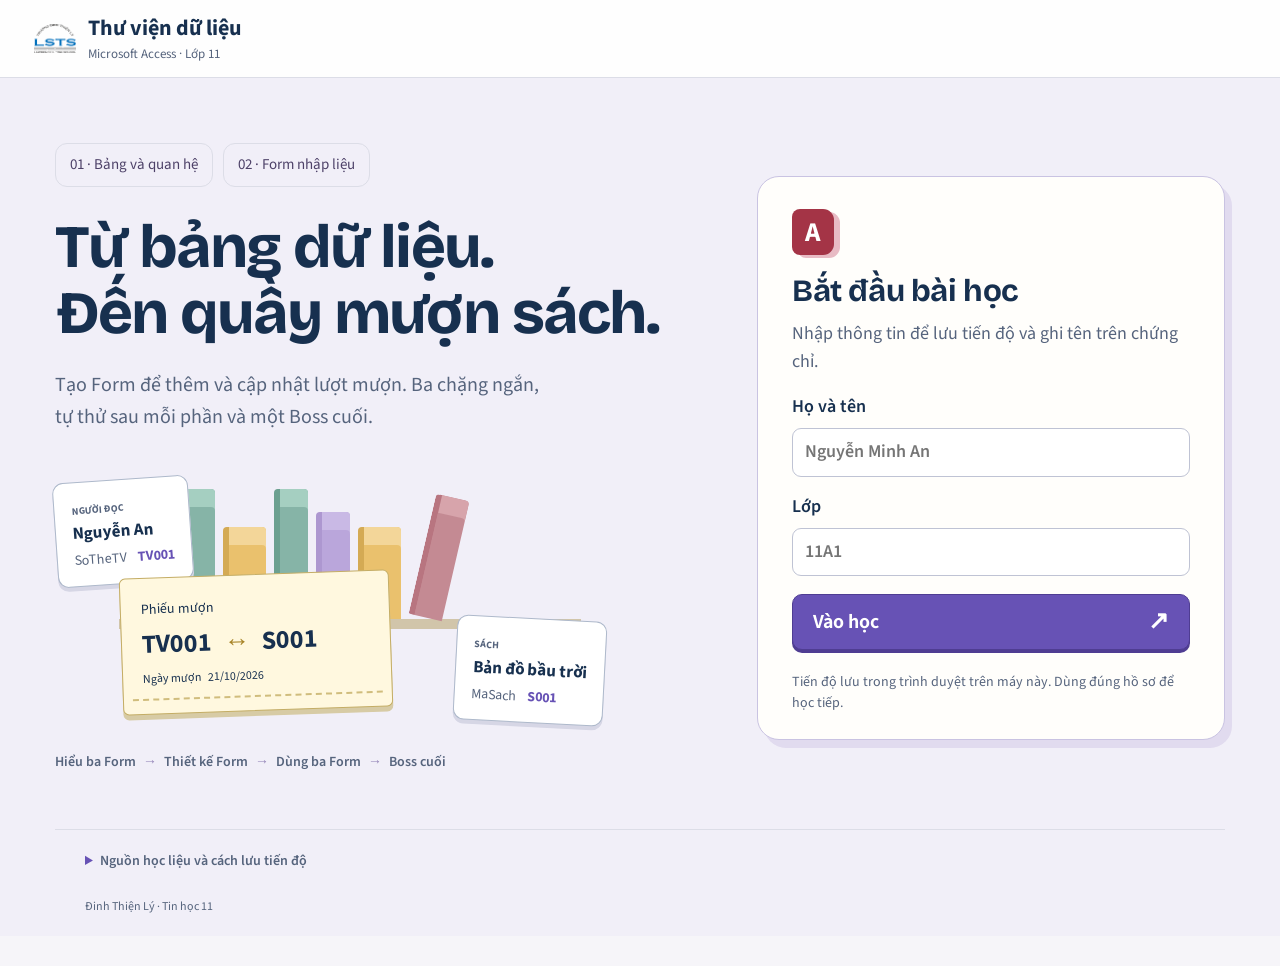
<file: forms.html>
<!doctype html>
<html lang="vi">
<head>
  <meta charset="utf-8">
  <meta name="viewport" content="width=device-width, initial-scale=1">
  <meta name="theme-color" content="#6752b5">
  <meta name="description" content="Tạo ba Form quản lý thư viện, mã AutoNumber chỉ đọc, dropdown chọn tên lưu mã, trạng thái và nút lệnh. Tự thử, checkpoint và video Access 1080p.">
  <title>Ba Form quản lý thư viện · Học Microsoft Access</title>
  <link rel="icon" href="assets/logo_lsts.png">
  <link rel="stylesheet" href="style.css?v=voice-20261117">
  <script src="forms-config.js?v=voice-20261117" defer></script>
  <script src="forms-data.js?v=voice-20261117" defer></script>
  <script src="forms-lesson.js?v=voice-20261117" defer></script>
  <script src="assets/access/photos.js?v=voice-20261117" defer></script>
  <script src="progress.js?v=voice-20261117" defer></script>
  <script src="assets/boss3d.js?v=voice-20261117" defer></script>
  <script src="app.js?v=voice-20261117" defer></script>
</head>
<body>
  <a class="skip-link" href="#main">Đến nội dung học</a>
  <header class="site-header">
    <a class="brand" href="#" aria-label="Thư viện dữ liệu, về bài đang học">
      <img src="assets/logo_lsts.png" width="44" height="44" alt="Trường Đinh Thiện Lý">
      <span><strong>Thư viện dữ liệu</strong><small>Microsoft Access · Lớp 11</small></span>
    </a>
    <div id="identity-bar"></div>
  </header>
  <div id="storage-warning" role="status" hidden></div>
  <div id="app"></div>
  <div id="toast" role="status" aria-live="polite"></div>
  <dialog id="image-dialog" aria-labelledby="image-title">
    <div class="dialog-bar"><h2 id="image-title">Ảnh thao tác Access</h2><div class="image-actions"><button type="button" id="image-actual" aria-pressed="false">Xem 100% điểm ảnh</button><button type="button" data-close="image-dialog" aria-label="Đóng ảnh">Đóng ×</button></div></div>
    <div class="image-scroll"><img id="image-full" alt=""></div>
    <p id="image-caption"></p>
  </dialog>
  <dialog id="certificate-dialog" aria-labelledby="certificate-title">
    <div class="dialog-bar"><h2 id="certificate-title">Chứng chỉ hoàn thành</h2><button type="button" data-close="certificate-dialog" aria-label="Đóng chứng chỉ">Đóng ×</button></div>
    <canvas id="certificate-canvas" width="2400" height="1500" role="img" aria-label="Chứng chỉ hoàn thành với họ tên và lớp"></canvas>
    <div class="certificate-actions"><p>Em có thể tải lại chứng chỉ sau khi mở lại hồ sơ trên máy này.</p><button class="primary" id="download-certificate" type="button">Tải chứng chỉ PNG</button></div>
  </dialog>
</body>
</html>
</file>
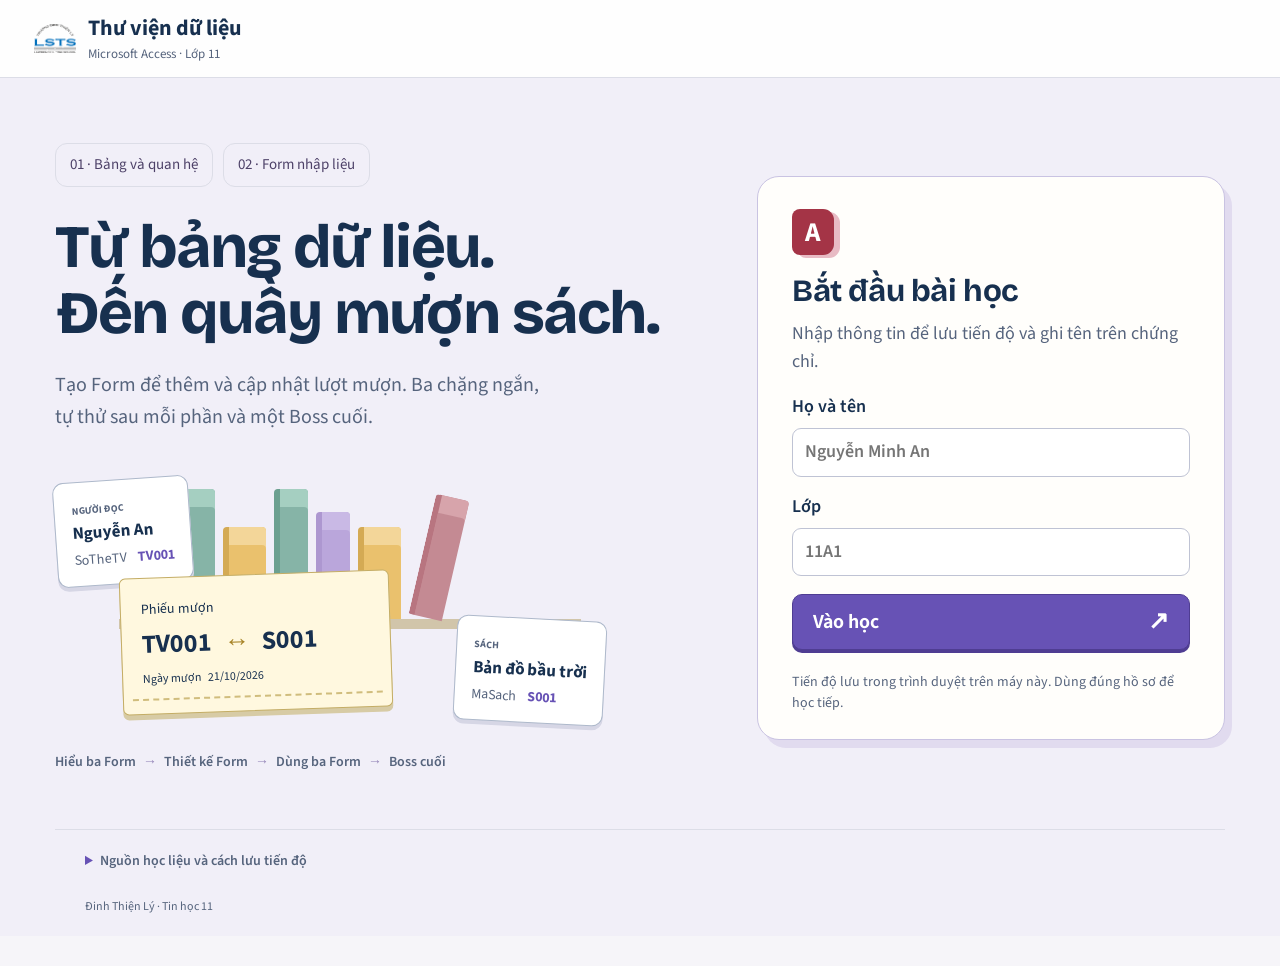
<file: world-forms.html>
<!doctype html>
<html lang="vi">
<head>
  <meta charset="utf-8">
  <meta name="viewport" content="width=device-width, initial-scale=1">
  <title>Đảo Form thư viện · Access</title>
  <link rel="stylesheet" href="assets/fonts/fonts.css?v=voice-20261117">
  <link rel="stylesheet" href="assets/island/quest3d.css?v=voice-20261117">
  <style>body {font-family:"Source Sans 3","Segoe UI",sans-serif}.q-man h1{font-family:"Bricolage Grotesque","Segoe UI",sans-serif}.q-khung iframe{background:#f6f5f9}</style>
  <script type="importmap">{"imports":{"three":"./assets/vendor/three.module.min.js"}}</script>
  <script src="forms-data.js?v=voice-20261117"></script>
  <script src="progress.js?v=voice-20261117"></script>
  <script src="world-bridge.js?v=voice-20261117"></script>
</head>
<body>
  <div id="quest"></div>
  <script type="module" src="assets/island/quest3d.js?v=voice-20261117"></script>
</body>
</html>
</file>
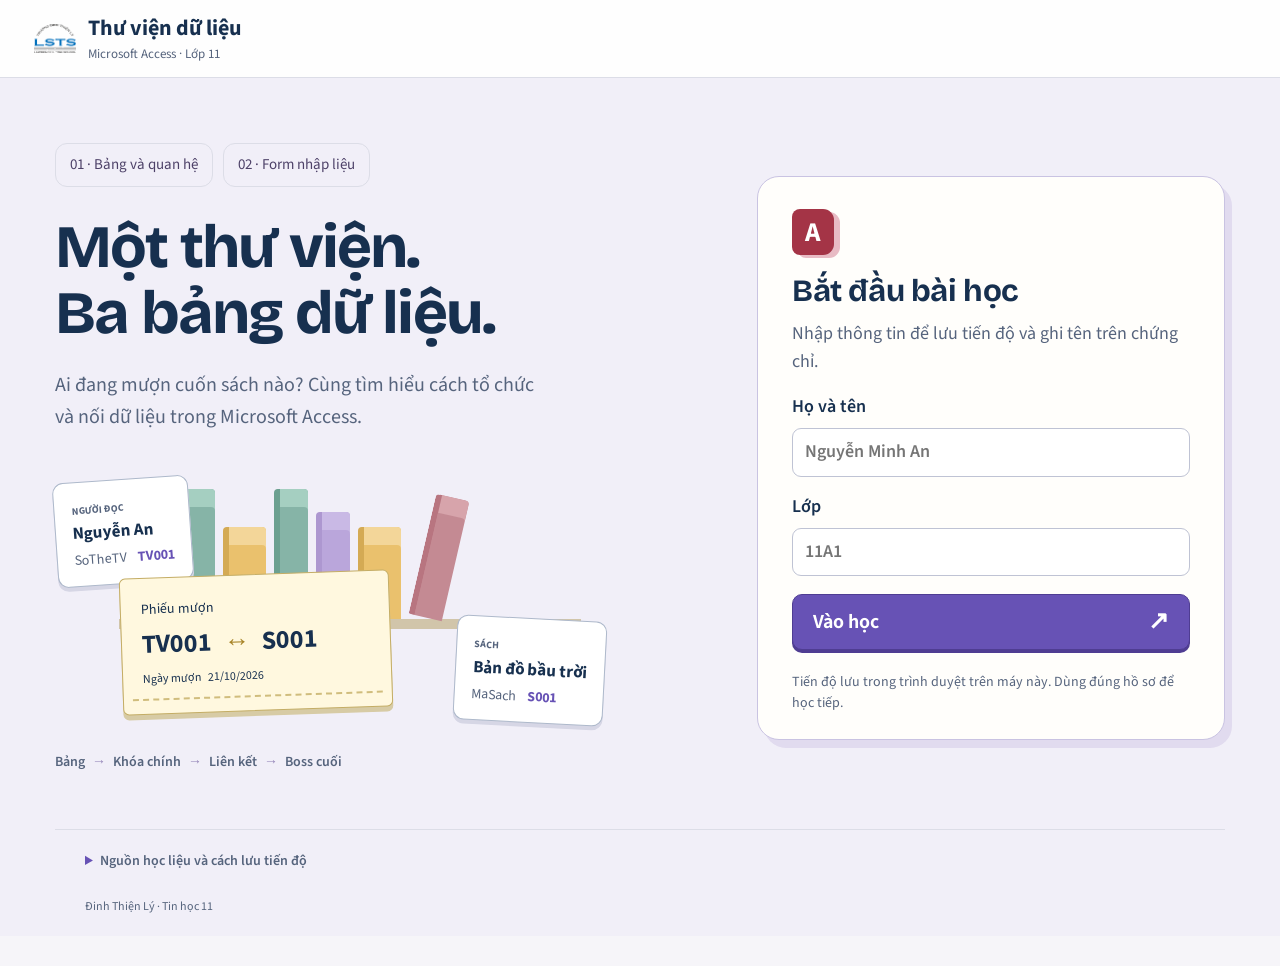
<file: world.html>
<!doctype html>
<html lang="vi">
<head>
  <meta charset="utf-8">
  <meta name="viewport" content="width=device-width, initial-scale=1">
  <title>Đảo dữ liệu thư viện · Access</title>
  <link rel="stylesheet" href="assets/fonts/fonts.css?v=voice-20261117">
  <link rel="stylesheet" href="assets/island/quest3d.css?v=voice-20261117">
  <style>body {font-family:"Source Sans 3","Segoe UI",sans-serif}.q-man h1{font-family:"Bricolage Grotesque","Segoe UI",sans-serif}.q-khung iframe{background:#f6f5f9}</style>
  <script type="importmap">{"imports":{"three":"./assets/vendor/three.module.min.js"}}</script>
  <script src="data.js?v=voice-20261117"></script>
  <script src="progress.js?v=voice-20261117"></script>
  <script src="world-bridge.js?v=voice-20261117"></script>
</head>
<body>
  <div id="quest"></div>
  <script type="module" src="assets/island/quest3d.js?v=voice-20261117"></script>
</body>
</html>
</file>
<file: style.css>
@import url("assets/fonts/fonts.css");

:root {
  --ink: #17304f;
  --muted: #56647d;
  --purple: #6752b5;
  --purple-dark: #4f3d92;
  --purple-pale: #f0ecfc;
  --green: #12785e;
  --green-pale: #eaf7f0;
  --amber: #f0bb4c;
  --paper: #fffefb;
  --canvas: #f6f5f9;
  --line: #dcdde7;
  --error: #97462e;
  --shadow: 0 4px 0 #ded9ed;
  font-family: "Source Sans 3", "Segoe UI", sans-serif;
  color: var(--ink);
  font-size: 18px;
  line-height: 1.6;
  background: var(--canvas);
}
* { box-sizing: border-box; }
body { margin: 0; }
body.at-gate { background: #f1eff8; }
button, input, select { font: inherit; }
button, a, select, summary, input[type="checkbox"], input[type="radio"] { -webkit-tap-highlight-color: transparent; }
button, select, summary { cursor: pointer; }
button { color: var(--ink); background: white; border: 1.5px solid #b9bed0; border-radius: 10px; padding: 9px 17px; min-height: 44px; line-height: 1.35; font-weight: 650; transition: background 150ms, border-color 150ms, box-shadow 150ms; }
button:hover:not(:disabled) { background: var(--purple-pale); border-color: var(--purple); }
button:active:not(:disabled) { transform: translateY(1px); }
button:disabled { cursor: not-allowed; opacity: .58; }
button.primary { background: var(--purple); color: white; border-color: var(--purple-dark); box-shadow: 0 3px 0 var(--purple-dark); }
button.primary:hover:not(:disabled) { background: var(--purple-dark); }
button.primary:disabled { background: #e1deeb; color: #53566e; border-color: #c8c3da; box-shadow: none; opacity: 1; }
a { color: var(--purple-dark); text-underline-offset: 3px; }
button:focus-visible, a:focus-visible, select:focus-visible, input:focus-visible, summary:focus-visible { outline: 3px solid #b57c14; outline-offset: 4px; }
input, select { width: 100%; min-height: 47px; padding: 9px 12px; border: 1.5px solid #bfc3d4; border-radius: 9px; color: var(--ink); background: white; }
input[readonly] { background: #f7f7fa; }
input[type="checkbox"], input[type="radio"] { accent-color: var(--purple); width: 19px; height: 19px; min-height: 19px; flex: 0 0 19px; }
label { display: block; font-weight: 600; }
label > input, label > select { margin-top: 6px; }
h1, h2, h3 { line-height: 1.2; margin: 0 0 16px; text-wrap: balance; }
h1, h2 { font-family: "Bricolage Grotesque", "Source Sans 3", "Segoe UI", sans-serif; }
h1 { font-size: clamp(32px, 4vw, 46px); letter-spacing: -1.1px; font-weight: 750; }
h2 { font-size: 26px; letter-spacing: -.4px; font-weight: 700; }
h3 { font-size: 21px; }
p { margin: 0 0 16px; }
code { font-family: "Consolas", monospace; font-size: .89em; background: #f0eef6; color: #4b3b77; padding: 1px 5px; border-radius: 4px; overflow-wrap: anywhere; }
strong { font-weight: 700; }
img { max-width: 100%; }
fieldset { border: 0; margin: 0; padding: 0; min-width: 0; }
fieldset:disabled button { display: none; }
fieldset:disabled .order-item { cursor: default; }
fieldset:disabled label { cursor: default; }
summary { min-height: 48px; }
summary::marker { color: var(--purple); }
.sr-only { position: absolute; width: 1px; height: 1px; padding: 0; margin: -1px; overflow: hidden; clip: rect(0,0,0,0); white-space: nowrap; border: 0; }
.skip-link { position: fixed; left: 12px; top: -70px; z-index: 100; padding: 10px 20px; background: white; border: 2px solid var(--purple); border-radius: 8px; }
.skip-link:focus { top: 8px; }
.site-header { min-height: 78px; display: flex; align-items: center; justify-content: space-between; gap: 20px; padding: 12px 34px; background: #ffffffed; border-bottom: 1px solid var(--line); }
.brand { display: flex; gap: 12px; align-items: center; text-decoration: none; color: var(--ink); line-height: 1.25; }
.brand img { object-fit: contain; width: 42px; height: 46px; }
.brand strong { font-size: 22px; }
.brand small { display: block; color: var(--muted); font-size: 13px; margin-top: 4px; }
#identity-bar { display: flex; align-items: center; gap: 11px; }
.person-avatar { width: 36px; height: 36px; border-radius: 50%; display: grid; place-content: center; background: var(--purple-pale); font-weight: 700; color: var(--purple); }
.person-name { font-size: 16px; font-weight: 700; line-height: 1.15; }
.person-name small { display: block; color: var(--muted); font-size: 13px; margin-top: 5px; font-weight: 500; }
#end-session { margin-left: 10px; font-size: 14px; min-height: 38px; padding: 7px 11px; background: transparent; }
.gate { max-width: 1230px; margin: 0 auto; padding: 65px 30px 45px; display: grid; grid-template-columns: 1.35fr 1fr; gap: 70px; align-items: center; }
.gate-story h1 { font-size: clamp(40px, 4.7vw, 65px); line-height: 1.09; letter-spacing: -1.8px; margin-bottom: 23px; }
.gate-story > p { max-width: 490px; color: var(--muted); font-size: 20px; }
.entry-card { padding: 32px 34px 25px; background: var(--paper); border: 1.5px solid #c9c3e2; border-radius: 22px; box-shadow: 7px 8px 0 #e1dbef; }
.entry-icon { display: grid; place-content: center; width: 42px; height: 46px; margin-bottom: 17px; background: #a43446; border-radius: 8px 11px 11px 8px; color: white; font-weight: 800; font-size: 27px; box-shadow: 6px 3px 0 #e8bbc4; }
.entry-card h2 { font-size: 31px; margin-bottom: 10px; }
.entry-card > p { color: var(--muted); }
#identity-form { display: grid; gap: 16px; }
.start-button { margin-top: 2px; display: flex; align-items: center; justify-content: space-between; font-size: 20px; min-height: 52px; padding: 10px 20px; }
.start-button span { font-size: 25px; }
.form-error { color: var(--error); font-size: 16px; margin: 0; }
.form-error:empty { display: none; }
.save-note { margin: 22px 0 0; font-size: 14px; line-height: 1.5; color: var(--muted); }
.library-scene { position: relative; height: 265px; max-width: 550px; margin-top: 36px; }
.scene-shelf { position: absolute; top: 0; left: 64px; right: 24px; height: 160px; display: flex; align-items: flex-end; gap: 8px; border-bottom: 10px solid #d1c5aa; padding: 0 20px; }
.scene-shelf span { width: 34px; height: 107px; border-radius: 4px 4px 0 0; background: #baa6db; border-left: 6px solid #ad97d0; box-shadow: inset 0 18px 0 #c9b9e5; }
.scene-shelf span:nth-child(2n) { height: 130px; background: #86b4a7; border-color: #6ca090; box-shadow: inset 0 18px 0 #a5cfc1; }
.scene-shelf span:nth-child(3n) { height: 92px; width: 43px; background: #eac16d; border-color: #d4aa54; box-shadow: inset 0 18px 0 #f3d699; }
.scene-shelf span:last-child { transform: rotate(13deg); margin-left: 13px; height: 123px; background: #c48a93; border-color: #b87580; box-shadow: inset 0 18px 0 #d7a4ab; }
.scene-card { position: absolute; background: white; padding: 13px 17px; border: 1.5px solid #aeb9cb; border-radius: 11px; line-height: 1.45; box-shadow: 0 4px 0 #d6d6e5; }
.scene-card strong { display: block; font-size: 17px; }
.scene-card > span:last-child { font-size: 14px; color: var(--muted); }
.scene-card b { color: var(--purple); margin-left: 8px; }
.scene-reader { top: 10px; left: 0; transform: rotate(-4deg); }
.scene-book { right: 0; top: 149px; transform: rotate(3deg); }
.mini-label { font-size: 10px; font-weight: 700; color: var(--muted); }
.scene-ticket { position: absolute; top: 105px; left: 66px; width: 270px; background: #fff8df; border: 1.5px solid #c4ad65; padding: 16px 20px 24px; border-radius: 6px; transform: rotate(-2deg); box-shadow: 0 5px 0 #d7cba5; }
.scene-ticket > span { font-size: 14px; }
.scene-ticket > strong { display: block; font-size: 26px; }
.scene-ticket i { font-style: normal; padding: 0 7px; color: #a88529; }
.scene-ticket p { font-size: 12px; margin: 5px 0 0; }
.ticket-perforation { position: absolute; left: 9px; right: 9px; bottom: 13px; border-bottom: 2px dashed #d0bd7d; }
.gate-story p.gate-route { font-size: 14px; display: flex; flex-wrap: wrap; gap: 7px; align-items: center; margin: 17px 0 0; max-width: 600px; font-weight: 600; }
.gate-route span { color: #9788ba; }
.at-gate .sources-footer { max-width: 1170px; margin: 10px auto 30px; padding: 20px 30px; }
.lesson-layout { display: grid; grid-template-columns: 236px minmax(0, 1fr); max-width: 1420px; margin: 0 auto; gap: 39px; padding: 34px 28px 0; align-items: start; }
.lesson-sidebar { position: sticky; top: 22px; padding-top: 9px; }
.sidebar-heading { font-size: 14px; color: var(--muted); padding: 0 10px 13px; display: flex; justify-content: space-between; }
.sidebar-heading b { color: var(--purple); }
.lesson-sidebar nav { display: grid; gap: 10px; }
.stage-link { border: 1.5px solid transparent; background: transparent; box-shadow: none; display: flex; text-align: left; gap: 12px; padding: 11px 10px; align-items: center; font-size: 17px; min-height: 76px; }
.stage-link.active { background: white; border-color: #bcb0df; box-shadow: 0 3px 0 #e0dbea; }
.stage-link.complete .stage-number { color: white; background: var(--green); border-color: var(--green); }
.stage-link:disabled { opacity: 1; color: #747a8b; }
.stage-link small { display: block; font-size: 12px; color: var(--muted); font-weight: 400; margin-top: 6px; }
.stage-number { width: 33px; height: 33px; flex: 0 0 33px; display: grid; place-content: center; background: var(--purple-pale); color: var(--purple); border-radius: 50%; border: 1.5px solid #c1b7dc; font-size: 15px; font-weight: 750; }
.stage-number.locked { border: 0; background: #e6e5ec; position: relative; }
.stage-number.locked::before { content: ""; width: 12px; height: 10px; background: #8c8c9f; border-radius: 2px; position: absolute; left: 11px; top: 15px; }
.stage-number.locked::after { content: ""; width: 9px; height: 9px; border: 2px solid #8c8c9f; border-radius: 6px 6px 0 0; position: absolute; left: 12.5px; top: 8px; }
.sidebar-tip { padding: 20px 11px; margin-top: 24px; border-top: 1px solid var(--line); font-size: 14px; line-height: 1.6; }
.sidebar-tip p { color: var(--muted); margin: 7px 0 0; }
.session-status { margin: 9px 10px; font-size: 12px; color: var(--muted); display: flex; gap: 7px; align-items: center; }
.saved-dot { width: 6px; height: 6px; border-radius: 50%; background: var(--green); }
.lesson-content { min-width: 0; padding-bottom: 40px; outline: none; }
.stage-heading { padding: 9px 0 28px; border-bottom: 1px solid var(--line); margin-bottom: 30px; }
.stage-heading h1 { margin-bottom: 10px; }
.stage-heading > p:last-child { margin-bottom: 0; color: var(--muted); font-size: 20px; }
.stage-kicker { font-weight: 650; font-size: 14px; color: var(--purple); margin: 0 0 12px; }
.learning-body { max-width: 980px; }
.concept-section { margin: 34px 0; }
.concept-section p { max-width: 76ch; }
.concept-strip { display: grid; grid-template-columns: repeat(3, 1fr); gap: 0; margin: 28px 0 8px; background: var(--paper); border: 1px solid var(--line); border-radius: 14px; }
.concept-strip > div { padding: 21px; }
.concept-strip > div + div { border-left: 1px solid var(--line); }
.concept-strip b { font-size: 20px; }
.concept-strip b small { display: block; font-size: 13px; font-weight: 400; color: var(--purple); margin: 3px 0 8px; }
.concept-strip p { font-size: 16px; margin-bottom: 0; }
.interactive-card { background: white; border: 1.5px solid #b9cbd1; border-radius: 17px; padding: 26px; margin: 29px 0; box-shadow: 0 4px 0 #e0e8e6; }
.section-heading { display: flex; align-items: start; justify-content: space-between; gap: 12px; margin-bottom: 16px; }
.section-heading h2 { margin: 0; }
.task-status { flex: 0 0 auto; border-radius: 6px; background: var(--green-pale); color: #14654f; padding: 4px 9px; font-size: 12px; font-weight: 600; margin-top: 2px; }
.table-scroll { overflow-x: auto; max-width: 100%; margin: 20px 0; }
table { border-collapse: separate; border-spacing: 0; width: 100%; background: white; font-size: 16px; text-align: left; line-height: 1.4; }
th, td { padding: 13px 14px; border-bottom: 1px solid var(--line); }
th { background: #f0eef7; font-weight: 650; color: #3c3b61; }
tbody th { background: #f9f8fd; }
caption { text-align: left; font-size: 13px; color: var(--muted); margin-bottom: 10px; }
th button { background: transparent; border: 0; padding: 8px 5px; border-radius: 5px; white-space: nowrap; font-size: inherit; }
thead button { display: flex; align-items: center; gap: 10px; min-width: 85px; }
thead button span { color: #9789be; font-size: 14px; }
.explorer-table th, .explorer-table td { white-space: nowrap; }
.explorer-table .highlight-column { background: #eee9fc; box-shadow: inset 2px 0 0 #c1b2e5; }
.explorer-table .highlight-row td { background: #fef1ce; border-bottom-color: #d7b360; }
.interaction-result { font-size: 16px; padding: 14px 17px; border-left: 3px solid #8b78bd; border-radius: 0 8px 8px 0; background: #f5f2fc; min-height: 54px; }
.interaction-result.good { border-color: var(--green); background: var(--green-pale); }
.note-box { padding: 20px 23px; border-left: 4px solid #8b78bd; background: #eeebf6; border-radius: 0 10px 10px 0; margin: 30px 0; }
.note-box p { margin: 8px 0 0; font-size: 17px; }
.button-row { display: flex; flex-wrap: wrap; gap: 10px; margin: 18px 0; }
.key-buttons button[aria-pressed="true"] { background: var(--purple-pale); border-color: var(--purple); box-shadow: inset 0 0 0 1px var(--purple); }
.key-table.show-duplicates [data-duplicate] { background: #fff0df; color: #8f4d19; }
.instruction-list { padding-left: 28px; }
.instruction-list li { padding-left: 6px; margin-bottom: 15px; }
.instruction-list li::marker { color: var(--purple); font-weight: 700; }
.photo-grid { display: grid; grid-template-columns: minmax(0, 1fr); gap: 25px; margin: 25px 0; }
.access-photo { margin: 0; min-width: 0; }
.access-photo > button { display: block; width: 100%; padding: 0; border-radius: 10px; border-color: #c2c7d4; overflow: hidden; position: relative; background: white; }
.access-photo img { width: min(100%, var(--photo-width)); height: auto; display: block; margin: 13px auto; }
.access-photo button > span { position: absolute; bottom: 8px; right: 8px; padding: 5px 9px; font-size: 12px; background: #17304feb; color: white; border-radius: 5px; }
.access-photo figcaption { padding: 12px 2px 0; font-size: 15px; }
.access-photo figcaption strong { font-size: 17px; }
.access-photo figcaption p { margin: 5px 0 0; color: var(--muted); font-size: 15px; }
.type-lab-grid { display: grid; grid-template-columns: 1fr 1.25fr 1.25fr; gap: 13px 11px; align-items: center; margin: 23px 0; }
.type-field { font-family: Consolas, monospace; font-size: 16px; font-weight: 500; }
.type-lab-grid select { font-size: 16px; }
.grid-head { font-size: 13px; font-weight: 650; color: var(--muted); }
#type-result { margin-top: 20px; }
.dictionary, .video-card { border: 1px solid var(--line); border-radius: 12px; background: white; margin: 28px 0; overflow: hidden; }
.dictionary > summary { padding: 16px 21px; font-size: 18px; font-weight: 650; }
.dictionary-content { padding: 2px 25px 16px; }
.dictionary-content h3 { margin-top: 25px; font-size: 18px; }
.dictionary td { font-size: 15px; padding: 10px 13px; }
.video-card > summary { display: flex; align-items: center; gap: 15px; padding: 17px 21px; font-size: 17px; font-weight: 650; }
.video-header { display: flex; align-items: center; gap: 14px; padding: 20px 21px 14px; }
.video-header h3 { font-size: 19px; margin: 0 0 4px; }
.video-header p { font-size: 14px; color: var(--muted); margin: 0; }
.video-card > summary::before { content: "+"; order: 3; font-size: 25px; color: var(--purple); }
.video-card[open] > summary::before { content: "−"; }
.video-card summary small { display: block; color: var(--muted); font-size: 13px; font-weight: 400; margin-top: 3px; }
.play-icon { flex: 0 0 39px; width: 39px; height: 39px; display: grid; place-content: center; color: var(--purple); background: var(--purple-pale); border-radius: 50%; font-size: 14px; }
.optional-label { font-size: 12px; color: var(--muted); margin-left: auto; flex: 0 0 auto; font-weight: 400; }
.video-content { padding: 0 21px 13px; }
.video-ratio { position: relative; width: 100%; aspect-ratio: 16/9; background: #e9e6f2; border-radius: 10px; overflow: hidden; margin-bottom: 16px; }
.video-ratio iframe { border: 0; position: absolute; inset: 0; width: 100%; height: 100%; }
.small-note { font-size: 14px; color: var(--muted); margin: 15px 0 0; }
.relationship-board { position: relative; display: grid; grid-template-columns: 1fr 1fr; gap: 110px; padding: 17px 4px; align-items: center; max-width: 700px; margin: 20px auto; }
#relationship-lines { position: absolute; inset: 0; width: 100%; height: 100%; pointer-events: none; z-index: 2; }
.relation-parents { display: grid; gap: 25px; }
.relation-table { border: 1.5px solid #b9afd4; border-radius: 11px; background: #fcfbff; padding: 0 11px 10px; min-width: 0; font-size: 15px; }
.relation-table h3 { background: #ece6fa; font-family: "Source Sans 3", "Segoe UI", sans-serif; font-size: 16px; padding: 12px; margin: 0 -11px 8px; border-radius: 9px 9px 0 0; }
.relation-table button { display: block; width: 100%; text-align: left; padding: 9px 6px; font-size: 15px; margin: 4px 0; border-color: #c4bddb; }
.relation-table button[aria-pressed="true"] { outline: 3px solid var(--amber); outline-offset: 1px; }
.relation-table p { font-size: 14px; line-height: 1.9; margin: 9px 6px 1px; color: var(--muted); }
.key-tag { color: #76540d; background: #fae8b5; font-size: 11px; border-radius: 4px; padding: 3px 4px; margin-right: 5px; }
.key-tag.foreign { color: #1b6252; background: #d9f0e6; }
.switch-label { display: flex; flex-wrap: wrap; align-items: center; gap: 10px; padding: 12px; background: #f1f8f4; border-radius: 8px; font-size: 16px; margin: 20px 0; }
.switch-label input { margin: 0; }
.switch-label span { font-weight: 400; font-size: 13px; color: var(--muted); }
.loan-form { display: flex; align-items: flex-end; flex-wrap: wrap; gap: 13px; margin-bottom: 19px; }
.loan-form label { font-size: 14px; flex: 1 1 130px; }
.loan-form button { min-height: 48px; flex: 1 1 auto; }
.callout { border-left: 3px solid var(--amber); padding-left: 15px; }
.checkpoint-section { margin: 45px 0 20px; padding-top: 30px; border-top: 2px solid #d8d1ea; }
.checkpoint-heading { display: flex; gap: 16px; margin-bottom: 25px; align-items: flex-start; }
.checkpoint-heading h2 { margin-bottom: 7px; }
.checkpoint-heading p { font-size: 16px; color: var(--muted); margin-bottom: 0; }
.checkpoint-icon { flex: 0 0 44px; display: grid; place-content: center; height: 44px; background: var(--purple); color: white; border-radius: 11px; font-size: 25px; font-weight: 800; }
.question-card { padding: 23px; margin-bottom: 21px; border: 1.5px solid #c7c7d8; border-radius: 13px; background: white; }
.question-card.passed { border-color: #67a990; box-shadow: 0 3px 0 #e0f0e7; }
.question-top { display: flex; justify-content: space-between; gap: 10px; align-items: center; font-size: 12px; margin-bottom: 15px; }
.question-kind { color: #615477; padding: 2px 8px; background: #f0edf6; border-radius: 5px; }
.question-status { color: var(--green); font-weight: 650; }
.question-card h3 { margin-bottom: 10px; font-size: 21px; }
.question-card > p { font-size: 17px; }
.answer-options { display: grid; gap: 9px; margin: 21px 0; }
.answer-option { display: flex; align-items: center; gap: 11px; padding: 11px 13px; border: 1.5px solid #dcdae7; border-radius: 9px; cursor: pointer; font-size: 16px; font-weight: 450; line-height: 1.45; }
.answer-option:has(input:checked) { border-color: var(--purple); background: #f1ecfd; }
.answer-option input { margin: 0; }
.option-marker { display: grid; place-content: center; font-size: 12px; font-weight: 750; width: 24px; height: 24px; flex: 0 0 24px; border-radius: 5px; background: #efedf4; color: #665b7b; }
.answer-feedback:empty { display: none; }
.answer-feedback { margin-top: 18px; padding: 12px 15px; border-radius: 7px; font-size: 16px; }
.answer-feedback.success { color: #12604a; background: var(--green-pale); }
.answer-feedback.retry { color: #805016; background: #fff3d9; }
.matching-inputs { display: grid; gap: 13px; margin: 21px 0; }
.matching-inputs label { display: grid; grid-template-columns: 1fr 1.2fr; gap: 17px; align-items: center; font-size: 16px; }
.matching-inputs select { font-size: 16px; margin: 0; }
.order-list { padding: 0; list-style: none; display: grid; gap: 9px; margin: 21px 0; }
.order-item { display: flex; align-items: center; gap: 11px; padding: 9px 10px; border: 1.5px dashed #bdb5d4; background: #fbfaff; border-radius: 8px; font-size: 15px; cursor: grab; }
.order-item.dragging { opacity: .35; }
.drag-handle { font-size: 24px; color: #9787b5; }
.order-actions { display: flex; gap: 4px; margin-left: auto; flex: 0 0 auto; }
.order-actions button { padding: 5px 9px; min-width: 38px; min-height: 40px; font-size: 18px; }
.stage-navigation { display: flex; flex-wrap: wrap; justify-content: space-between; align-items: center; gap: 16px; margin: 36px 0 20px; }
#stage-missing { flex: 1 1 100%; font-size: 14px; color: var(--muted); margin: 0; }
.sources-footer { border-top: 1px solid var(--line); margin: 30px 0 0; padding-top: 18px; color: var(--muted); font-size: 13px; }
.sources-footer summary { font-weight: 600; font-size: 14px; min-height: 35px; }
.sources-footer p { font-size: 14px; margin: 12px 0; max-width: 90ch; }
.sources-footer > span { display: block; font-size: 12px; margin-top: 12px; }
.boss-layout { display: grid; grid-template-columns: minmax(0, 1fr) 230px; gap: 22px; align-items: start; }
.boss-work { min-width: 0; }
.boss-intro { padding: 22px 23px; background: #ede9f7; border-radius: 13px; margin-bottom: 25px; }
.boss-intro h2 { font-size: 24px; margin-bottom: 12px; }
.boss-intro p { font-size: 16px; margin-bottom: 0; }
.boss-dock { position: sticky; top: 20px; padding: 14px; border: 2px solid var(--ink); border-radius: 22px; background: linear-gradient(150deg, #fff8e9, #f2eefd 65%, #e9f5fd); box-shadow: 0 5px 0 #dad9df; overflow: hidden; }
.boss-dock h2 { font-family: "Source Sans 3", "Segoe UI", sans-serif; font-size: 20px; margin: 4px 0 9px; }
.boss-toggle { display: none; }
#boss-character { width: 100%; height: 190px; position: relative; }
.b3-canvas { position: absolute; inset: 0; }
.b3-canvas canvas { display: block; width: 100%; height: 100%; }
.b3-fx { position: absolute; inset: 0; pointer-events: none; overflow: hidden; }
.b3-so { position: absolute; top: 18%; left: 15%; font-size: 22px; font-weight: 800; color: #874126; animation: float-up 1.2s both; }
.b3-sao { position: absolute; top: 50%; left: 50%; animation: spark .9s both; }
.b3-emoji { height: 190px; display: grid; place-content: center; font-size: 95px; filter: drop-shadow(0 7px 0 #d4c0aa); }
.b3-hit { animation: boss-hit .6s; }
.b3-treu { animation: boss-hit .5s; }
.b3-thang { transform: scale(.78) rotate(14deg); opacity: .65; }
.boss-stats { display: flex; justify-content: space-between; align-items: center; font-size: 14px; }
#boss-count { border-radius: 12px; background: var(--ink); color: white; padding: 0 8px; font-size: 12px; }
.hp-track { height: 17px; border: 1.5px solid var(--ink); background: #e6e4eb; border-radius: 12px; overflow: hidden; margin-top: 7px; }
#hp-fill { height: 100%; width: 100%; background: linear-gradient(90deg, #eb8d37, #dd523c); transition: width 450ms ease; }
#boss-completion { margin: 11px 0; font-size: 13px; font-weight: 650; }
.b3-noi { position: relative; background: white; border: 1.5px solid var(--ink); border-radius: 12px; padding: 12px; font-size: 14px; line-height: 1.45; }
.boss-missing { margin-top: 16px; font-size: 13px; }
.boss-missing summary { min-height: 32px; }
.boss-missing ul { padding-left: 18px; margin: 5px 0 0; }
.boss-missing li { margin-bottom: 7px; }
.certificate-panel { padding: 25px; border: 2px solid #b6a173; border-radius: 13px; background: #fff8e8; margin: 30px 0; }
.certificate-panel h2 { font-size: 25px; }
.certificate-panel p { font-size: 16px; }
.advanced-section { padding: 21px; border: 1.5px solid #c9bddf; border-radius: 13px; background: #f8f6fc; margin: 25px 0; }
.advanced-section > summary { font-weight: 700; font-size: 21px; }
.advanced-section summary span { display: block; font-size: 13px; color: var(--muted); padding: 8px 0 14px; font-weight: 400; }
.advanced-section > p { font-size: 16px; margin-top: 15px; }
.canvas-task { margin: 30px 0; padding: 22px 0; border-top: 1px solid var(--line); }
.canvas-task p { font-size: 16px; }
dialog { color: var(--ink); border: 1.5px solid #bcb7cf; border-radius: 15px; padding: 0; width: min(1460px, 95vw); max-height: 94dvh; background: white; box-shadow: 0 18px 80px #10132e55; }
dialog::backdrop { background: #171e36a1; }
.dialog-bar { padding: 13px 20px; display: flex; align-items: center; justify-content: space-between; gap: 15px; border-bottom: 1px solid var(--line); }
.dialog-bar h2 { font-size: 22px; margin: 0; }
.dialog-bar button { font-size: 15px; }
.image-scroll { overflow: auto; padding: 10px; background: #f4f4f7; max-height: 72dvh; }
#image-full { display: block; margin: auto; max-width: 100%; height: auto; }
.image-scroll.actual-size #image-full { max-width: none; width: auto; }
.image-actions { display: flex; gap: 9px; }
#image-caption { font-size: 15px; padding: 14px 20px; margin: 0; }
#certificate-dialog { width: min(1000px, 95vw); }
#certificate-canvas { width: 100%; height: auto; display: block; }
.certificate-actions { padding: 16px 20px 22px; display: flex; align-items: center; gap: 20px; }
.certificate-actions p { font-size: 14px; margin: 0; flex: 1; }
#toast { position: fixed; bottom: 24px; left: 50%; transform: translateX(-50%) translateY(100px); z-index: 10; max-width: min(600px, 90vw); background: var(--ink); color: white; padding: 12px 20px; border-radius: 11px; font-size: 16px; box-shadow: 0 4px 18px #17304f44; opacity: 0; pointer-events: none; transition: transform 180ms, opacity 180ms; }
#toast.visible { transform: translateX(-50%); opacity: 1; }
#storage-warning:not([hidden]) { padding: 12px 25px; background: #fff0cd; border-bottom: 1px solid #e0b45d; color: #75511f; font-size: 15px; }
body.world-view { overflow: hidden; }
.world-view .site-header { display: none; }
#access-world { position: fixed; inset: 0; border: 0; width: 100%; height: 100%; background: #092b36; }
.embedded-lesson .site-header { display: none; }
.embedded-lesson .lesson-layout { padding-top: 22px; }
#view-mode { font-size: 14px; min-height: 38px; padding: 7px 11px; }
@keyframes float-up { to { transform: translateY(-60px); opacity: 0; } }
@keyframes spark { to { transform: translate(var(--dx), var(--dy)); opacity: 0; } }
@keyframes boss-hit { 25% { transform: rotate(-7deg) scale(.9); } 65% { transform: rotate(6deg); } }

@media (min-width: 1550px) { .lesson-layout { grid-template-columns: 245px minmax(0, 1fr); gap: 48px; } }
@media (max-width: 1150px) {
  .lesson-layout { grid-template-columns: 205px minmax(0, 1fr); gap: 25px; padding: 25px 20px 0; }
  .boss-layout { grid-template-columns: minmax(0, 1fr) 195px; gap: 16px; }
  .boss-dock { padding: 11px; }
  #boss-character { height: 160px; }
  .boss-dock h2 { font-size: 18px; }
  .boss-layout .matching-inputs label { grid-template-columns: 1fr; gap: 5px; }
  .gate { gap: 42px; padding-top: 45px; }
}
@media (max-width: 900px) {
  .lesson-layout { grid-template-columns: 1fr; padding: 15px 25px 0; }
  .lesson-sidebar { position: static; padding: 0; }
  .sidebar-heading, .sidebar-tip, .session-status { display: none; }
  .lesson-sidebar nav { grid-template-columns: repeat(4, minmax(0, 1fr)); gap: 7px; }
  .stage-link { padding: 8px; min-height: 58px; gap: 8px; font-size: 14px; }
  .stage-link small { display: none; }
  .stage-number { width: 28px; height: 28px; flex-basis: 28px; font-size: 13px; }
  .stage-number.locked::before { left: 8px; top: 13px; }
  .stage-number.locked::after { left: 9.5px; top: 6px; }
  .stage-heading { margin-bottom: 22px; padding-top: 0; }
  .gate { gap: 30px; padding: 40px 25px; }
  .gate-story h1 { font-size: 46px; }
  .gate-story > p { font-size: 18px; }
  .entry-card { padding: 28px 24px; }
  .scene-book { top: 174px; }
  .scene-ticket { left: 20px; width: 245px; }
  .scene-card.scene-reader { top: 25px; }
}
@media (max-width: 650px) {
  :root { font-size: 17px; }
  .site-header { padding: 10px 15px; gap: 10px; min-height: 70px; align-items: center; }
  .brand { gap: 8px; }
  .brand img { width: 30px; height: 38px; }
  .brand strong { font-size: 17px; }
  .brand small { font-size: 11px; }
  .person-avatar { display: none; }
  .person-name { max-width: 85px; font-size: 12px; overflow-wrap: anywhere; }
  .person-name small { font-size: 11px; }
  #identity-bar { gap: 5px; }
  #end-session { font-size: 11px; padding: 6px; max-width: 62px; margin: 0; }
  #view-mode { font-size: 11px; padding: 6px; min-height: 36px; }
  .gate { display: flex; flex-direction: column; gap: 27px; padding: 32px 21px; }
  .gate-story h1 { font-size: 42px; }
  .gate-story > p { font-size: 18px; }
  .library-scene { display: none; }
  .gate-story p.gate-route { font-size: 12px; }
  .entry-card { width: 100%; padding: 25px; }
  .entry-card h2 { font-size: 29px; }
  .at-gate .sources-footer { padding: 20px 22px; }
  .lesson-layout { padding: 12px 15px 0; gap: 22px; }
  .stage-link { min-height: 65px; flex-direction: column; gap: 7px; padding: 6px 3px; font-size: 12px; text-align: center; }
  h1 { font-size: 32px; letter-spacing: -.7px; }
  h2 { font-size: 24px; }
  .stage-heading > p:last-child { font-size: 18px; }
  .concept-strip { grid-template-columns: 1fr; }
  .concept-strip > div { padding: 18px; }
  .concept-strip > div + div { border-left: 0; border-top: 1px solid var(--line); }
  .concept-strip b small { display: inline; margin-left: 7px; }
  .interactive-card { padding: 20px 16px; }
  .section-heading { gap: 6px; }
  .section-heading h2 { font-size: 22px; }
  .task-status { font-size: 11px; padding: 4px 6px; }
  .photo-grid { grid-template-columns: 1fr; gap: 23px; }
  .type-lab-grid { grid-template-columns: 1fr 1fr; gap: 9px; }
  .type-lab-grid .grid-head { display: none; }
  .type-lab-grid .type-field { grid-column: 1/-1; padding-top: 9px; }
  .type-lab-grid select { font-size: 14px; padding: 9px 8px; }
  .video-card > summary { padding: 14px; font-size: 16px; gap: 10px; }
  .play-icon { width: 30px; height: 30px; flex-basis: 30px; }
  .optional-label { display: none; }
  .video-content { padding: 0 13px 12px; }
  .relationship-board { gap: 54px; padding: 8px 0; }
  .relation-table { padding: 0 5px 7px; }
  .relation-table h3 { font-size: 12px; padding: 10px 5px; margin: 0 -5px 6px; }
  .relation-table p { font-size: 11px; margin: 5px 2px 0; }
  .relation-table button { font-size: 12px; padding: 7px 2px; }
  .key-tag { font-size: 9px; margin-right: 1px; padding: 2px; }
  .switch-label { font-size: 14px; gap: 8px; }
  .switch-label span { padding-left: 27px; }
  .question-card { padding: 20px 15px; }
  .question-card h3 { font-size: 20px; }
  .answer-option { font-size: 15px; padding: 11px 9px; gap: 9px; }
  .option-marker { display: none; }
  .matching-inputs label { grid-template-columns: 1fr; gap: 6px; }
  .order-item { padding: 9px 6px; gap: 7px; font-size: 14px; }
  .order-actions { gap: 3px; }
  .order-actions button { min-width: 35px; padding: 5px 7px; }
  .drag-handle { font-size: 17px; }
  .boss-layout { display: flex; flex-direction: column; gap: 20px; }
  .boss-dock { order: -1; position: sticky; top: 8px; z-index: 3; width: 100%; padding: 12px 15px; min-height: 100px; border-radius: 15px; }
  #boss-character { display: none; position: absolute; left: 1px; top: 5px; width: 105px; height: 125px; }
  .boss-dock.expanded { padding-left: 111px; min-height: 148px; }
  .boss-dock.expanded #boss-character { display: block; }
  .boss-toggle { display: block; position: absolute; top: 7px; right: 9px; min-height: 32px; font-size: 11px; padding: 5px 8px; }
  .b3-emoji { height: 125px; font-size: 66px; }
  .boss-dock h2 { font-size: 16px; margin: 4px 65px 8px 0; }
  .boss-stats { font-size: 12px; }
  .hp-track { height: 13px; }
  .boss-dock .b3-noi { display: none; font-size: 12px; padding: 8px; margin-top: 7px; }
  .boss-dock.expanded .b3-noi { display: block; }
  #boss-completion { font-size: 11px; margin: 8px 0; }
  .boss-missing { display: none; }
  .advanced-section { padding: 19px 12px; }
  .advanced-section > summary { font-size: 20px; }
  .certificate-panel { padding: 22px 17px; }
  .certificate-actions { flex-direction: column; align-items: stretch; }
  .dialog-bar { padding: 10px 13px; }
  .dialog-bar h2 { font-size: 19px; }
  .dialog-bar button { font-size: 13px; }
}
@media (prefers-reduced-motion: reduce) {
  *, *::before, *::after { scroll-behavior: auto !important; animation-duration: .01ms !important; transition-duration: .01ms !important; animation-iteration-count: 1 !important; }
}
.course-nav{display:flex;gap:10px;flex-wrap:wrap;margin-bottom:28px}
.revision-note{display:inline-block;border:1px solid #b7a9d7;border-radius:20px;padding:6px 12px;color:#604b86;font-size:14px}
.dictionary pre{max-width:100%;overflow:auto;white-space:pre;background:#f0edf6;border-radius:8px;padding:14px;font-size:14px}
.form-tabs{display:flex;flex-wrap:wrap;gap:8px;margin:20px 0}.form-tabs button[aria-pressed=true]{background:#e5ddf8;border-color:#9d84cf;color:#3d285e;font-weight:700}
.form-task-list{list-style:none;padding:0;display:grid;gap:9px;margin:22px 0}.form-task-list li{padding:10px 14px;border-radius:9px;background:#f0edf6;display:flex;gap:12px;align-items:center}.form-task-list li.done{background:#dff2e9;color:#17634f}.form-task-list span{font-weight:700}
.config-panels{display:grid;gap:22px}.config-form{border:1px solid #d8cfe7;padding:22px;border-radius:12px}.config-form>label{display:flex;flex-direction:column;gap:8px;margin:14px 0}.config-form .form-two{margin-top:16px}.config-form h3{margin:0}
.button-mapping{display:grid;grid-template-columns:1fr 1fr;gap:16px;margin-bottom:20px}.button-mapping label{display:flex;flex-direction:column;gap:7px}
.field-code{font-family:monospace;font-size:12px;color:#6f657f;font-weight:400}.form-preview label small{font-size:12px;color:#756987;font-weight:400}.form-toolbar{display:flex;gap:9px;flex-wrap:wrap;border-top:1px solid #dfd6eb;padding-top:18px}.record-mode{font-size:14px;color:#685e77}.saved-table{max-height:330px;overflow:auto;margin-top:18px}.saved-table .created-row{background:#e2f2e9}.combo-guide td{min-width:150px}.form-preview dd select{max-width:100%}
@media(max-width:650px){.button-mapping{grid-template-columns:1fr}.form-preview .section-heading,.config-form .section-heading{align-items:flex-start;gap:12px;flex-direction:column}.config-form{padding:16px}.form-toolbar button{font-size:14px;padding:9px 12px}.form-preview dd{min-width:0}.form-preview dl div{grid-template-columns:85px minmax(0,1fr)}}
.course-nav a{padding:9px 14px;border:1px solid var(--line,#d8d5e3);border-radius:12px;color:#4d4168;text-decoration:none;font-size:15px}
.course-nav a[aria-current]{background:#eae5fb;border-color:#b5a4df;font-weight:700}
.form-preview{background:#fcfbff;border:1px solid #d2c8e8;border-radius:14px;padding:24px;margin-top:18px}
.form-preview h3{margin:0 0 22px}.form-preview h3 small{display:block;font-size:14px;font-weight:400;margin-top:6px}
.form-preview dl{margin:0;display:grid;grid-template-columns:1fr 1fr;gap:14px}
.form-preview dl div{display:grid;grid-template-columns:100px 1fr;align-items:center;gap:8px}
.form-preview dt{font-size:14px;font-weight:700}.form-preview dd{margin:0;padding:8px 10px;border:1px solid #d4cfe0;background:white;border-radius:6px}
.form-source-flow{display:flex;align-items:center;justify-content:center;gap:14px;flex-wrap:wrap;margin:24px 0 12px;font-size:15px}
.form-source-flow span{padding:9px 12px;background:#ece7fa;border-radius:8px}.form-source-flow b{color:#766294}
.form-two{display:grid;grid-template-columns:1fr 1fr;gap:18px;margin-bottom:18px}
.form-two label,#wizard-lab-form>label{display:flex;flex-direction:column;gap:7px;font-weight:600}
.wizard-fields{border:1px solid #d8d0e5;border-radius:12px;margin:20px 0;padding:18px;display:grid;grid-template-columns:repeat(3,1fr);gap:14px}
.wizard-fields legend{font-size:15px;padding:0 8px}.wizard-fields label{display:flex;align-items:center;gap:9px;font-size:15px}
.wizard-fields input{width:18px;height:18px}.highlight-row{background:#e5ddfa}
.video-content video{display:block;width:100%;height:auto;border-radius:10px;background:#182337}.video-chapters{margin-top:14px}.video-chapters button{font-size:14px}
.world-course{position:fixed;bottom:14px;left:14px;z-index:20;background:#fff;padding:10px 16px;border-radius:12px;text-decoration:none;color:#31294d;box-shadow:0 2px 18px #001a2340;font-weight:700;font-size:14px}
@media(max-width:650px){.form-preview dl,.form-two{grid-template-columns:1fr}.wizard-fields{grid-template-columns:1fr 1fr}.form-preview{padding:16px}.form-source-flow{gap:6px;font-size:12px}.form-source-flow span{padding:8px}.world-course{bottom:8px;left:8px;font-size:12px;padding:8px}}

/* Narrated, step-by-step Access demonstrations. */
.anatomy-frame{display:block;width:100%;height:1030px;border:0;border-radius:16px;background:#f7f7f5}.video-chapters{margin:16px 0}.video-chapters summary{cursor:pointer;font-weight:700;padding:12px 0}.video-chapters ol{display:grid;gap:8px;padding-left:24px}.video-chapters button{text-align:left;font:inherit;padding:9px 12px;min-height:44px;width:100%;background:#eef7f7;border:1px solid #a4cccc;border-radius:8px;color:#163d43}.video-understanding{border:1px solid #a4cccc;border-radius:12px;padding:16px;margin:16px 0}.video-understanding legend{font-weight:700}.video-understanding>div{display:flex;flex-wrap:wrap;gap:8px}.video-understanding button{font:inherit;min-height:44px;padding:10px;border:1px solid #8dafb0;border-radius:8px;background:#fff;color:#163d43}.video-understanding button:disabled{opacity:.7}.video-understanding-result{min-height:24px}.video-content video::cue{background:#101e2be6;color:#fff;font-size:18px}@media(max-width:500px){.anatomy-frame{height:830px}}
</file>
<file: assets/fonts/fonts.css>
/* Google Fonts, self-hosted Vietnamese and Latin subsets. */

/* Bricolage Grotesque — vietnamese */
@font-face {
  font-family: 'Bricolage Grotesque';
  font-style: normal;
  font-weight: 600 750;
  font-stretch: 100%;
  font-display: swap;
  src: url(bricolage-grotesque-vietnamese.woff2) format('woff2');
  unicode-range: U+0102-0103, U+0110-0111, U+0128-0129, U+0168-0169, U+01A0-01A1, U+01AF-01B0, U+0300-0301, U+0303-0304, U+0308-0309, U+0323, U+0329, U+1EA0-1EF9, U+20AB;
}

/* Bricolage Grotesque — latin */
@font-face {
  font-family: 'Bricolage Grotesque';
  font-style: normal;
  font-weight: 600 750;
  font-stretch: 100%;
  font-display: swap;
  src: url(bricolage-grotesque-latin.woff2) format('woff2');
  unicode-range: U+0000-00FF, U+0131, U+0152-0153, U+02BB-02BC, U+02C6, U+02DA, U+02DC, U+0304, U+0308, U+0329, U+2000-206F, U+20AC, U+2122, U+2191, U+2193, U+2212, U+2215, U+FEFF, U+FFFD;
}

/* Source Sans 3 — vietnamese */
@font-face {
  font-family: 'Source Sans 3';
  font-style: normal;
  font-weight: 400 700;
  font-display: swap;
  src: url(source-sans-3-vietnamese.woff2) format('woff2');
  unicode-range: U+0102-0103, U+0110-0111, U+0128-0129, U+0168-0169, U+01A0-01A1, U+01AF-01B0, U+0300-0301, U+0303-0304, U+0308-0309, U+0323, U+0329, U+1EA0-1EF9, U+20AB;
}

/* Source Sans 3 — latin */
@font-face {
  font-family: 'Source Sans 3';
  font-style: normal;
  font-weight: 400 700;
  font-display: swap;
  src: url(source-sans-3-latin.woff2) format('woff2');
  unicode-range: U+0000-00FF, U+0131, U+0152-0153, U+02BB-02BC, U+02C6, U+02DA, U+02DC, U+0304, U+0308, U+0329, U+2000-206F, U+20AC, U+2122, U+2191, U+2193, U+2212, U+2215, U+FEFF, U+FFFD;
}
</file>
<file: assets/island/quest3d.css>
/* Game quest 3D — lớp vỏ quanh trang bài học (app.js chạy trong khung nhúng ?nhung=1). */
:root {
  --q-nen: #0B1526;
  --q-the: rgba(11, 21, 38, 0.82);
  --q-vien: rgba(255, 255, 255, 0.14);
  --q-chu: #F1F5F9;
  --q-chu-phu: #B6C4D6;
  --q-chinh: #00599C;
  --q-tuoi: #38BDF8;
  --q-vang: #FBBF24;
  --q-xanh-la: #22C55E;
  --q-do: #F87171;
  --q-go: max(16px, env(safe-area-inset-left));
}
* { box-sizing: border-box; }
html, body { margin: 0; height: 100%; overflow: hidden; background: var(--q-nen); color: var(--q-chu);
  font-family: "Be Vietnam Pro", "Segoe UI", system-ui, sans-serif; -webkit-tap-highlight-color: transparent; }
button { font: inherit; }
#quest { position: fixed; inset: 0; }
#quest canvas { display: block; width: 100%; height: 100%; touch-action: none; outline: none; }

/* ---------- HUD ---------- */
.q-hud { position: fixed; top: max(12px, env(safe-area-inset-top)); left: var(--q-go); right: var(--q-go);
  display: flex; justify-content: space-between; align-items: flex-start; gap: 12px; pointer-events: none; z-index: 5; }
.q-the { background: var(--q-the); border: 1px solid var(--q-vien); border-radius: 14px; backdrop-filter: blur(8px);
  -webkit-backdrop-filter: blur(8px); box-shadow: 0 8px 24px rgba(0, 0, 0, 0.25); }
.q-tieu-de { padding: 10px 14px; pointer-events: auto; max-width: min(420px, 62vw); }
.q-tieu-de .q-nho { font-size: 12px; color: var(--q-tuoi); font-weight: 600; letter-spacing: .02em; }
.q-tieu-de .q-lon { font-size: 16px; font-weight: 700; line-height: 1.25; }
.q-khoa-hang { display: flex; gap: 6px; margin-top: 8px; flex-wrap: wrap; }
.q-khoa { width: 30px; height: 30px; border-radius: 8px; display: grid; place-items: center; font-size: 13px; font-weight: 700;
  background: rgba(255, 255, 255, 0.08); color: var(--q-chu-phu); border: 1px solid var(--q-vien); }
.q-khoa.xong { background: var(--q-xanh-la); color: #052e12; border-color: transparent; }
.q-khoa.mo { background: var(--q-chinh); color: #fff; border-color: var(--q-tuoi); }
.q-khoa.cuoi { width: auto; padding: 0 8px; }
.q-nut-hang { display: flex; gap: 8px; pointer-events: auto; }
.q-nut { min-width: 44px; height: 44px; padding: 0 12px; border-radius: 12px; border: 1px solid var(--q-vien);
  background: var(--q-the); color: var(--q-chu); cursor: pointer; display: inline-flex; align-items: center; gap: 6px;
  font-weight: 600; font-size: 14px; }
.q-nut:hover, .q-nut:focus-visible { border-color: var(--q-tuoi); outline: none; }
.q-nut svg { width: 20px; height: 20px; }

.q-menu { position: fixed; top: calc(max(12px, env(safe-area-inset-top)) + 54px); right: var(--q-go); z-index: 6;
  padding: 8px; min-width: 250px; display: none; }
.q-menu.hien { display: block; }
.q-menu h4 { margin: 6px 8px; font-size: 12px; color: var(--q-chu-phu); font-weight: 600; text-transform: uppercase; letter-spacing: .04em; }
.q-menu button, .q-menu a { display: flex; width: 100%; align-items: center; gap: 8px; text-align: left; padding: 9px 10px; border: 0;
  background: none; color: var(--q-chu); border-radius: 8px; cursor: pointer; text-decoration: none; font-size: 14px; }
.q-menu button:hover:not(:disabled), .q-menu a:hover { background: rgba(255, 255, 255, 0.08); }
.q-menu button:disabled { color: #64748B; cursor: not-allowed; }
.q-menu .chon { color: var(--q-tuoi); font-weight: 700; }

/* ---------- lời nhắc ở trạm ---------- */
.q-goi-y { position: fixed; left: 50%; bottom: max(20px, env(safe-area-inset-bottom)); transform: translateX(-50%);
  width: min(560px, calc(100vw - 32px)); padding: 14px 16px; z-index: 4; display: none; }
.q-goi-y.hien { display: block; animation: q-len .25s ease-out; }
.q-goi-y .q-nho { font-size: 12px; font-weight: 700; color: var(--q-tuoi); }
.q-goi-y .q-lon { font-size: 17px; font-weight: 700; margin: 2px 0 6px; }
.q-goi-y p { margin: 0 0 10px; color: var(--q-chu-phu); font-size: 14px; line-height: 1.45; }
.q-goi-y .q-hanh-dong { display: flex; align-items: center; gap: 10px; flex-wrap: wrap; }
.q-vao { height: 44px; padding: 0 18px; border-radius: 12px; border: 0; background: var(--q-vang); color: #1f1300;
  font-weight: 700; cursor: pointer; font-size: 15px; }
.q-vao:disabled { background: #475569; color: #CBD5E1; cursor: not-allowed; }
.q-phim { font-size: 13px; color: var(--q-chu-phu); }
.q-phim kbd { display: inline-block; min-width: 22px; padding: 1px 6px; border-radius: 6px; border: 1px solid var(--q-vien);
  background: rgba(255, 255, 255, 0.08); font-family: inherit; font-size: 12px; color: var(--q-chu); text-align: center; }
@keyframes q-len { from { opacity: 0; transform: translate(-50%, 12px); } to { opacity: 1; transform: translate(-50%, 0); } }

/* ---------- cần điều khiển cảm ứng ---------- */
.q-can { position: fixed; width: 128px; height: 128px; margin: -64px 0 0 -64px; border-radius: 50%; z-index: 3;
  background: rgba(11, 21, 38, 0.35); border: 2px solid rgba(255, 255, 255, 0.35); display: none; pointer-events: none; }
.q-can.hien { display: block; }
.q-can i { position: absolute; left: 50%; top: 50%; width: 56px; height: 56px; margin: -28px 0 0 -28px; border-radius: 50%;
  background: rgba(255, 255, 255, 0.85); box-shadow: 0 4px 12px rgba(0, 0, 0, .3); }
.q-can-goi-y { position: fixed; left: var(--q-go); bottom: max(24px, env(safe-area-inset-bottom)); z-index: 3; font-size: 13px;
  color: rgba(255, 255, 255, 0.9); text-shadow: 0 1px 3px rgba(0, 0, 0, .6); pointer-events: none; }

/* ---------- màn đầu ---------- */
.q-man { position: fixed; inset: 0; z-index: 20; display: grid; place-items: center; padding: 16px;
  background: radial-gradient(ellipse at 50% 30%, rgba(0, 89, 156, 0.55), rgba(11, 21, 38, 0.92)); }
.q-man.an { display: none; }
.q-man .q-the { width: min(560px, 100%); padding: 24px; max-height: calc(100vh - 32px); overflow: auto; }
.q-intro { display:flex;justify-content:flex-start;align-items:center;padding:clamp(18px,4vw,60px);
  background:linear-gradient(90deg,rgba(5,15,31,.92),rgba(5,15,31,.58) 50%,rgba(5,15,31,.12)); }
.q-intro .q-the { width:min(500px,46vw);border-color:var(--q-tuoi);box-shadow:0 20px 65px rgba(0,0,0,.48); }
.q-man .q-nho { color: var(--q-tuoi); font-weight: 700; font-size: 13px; letter-spacing: .04em; text-transform: uppercase; }
.q-man h1 { margin: 6px 0 4px; font-size: clamp(26px, 6vw, 36px); line-height: 1.15; }
.q-man .q-cau { color: var(--q-chu-phu); margin: 0 0 16px; line-height: 1.5; }
.q-man ul { margin: 0 0 18px; padding-left: 18px; color: var(--q-chu-phu); line-height: 1.6; font-size: 14px; }
.q-man .q-hang { display: flex; gap: 12px; align-items: center; flex-wrap: wrap; }
.q-man .q-vao { height: 52px; padding: 0 26px; font-size: 17px; }
.q-lien-ket { color: var(--q-chu); font-weight: 600; font-size: 14px; }
.q-dang-tai { color: var(--q-chu-phu); font-size: 13px; }

/* ---------- khung bài học (iframe) ---------- */
.q-khung { position: fixed; inset: 0; z-index: 15; display: none; background: rgba(5, 10, 20, 0.6); padding: 16px; }
.q-khung.hien { display: flex; justify-content: center; align-items: center; }
.q-khung-trong { width: min(980px, 100%); height: min(92vh, 100%); display: flex; flex-direction: column; overflow: hidden;
  background: #F5F8FB; border-radius: 16px; box-shadow: 0 20px 60px rgba(0, 0, 0, 0.45); }
.q-khung-dau { display: flex; align-items: center; gap: 12px; padding: 10px 12px 10px 18px; background: var(--q-nen); color: var(--q-chu); }
.q-khung-dau b { flex: 1; font-size: 15px; line-height: 1.3; }
.q-khung iframe { flex: 1; width: 100%; border: 0; background: #F5F8FB; }
@media (max-width: 640px) {
  .q-intro { justify-content:center;align-items:center;padding:16px;background:rgba(5,15,31,.72); }
  .q-intro .q-the { width:100%; }
  .q-thong-bao { top: calc(max(12px, env(safe-area-inset-top)) + 180px); }
  .q-khung { padding: 0; }
  .q-khung-trong { height: 100%; border-radius: 0; }
  .q-tieu-de .q-lon { font-size: 14px; }
  .q-nut .q-chu-nut { display: none; }
}

/* ---------- thông báo ---------- */
.q-thong-bao { position: fixed; top: 96px; left: 50%; transform: translateX(-50%); z-index: 12; padding: 12px 18px;
  font-weight: 600; font-size: 15px; max-width: calc(100vw - 32px); text-align: center; display: none; }
.q-thong-bao.hien { display: block; animation: q-toast .3s ease-out; }
@media (max-width:640px){.q-thong-bao{top:150px;max-width:calc(100vw - 32px);width:max-content}}
.q-thong-bao.tot { border-color: var(--q-xanh-la); }
.q-thong-bao.xau { border-color: var(--q-do); }
@keyframes q-toast { from { opacity: 0; transform: translate(-50%, -10px); } to { opacity: 1; transform: translate(-50%, 0); } }
.q-man-chuyen { position: fixed; inset: 0; background: #fff; opacity: 0; pointer-events: none; z-index: 11; transition: opacity .25s; }
.q-man-chuyen.hien { opacity: .85; }
.q-loi { position: fixed; inset: 0; display: grid; place-items: center; padding: 16px; z-index: 30; background: var(--q-nen); }

/* Focus mode: a station uses the whole available viewport. */
.q-khung{padding:0!important;background:#f5f8fb!important}.q-khung-trong{width:100%!important;max-width:none!important;height:100%!important;max-height:none!important;border-radius:0!important;box-shadow:none!important}.q-khung-dau{min-height:44px;padding:5px 12px!important;flex-shrink:0}.q-khung-dau b{font-size:12px;overflow:hidden;white-space:nowrap;text-overflow:ellipsis}.q-khung iframe{width:100%!important;min-height:0!important;flex:1;border:0}.q-khung-dau .q-nut{min-height:36px;font-size:12px}.q-khung.hien~.q-hud{visibility:hidden}@media(max-width:650px){.q-khung-dau b{max-width:45%}.q-khung-dau .q-chu-nut{display:inline!important;font-size:11px}}
/* Optional game layer. Learning stays accessible through the primary action. */
.q-mini{position:fixed;inset:0;z-index:1500;display:grid;place-items:center;background:#081326e8;padding:16px;overflow:auto}.q-mini-card{width:min(650px,100%);max-height:calc(100dvh - 32px);overflow:auto;background:#16304b;border:1px solid #698ba8;color:#eaf3ff;border-radius:22px;padding:24px}.q-mini h2{color:#eaf3ff;line-height:1.3;font-size:clamp(20px,3vw,27px);margin:10px 0}.q-mini p{font-size:14px;line-height:1.6}.q-mini canvas{display:block;width:100%;height:auto;border:1px solid #597693;border-radius:12px;touch-action:manipulation}.q-mini-controls,.q-mini-actions{display:flex;gap:8px;flex-wrap:wrap;margin:12px 0}.q-mini-controls button{min-width:44px;min-height:44px}.q-mini-controls label{display:flex;align-items:center;gap:6px}.q-mini-note{font-size:12px!important;color:#b9cdda}.q-mini-status{min-height:22px;color:#b7f0d5}.q-mini button:focus-visible,.q-mini canvas:focus-visible,.q-mini input:focus-visible{outline:3px solid #ffd07a;outline-offset:3px}.q-mini-enter{flex:1}.q-mini label input[type=checkbox]{width:18px;height:18px;vertical-align:middle}@media(max-width:500px){.q-mini{padding:8px}.q-mini-card{padding:16px;max-height:calc(100dvh - 16px)}.q-mini-actions .q-nut{min-height:44px;padding:8px}}

/* A single full-screen game before the lesson, without post-win replay. */
.q-game{position:fixed;inset:0;z-index:10000;display:flex;flex-direction:column;background:#edf4ef;color:#173247;font:16px system-ui;isolation:isolate}
.q-game header{display:flex;justify-content:space-between;align-items:center;gap:12px;padding:8px 16px;background:#fff;box-shadow:0 2px 12px #102c4320;z-index:2}
.q-game header strong{font-size:20px}.q-game header small{display:block;max-width:55vw;white-space:nowrap;overflow:hidden;text-overflow:ellipsis;color:#526978;font-size:13px}
.q-game nav,.game-controls{display:flex;gap:10px;justify-content:center;align-items:center}.q-game button{border:1px solid #a6bbc6;border-radius:12px;background:#fff;color:#173247;min-width:48px;min-height:48px;padding:10px 18px;font:700 17px system-ui;cursor:pointer}.q-game button:focus-visible{outline:3px solid #da8a00;outline-offset:2px}.q-game button:disabled{opacity:.55;cursor:default}.q-game .game-enter,.q-game .game-play{background:#116e6b;color:#fff;border-color:#116e6b}
.game-scene{position:relative;flex:1;min-height:0;overflow:hidden}.game-scene canvas{display:block;width:100%;height:100%;touch-action:none}.game-start{position:absolute;z-index:2;left:50%;top:50%;transform:translate(-50%,-50%);width:min(440px,88%);box-sizing:border-box;text-align:center;background:#fffffff2;border:1px solid #ccd9d4;border-radius:22px;padding:24px;box-shadow:0 12px 44px #17324735}.game-start[hidden]{display:none}.game-start h2{margin:0 0 12px;font-size:24px}.game-start p{line-height:1.5;margin:0 0 18px}.game-status{position:absolute;top:12px;left:50%;transform:translateX(-50%);margin:0;padding:8px 16px;border-radius:12px;background:#fffffff0;font-weight:700;text-align:center;max-width:80%;pointer-events:none}.game-controls{padding:10px;background:#fff;box-shadow:0 -2px 12px #102c4320;z-index:2}.game-controls:empty{display:none}
@media(max-width:600px){.q-game header{padding:8px;gap:6px}.q-game header strong{font-size:15px}.q-game header small{max-width:45vw;font-size:11px}.q-game nav{gap:5px}.q-game nav button{padding:8px;min-width:44px;font-size:14px}.game-controls{gap:6px;padding:8px}.game-controls button{padding:8px 12px;min-width:46px}.game-start{padding:20px}.game-start h2{font-size:22px}}

.q-student{font-size:14px;font-weight:700;color:inherit;padding:8px 10px;border-bottom:1px solid #9be0cd44}.q-end-session{color:#ffd792!important}.game-controls{flex-wrap:wrap}

/* Arcade: one full-window view, readable controls and a quiet countdown. */
.q-arcade,.q-arcade *{font-family:system-ui,-apple-system,"Segoe UI",sans-serif}
.q-arcade{background:#203c49}.q-arcade header{background:#f9fcf8;border-bottom:1px solid #d2dfd8;box-shadow:none;flex-shrink:0}.q-arcade header strong{font-size:18px}.q-arcade header small{font-size:12px}.q-arcade .game-hud{position:absolute;z-index:1;top:12px;left:12px;right:12px;display:flex;align-items:center;justify-content:center;gap:8px;pointer-events:none}.q-arcade .game-status{position:static;transform:none;max-width:calc(100% - 82px);padding:8px 14px;font-size:15px;box-shadow:0 3px 12px #17324715}.game-timer{padding:9px 12px;border-radius:12px;background:#173d4ced;color:#fff;font-weight:800;font-variant-numeric:tabular-nums;min-width:48px;text-align:center}.game-timer.urgent{background:#995334}.q-arcade .game-start{background:linear-gradient(150deg,#fffffff5,#f2f7ecf7);border:1px solid #ffffff;box-shadow:0 20px 70px #19384b45;max-height:calc(100% - 80px);overflow:auto;padding:28px;width:min(430px,88%)}.q-arcade .game-start h2{font-size:27px;line-height:1.2}.q-arcade .game-goal{font-weight:800;color:#216858;margin:8px 0 12px;font-size:18px}.q-arcade .game-hint{font-size:15px;color:#425e6b}.q-arcade .game-play{min-width:170px;box-shadow:0 5px 15px #21685820}.q-arcade .game-controls{background:#f8fbf7;padding:8px;flex-shrink:0;box-shadow:none}.q-arcade .game-controls button{min-height:46px;min-width:50px;padding:8px 18px;font-size:16px;touch-action:manipulation}.game-power{width:90px;height:16px;accent-color:#d79740}.game-power.ready{accent-color:#238958}@media(max-width:600px){.q-arcade header strong{font-size:14px}.q-arcade header small{max-width:36vw;font-size:10px}.q-arcade .game-hud{top:8px;left:5px;right:5px;gap:5px}.q-arcade .game-status{font-size:12px;padding:7px 9px}.game-timer{font-size:13px;padding:7px 9px;min-width:40px}.q-arcade .game-start{padding:20px}.q-arcade .game-start h2{font-size:22px}.q-arcade .game-controls{gap:5px}.q-arcade .game-controls button{padding:8px 12px;min-width:44px;font-size:14px}.game-power{width:50px}}
.q-arcade .game-level{display:inline-block;margin:6px 0 0;padding:3px 11px;border-radius:999px;background:#e3f4f1;color:#0f5f52;font-weight:700;font-size:13px}.q-arcade .game-controls{flex-wrap:wrap;justify-content:center}
</file>
